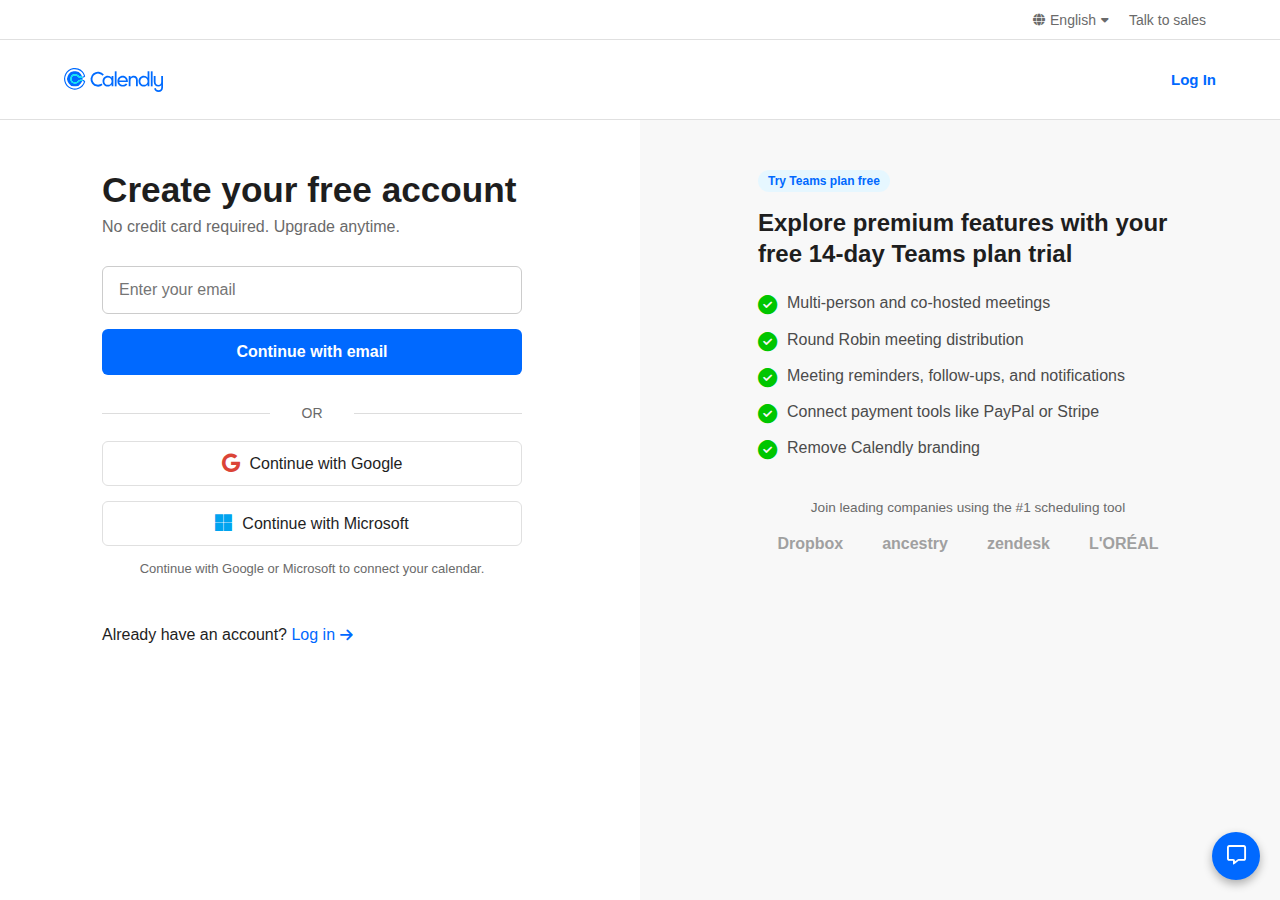
<file: index2.html>
<!DOCTYPE html>
<html lang="en">

<head>
    <meta charset="UTF-8">
    <meta name="viewport" content="width=device-width, initial-scale=1.0">
    <title>Create your free account - Calendly</title>
    <link rel="stylesheet" href="/index2.css">
    <link rel="stylesheet" href="https://cdnjs.cloudflare.com/ajax/libs/font-awesome/6.5.1/css/all.min.css">
    <style>
        /* Using a common sans-serif stack */
        body {
            font-family: -apple-system, BlinkMacSystemFont, "Segoe UI", Roboto, "Helvetica Neue", Arial, sans-serif;
        }
    </style>
</head>

<body>

    <div class="utility-header">
        <div class="utility-inner">
            <div class="header-actions">
                <div class="global-dropdown">
                    <i class="fas fa-globe"></i>
                    <span>English</span>
                    <i class="fas fa-caret-down"></i>
                </div>
                <a href="#" class="talk-sales">Talk to sales</a>
            </div>
        </div>
    </div>

    <header class="main-header">
        <div class="header-inner">
            <div class="logo">
                <img src="/img/logo.png.svg" alt="Calendly Logo" class="logo-image">
            </div>
            <a href="/index3.html" class="btn-login">Log In</a>
        </div>
    </header>

    <main class="signup-page">
        <div class="signup-content-container">

            <div class="signup-grid-wrapper">

                <div class="signup-panel-left">
                    <h2 class="form-title">Create your free account</h2>
                    <p class="form-subtitle">No credit card required. Upgrade anytime.</p>

                    <form action="#" method="POST" class="signup-form">
                        <input type="email" placeholder="Enter your email" class="email-input" required>

                        <button type="submit" class="btn-primary-full">
                            Continue with email
                        </button>
                    </form>

                    <div class="separator">OR</div>

                    <button class="social-btn social-google">
                        <i class="fa-brands fa-google social-icon"></i>
                        Continue with Google
                    </button>

                    <button class="social-btn social-microsoft">
                        <i class="fa-brands fa-microsoft social-icon"></i>
                        Continue with Microsoft
                    </button>

                    <p class="connect-prompt">
                        Continue with Google or Microsoft to connect your calendar.
                    </p>

                    <p class="login-prompt">
                        Already have an account?
                        <a href="/index3.html" class="login-link">Log in <i class="fas fa-arrow-right"></i></a>
                    </p>
                </div>

                <div class="signup-panel-right">
                    <span class="tag-teams">Try Teams plan free</span>
                    <h3 class="features-title">Explore premium features with your free 14-day Teams plan trial</h3>

                    <ul class="features-list">
                        <li><i class="fas fa-check-circle check-icon"></i> Multi-person and co-hosted meetings</li>
                        <li><i class="fas fa-check-circle check-icon"></i> Round Robin meeting distribution</li>
                        <li><i class="fas fa-check-circle check-icon"></i> Meeting reminders, follow-ups, and
                            notifications</li>
                        <li><i class="fas fa-check-circle check-icon"></i> Connect payment tools like PayPal or Stripe
                        </li>
                        <li><i class="fas fa-check-circle check-icon"></i> Remove Calendly branding</li>
                    </ul>

                    <p class="leading-companies-text">
                        Join leading companies using the #1 scheduling tool
                    </p>

                    <div class="company-logos">
                        <span>Dropbox</span>
                        <span>ancestry</span>
                        <span>zendesk</span>
                        <span>L'ORÉAL</span>
                    </div>
                </div>

            </div>
        </div>
    </main>

    <div class="chat-button">
        <i class="fa-regular fa-message"></i>
    </div>
</body>

</html>
</file>
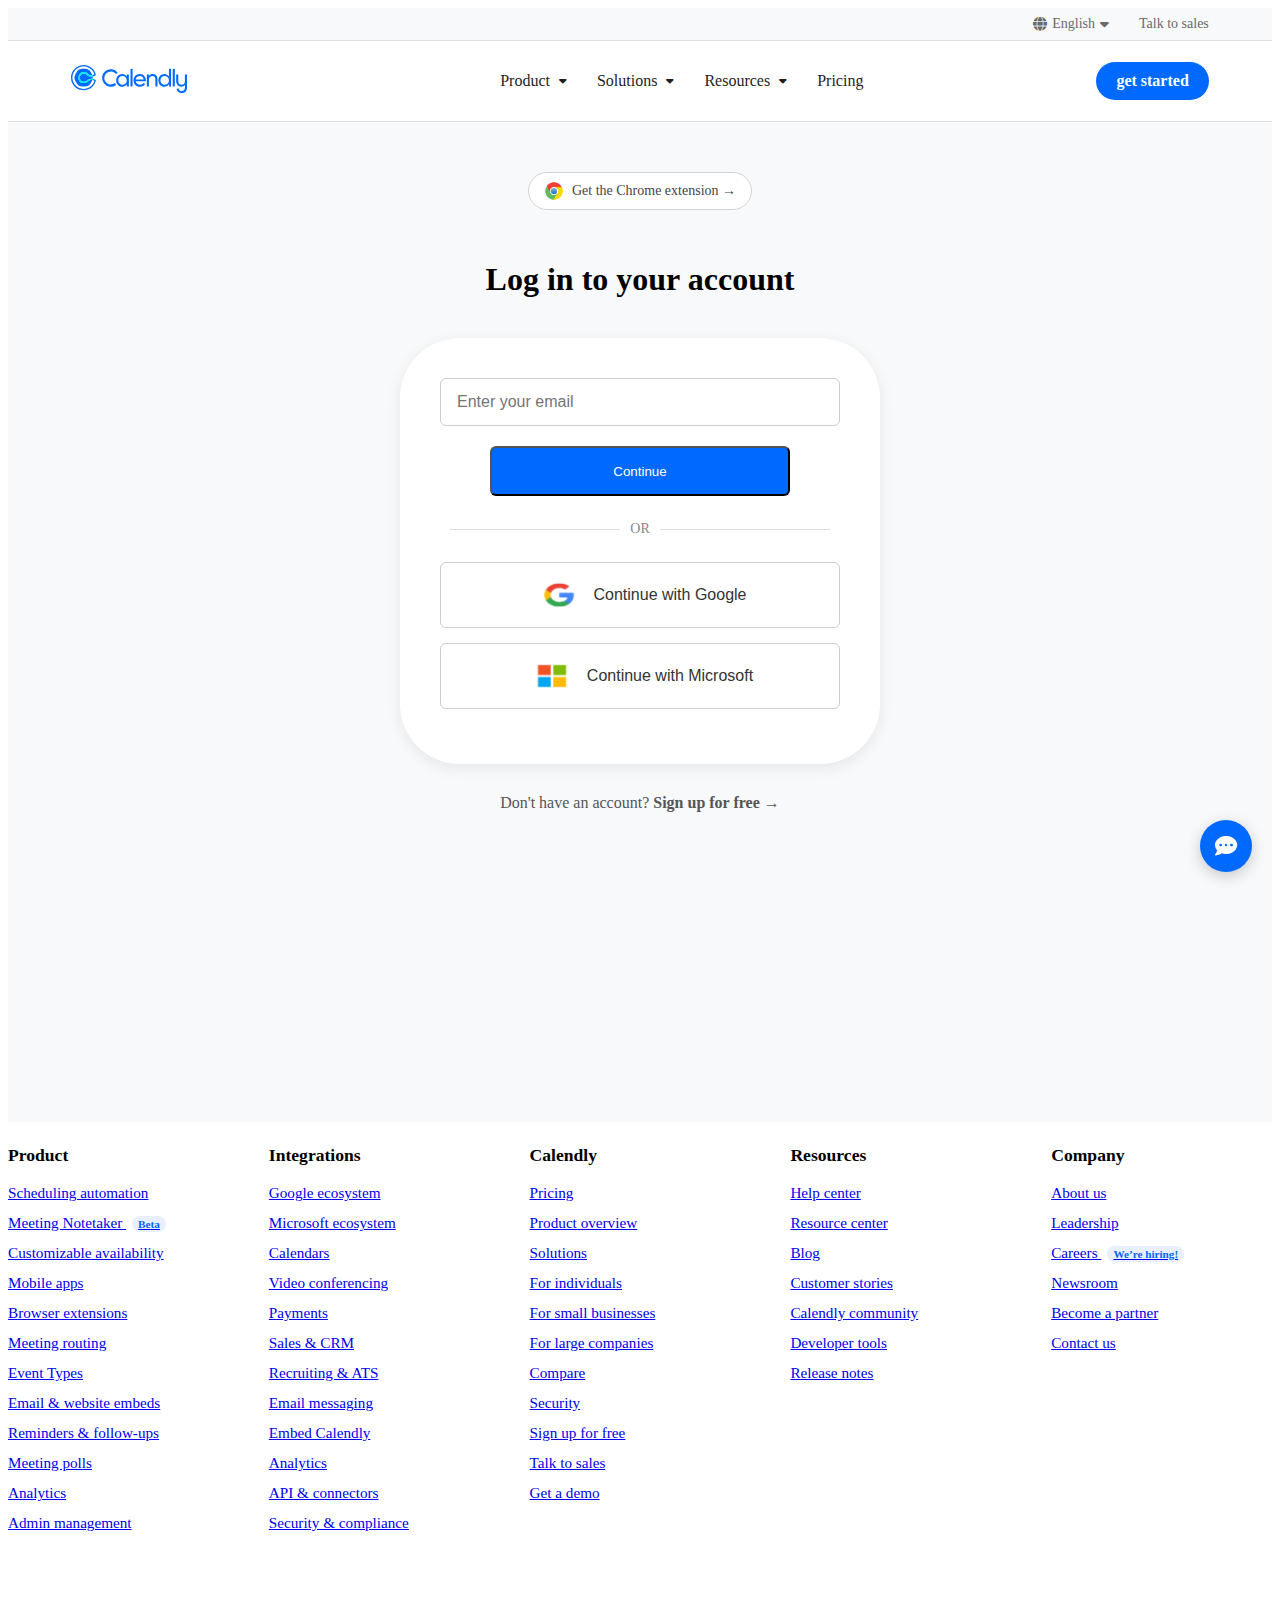
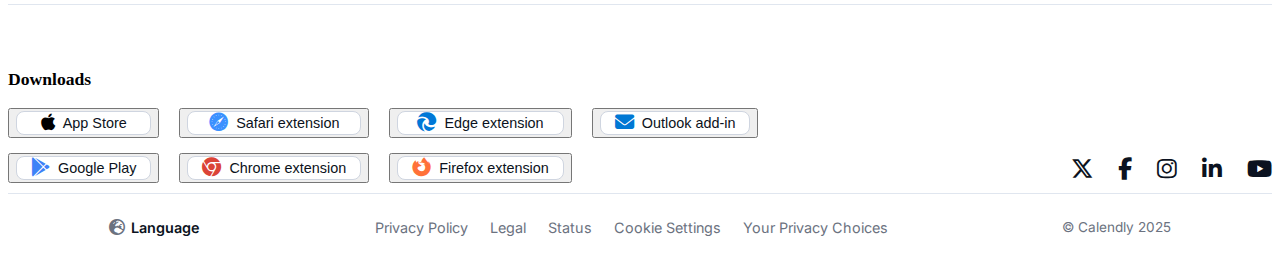
<file: index3.html>
<!DOCTYPE html>
<html lang="en">

<head>
    <meta charset="UTF-8">
    <meta name="viewport" content="width=device-width, initial-scale=1.0">
    <title>Calendly Clone: Scheduling Automation Platform</title>
    <link rel="stylesheet" href="/index3.css">
    <link rel="stylesheet" href="https://cdnjs.cloudflare.com/ajax/libs/font-awesome/6.5.1/css/all.min.css">
    <link href="https://fonts.googleapis.com/css2?family=Inter:wght@400;500;600;700;800&display=swap" rel="stylesheet">
</head>

<body>
    <input type="checkbox" id="menu-toggle" class="menu-toggle" aria-controls="mobile-menu" hidden>

    <div class="global-bar">
        <div class="global-left">
            <div class="global-dropdown">
                <span><i class="fas fa-globe"></i> English</span>
                <i class="fas fa-caret-down global-arrow"></i>
                <ul class="global-menu">
                    <li><a href="#">Global ▾</a></li>
                    <li><a href="#">United States</a></li>
                    <li><a href="#">United Kingdom</a></li>
                    <li><a href="#">Canada</a></li>
                    <li><a href="#">Australia</a></li>
                </ul>
            </div>
        </div>
        <div class="global-right">
            <a href="#" class="talk-sales">Talk to sales</a>
        </div>
    </div>

    <header class="main-header">
        <div class="header-inner">
            <a href="#" class="logo">
                <img src="/img/logo.png.svg" alt="Calendly Logo">
            </a>

            <nav class="main-nav">
                <ul class="nav-list">

                    <li class="nav-item dropdown">
                        <a href="#">Product <i class="fas fa-caret-down"></i></a>
                        <div class="dropdown-menu product-menu two-col">
                            <div class="col">
                                <h4 class="h4-product">Product</h4>
                                <a href="#">Features</a>
                                <a href="#">Pricing</a>
                                <a href="#">Security</a>
                                <a href="#">Customer Stories</a>
                            </div>
                            <div class="col">
                                <h4 class="h4-platform">Platform</h4>
                                <a href="#">Integrations</a>
                                <a href="#">Developers</a>
                                <a href="#">Mobile Apps</a>
                            </div>
                            <div class="shape-blob shape-product-1"></div>
                        </div>
                    </li>

                    <li class="nav-item dropdown">
                        <a href="#">Solutions <i class="fas fa-caret-down"></i></a>
                        <div class="dropdown-menu solution-menu three-col">
                            <div class="col">
                                <h4 class="h4-size">By Business Size</h4>
                                <a href="#">Small Business</a>
                                <a href="#">Mid-Market</a>
                                <a href="#">Enterprise</a>
                            </div>
                            <div class="col">
                                <h4 class="h4-industry">By Industry</h4>
                                <a href="#">Technology</a>
                                <a href="#">Financial Services</a>
                                <a href="#">Higher Education</a>
                                <a href="#">Recruiting</a>
                            </div>
                            <div class="col">
                                <h4 class="h4-team">By Team</h4>
                                <a href="#">Sales</a>
                                <a href="#">Marketing</a>
                                <a href="#">Customer Success</a>
                                <a href="#">Operations</a>
                            </div>
                            <div class="shape-blob shape-solution-1"></div>
                            <div class="shape-blob shape-solution-2"></div>
                        </div>
                    </li>

                    <li class="nav-item dropdown">
                        <a href="#">Resources <i class="fas fa-caret-down"></i></a>
                        <div class="dropdown-menu resource-menu two-col">
                            <div class="col">
                                <h4 class="h4-explore">Explore</h4>
                                <a href="#">Blog</a>
                                <a href="#">Help Center</a>
                                <a href="#">Tools</a>
                                <a href="#">API Documentation</a>
                            </div>
                            <div class="col">
                                <h4 class="h4-learn">Learn & Connect</h4>
                                <a href="#">Video Tutorials</a>
                                <a href="#">Community</a>
                                <a href="#">Webinars</a>
                            </div>
                            <div class="shape-blob shape-resource-1"></div>
                        </div>
                    </li>

                    <li class="nav-item"><a href="index5.html">Pricing</a></li>
                </ul>
            </nav>

            <div class="actions">
                <a href="index2.html" class="btn-primary">Get started</a>

                <label for="menu-toggle" class="hamburger">
                    <span></span>
                    <span></span>
                    <span></span>
                </label>
            </div>
        </div>
    </header>

    <div class="mobile-menu" id="mobile-menu">
        <ul>
            <li><a href="#">Product</a></li>
            <li><a href="#">Solutions</a></li>
            <li><a href="#">Resources</a></li>
            <li><a href="#">Pricing</a></li>
            <li class="divider"></li>
            <li><a href="index2.css" class="btn-primary">Get started</a></li>
        </ul>
    </div>
    <div class="login-container">
        <div class="extension-link">
            <img src="/img/imgi_20_Chrome.png" alt="Chrome icon" class="chrome-icon">
            Get the Chrome extension →
        </div>

        <h1 class="main-heading">Log in to your account</h1>

        <div class="login-box">
            <form>
                <input type="email" placeholder="Enter your email" class="email-input">

                <button class="Continue"><a href="">Continue</a></button>
            </form>

            <div class="separator">OR</div>

            <button class="social-btn google-btn">
                <img src="/img/imgi_3_googleLogo.png" alt="Google icon" class="social-icon" width="90px" height="60px">
                Continue with Google
            </button>

            <button class="social-btn microsoft-btn">
                <img src="/img/imgi_82_default.png" alt="Microsoft icon" class="social-icon">
                Continue with Microsoft
            </button>
        </div>

        <div class="signup-prompt">
            Don't have an account? <a href="#" class="signup-link">Sign up for free →</a>
        </div>
    </div>





    <footer>
        <div class="footer-columns">
            <div class="col">
                <h4>Product</h4>
                <ul>
                    <li><a href="#">Scheduling automation</a></li>
                    <li><a href="#">Meeting Notetaker <span class="tag">Beta</span></a></li>
                    <li><a href="#">Customizable availability</a></li>
                    <li><a href="#">Mobile apps</a></li>
                    <li><a href="#">Browser extensions</a></li>
                    <li><a href="#">Meeting routing</a></li>
                    <li><a href="#">Event Types</a></li>
                    <li><a href="#">Email & website embeds</a></li>
                    <li><a href="#">Reminders & follow-ups</a></li>
                    <li><a href="#">Meeting polls</a></li>
                    <li><a href="#">Analytics</a></li>
                    <li><a href="#">Admin management</a></li>
                </ul>
            </div>

            <div class="col">
                <h4>Integrations</h4>
                <ul>
                    <li><a href="#">Google ecosystem</a></li>
                    <li><a href="#">Microsoft ecosystem</a></li>
                    <li><a href="#">Calendars</a></li>
                    <li><a href="#">Video conferencing</a></li>
                    <li><a href="#">Payments</a></li>
                    <li><a href="#">Sales & CRM</a></li>
                    <li><a href="#">Recruiting & ATS</a></li>
                    <li><a href="#">Email messaging</a></li>
                    <li><a href="#">Embed Calendly</a></li>
                    <li><a href="#">Analytics</a></li>
                    <li><a href="#">API & connectors</a></li>
                    <li><a href="#">Security & compliance</a></li>
                </ul>
            </div>

            <div class="col">
                <h4>Calendly</h4>
                <ul>
                    <li><a href="#">Pricing</a></li>
                    <li><a href="#">Product overview</a></li>
                    <li><a href="#">Solutions</a></li>
                    <li><a href="#">For individuals</a></li>
                    <li><a href="#">For small businesses</a></li>
                    <li><a href="#">For large companies</a></li>
                    <li><a href="#">Compare</a></li>
                    <li><a href="#">Security</a></li>
                    <li><a href="#">Sign up for free</a></li>
                    <li><a href="#">Talk to sales</a></li>
                    <li><a href="#">Get a demo</a></li>
                </ul>
            </div>

            <div class="col">
                <h4>Resources</h4>
                <ul>
                    <li><a href="#">Help center</a></li>
                    <li><a href="#">Resource center</a></li>
                    <li><a href="#">Blog</a></li>
                    <li><a href="#">Customer stories</a></li>
                    <li><a href="#">Calendly community</a></li>
                    <li><a href="#">Developer tools</a></li>
                    <li><a href="#">Release notes</a></li>
                </ul>
            </div>

            <div class="col">
                <h4>Company</h4>
                <ul>
                    <li><a href="#">About us</a></li>
                    <li><a href="#">Leadership</a></li>
                    <li><a href="#">Careers <span class="tag">We’re hiring!</span></a></li>
                    <li><a href="#">Newsroom</a></li>
                    <li><a href="#">Become a partner</a></li>
                    <li><a href="#">Contact us</a></li>
                </ul>
            </div>
        </div>

        <div class="footer-bottom">
            <div class="downloads">
                <h4>Downloads</h4>
                <div class="download-links">
                    <button><a href="#"><i class="fa-brands fa-apple"></i> App Store</a></button>
                    </button>

                    <button> <a href="#"><i class="fa-brands fa-safari"></i> Safari extension</a></button>
                    <button> <a href="#"><i class="fa-brands fa-edge"></i> Edge extension</a></button>
                    <button> <a href="#"><i class="fa-solid fa-envelope"></i> Outlook add-in</a></button>
                    <button> <a href="#"><i class="fa-brands fa-google-play"></i> Google Play</a></button>
                    <button> <a href="#"><i class="fa-brands fa-chrome"></i> Chrome extension</a></button>
                    <button> <a href="#"><i class="fa-brands fa-firefox-browser"></i> Firefox extension</a></button>
                </div>
            </div>
            <div class="socials">
                <a href="#"><i class="fa-brands fa-x-twitter"></i></a>
                <a href="#"><i class="fa-brands fa-facebook-f"></i></a>
                <a href="#"><i class="fa-brands fa-instagram"></i></a>
                <a href="#"><i class="fa-brands fa-linkedin-in"></i></a>
                <a href="#"><i class="fa-brands fa-youtube"></i></a>
            </div>
        </div>

        <div class="footer-legal">
            <div class="footer-legal-left">
                <div class="language-selector">
                    <i class="fa-solid fa-earth-europe"></i>
                    <span class="language-text">Language</span>
                    <ul class="language-dropdown">
                        <li><a href="#">English (US)</a></li>
                        <li><a href="#">Español</a></li>
                        <li><a href="#">Deutsch</a></li>
                        <li><a href="#">Français</a></li>
                        <li><a href="#">Português (Brasil)</a></li>
                    </ul>
                </div>
            </div>


            <div class="footer-legal-center">
                <a href="#">Privacy Policy</a>
                <a href="#">Legal</a>
                <a href="#">Status</a>
                <a href="#">Cookie Settings</a>
                <a href="#">Your Privacy Choices</a>
            </div>

            <div class="footer-legal-right">
                <p>© Calendly 2025</p>
            </div>
        </div>

        <div class="chat-button">
            <i class="fas fa-comment-dots"></i>
        </div>
    </footer>
</body>

</html>
</file>
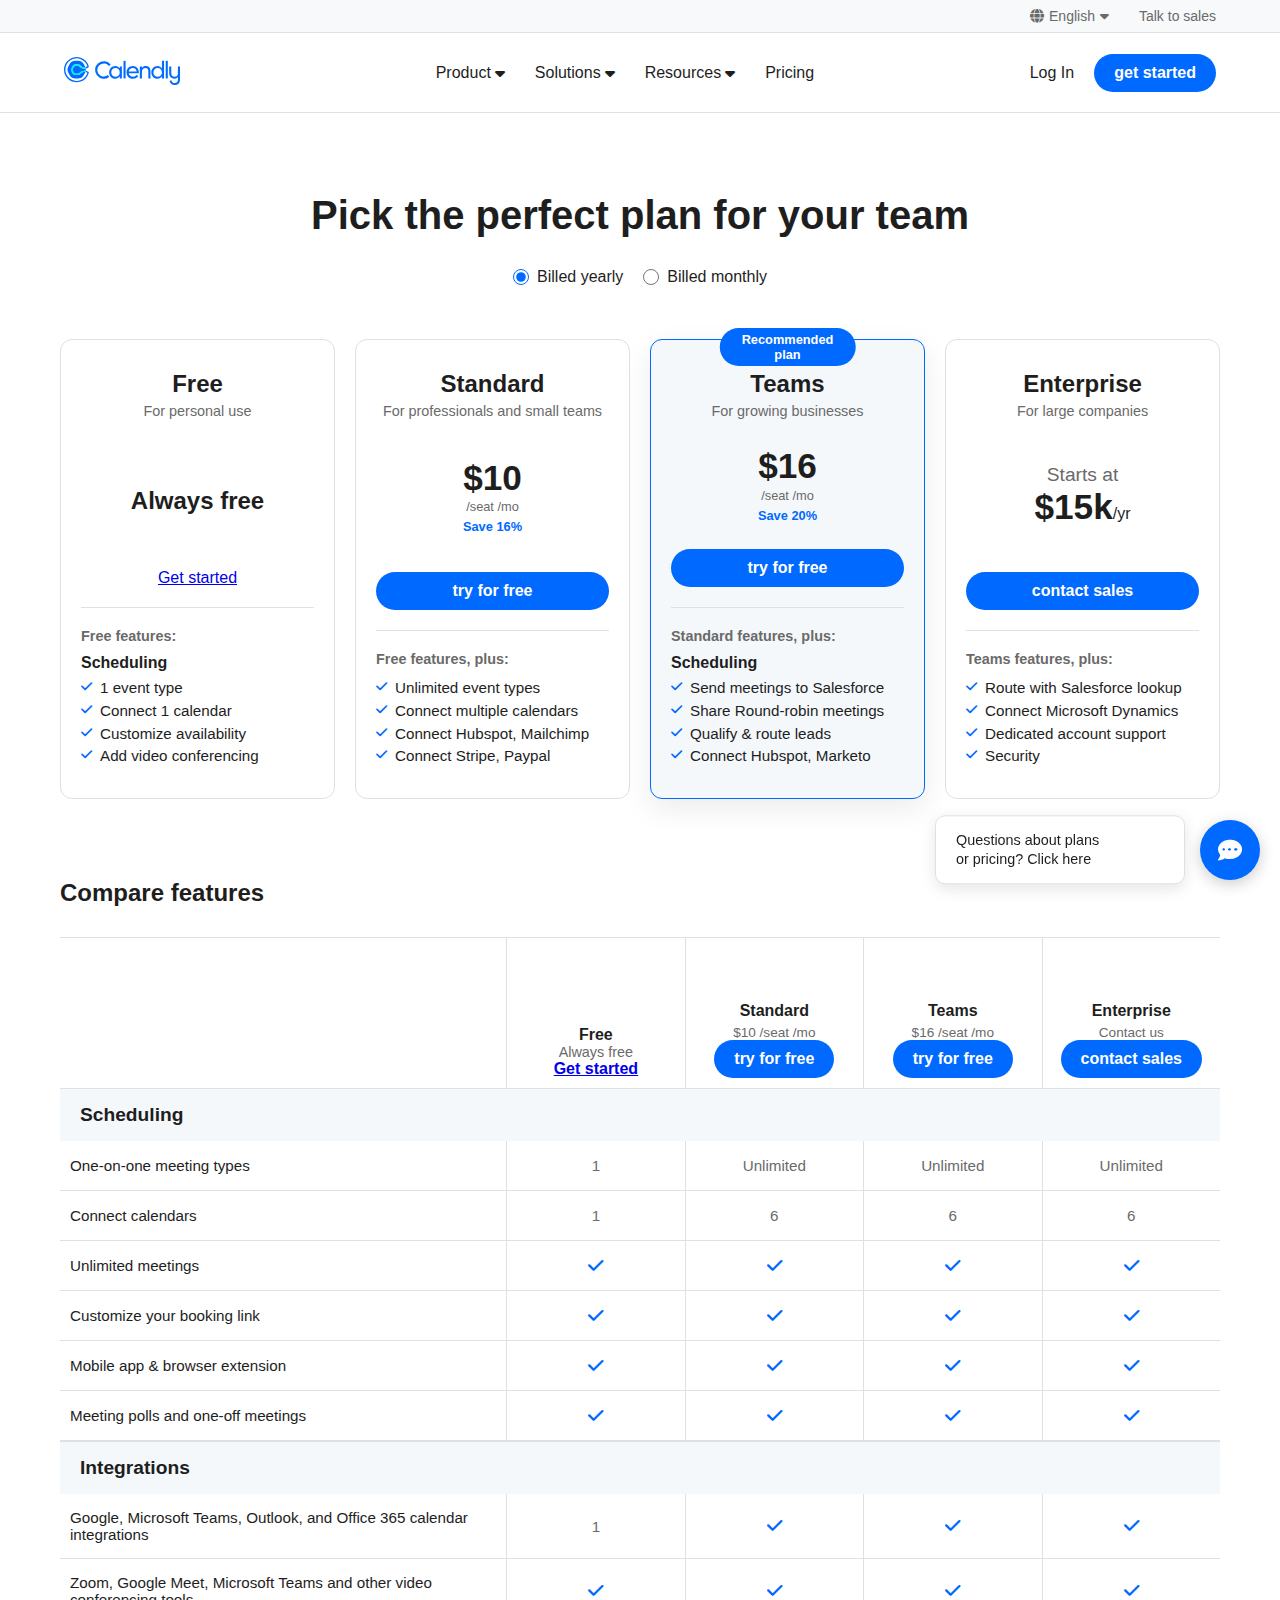
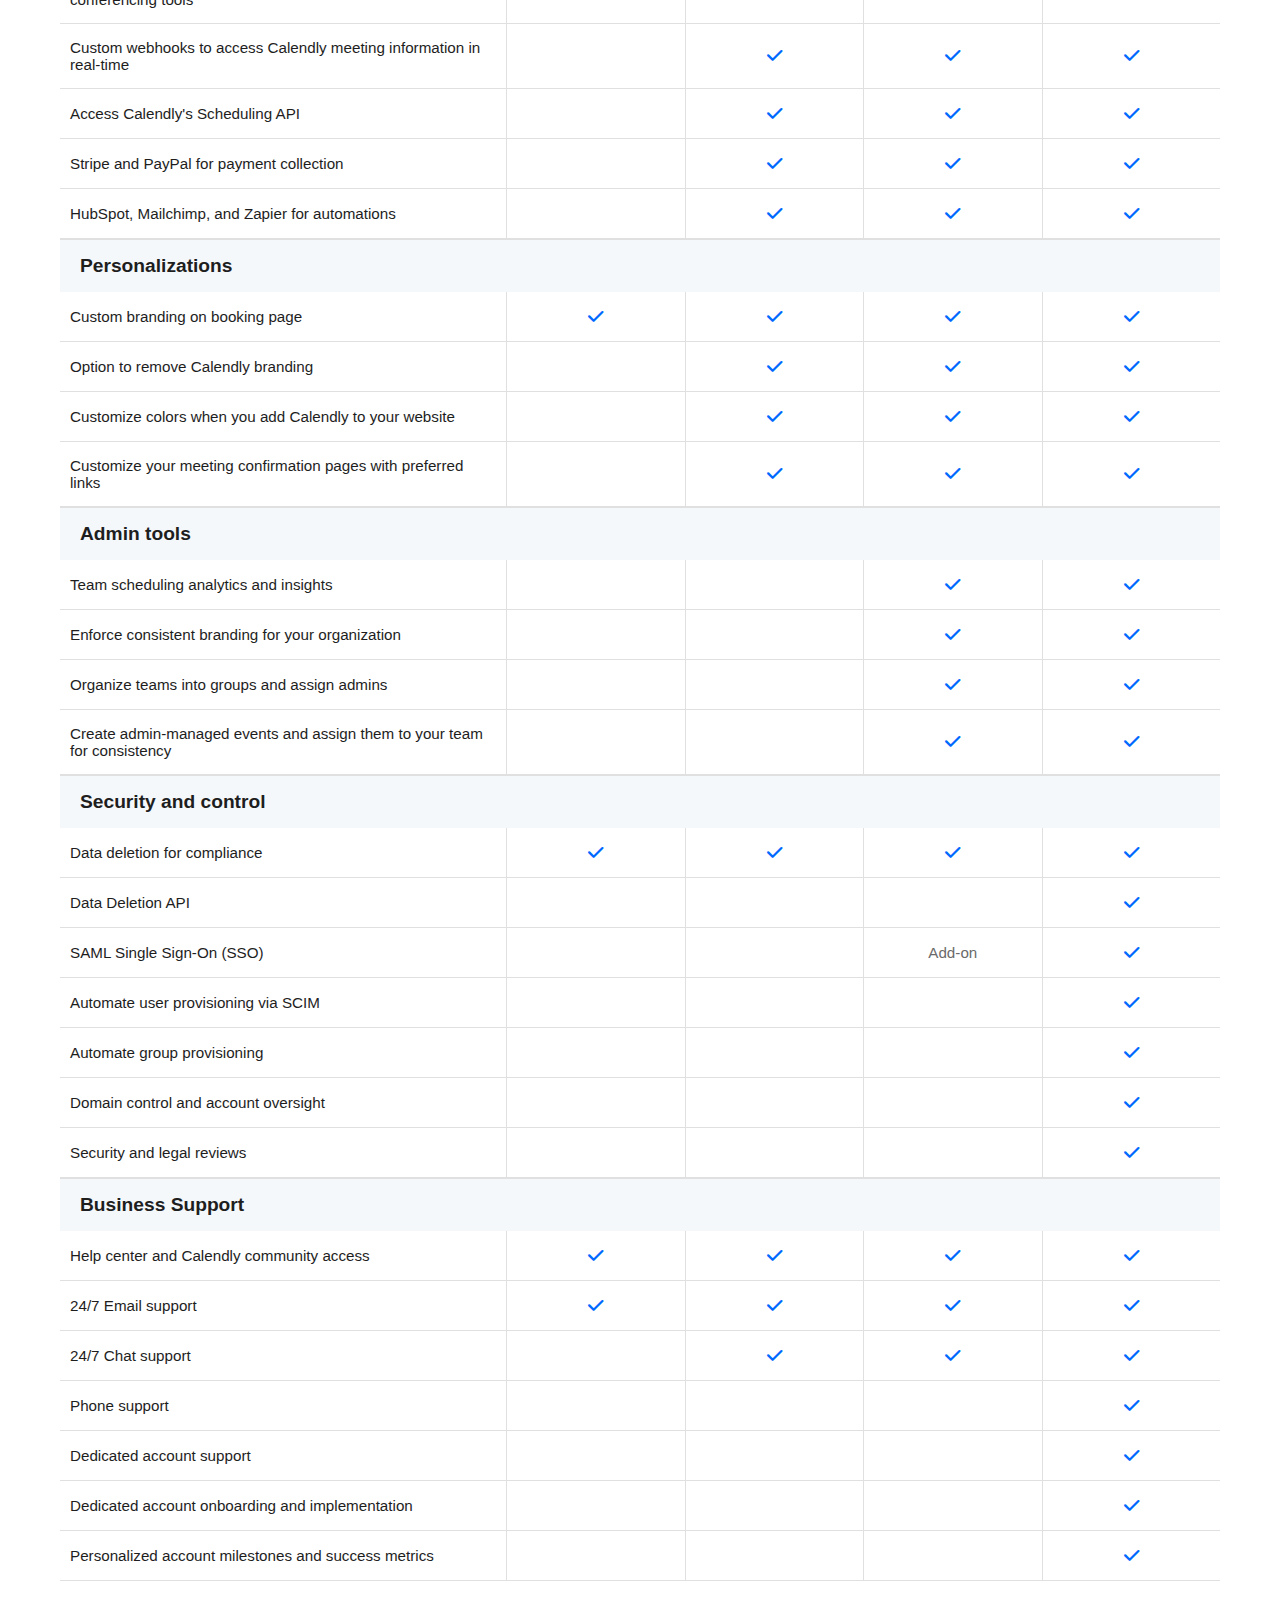
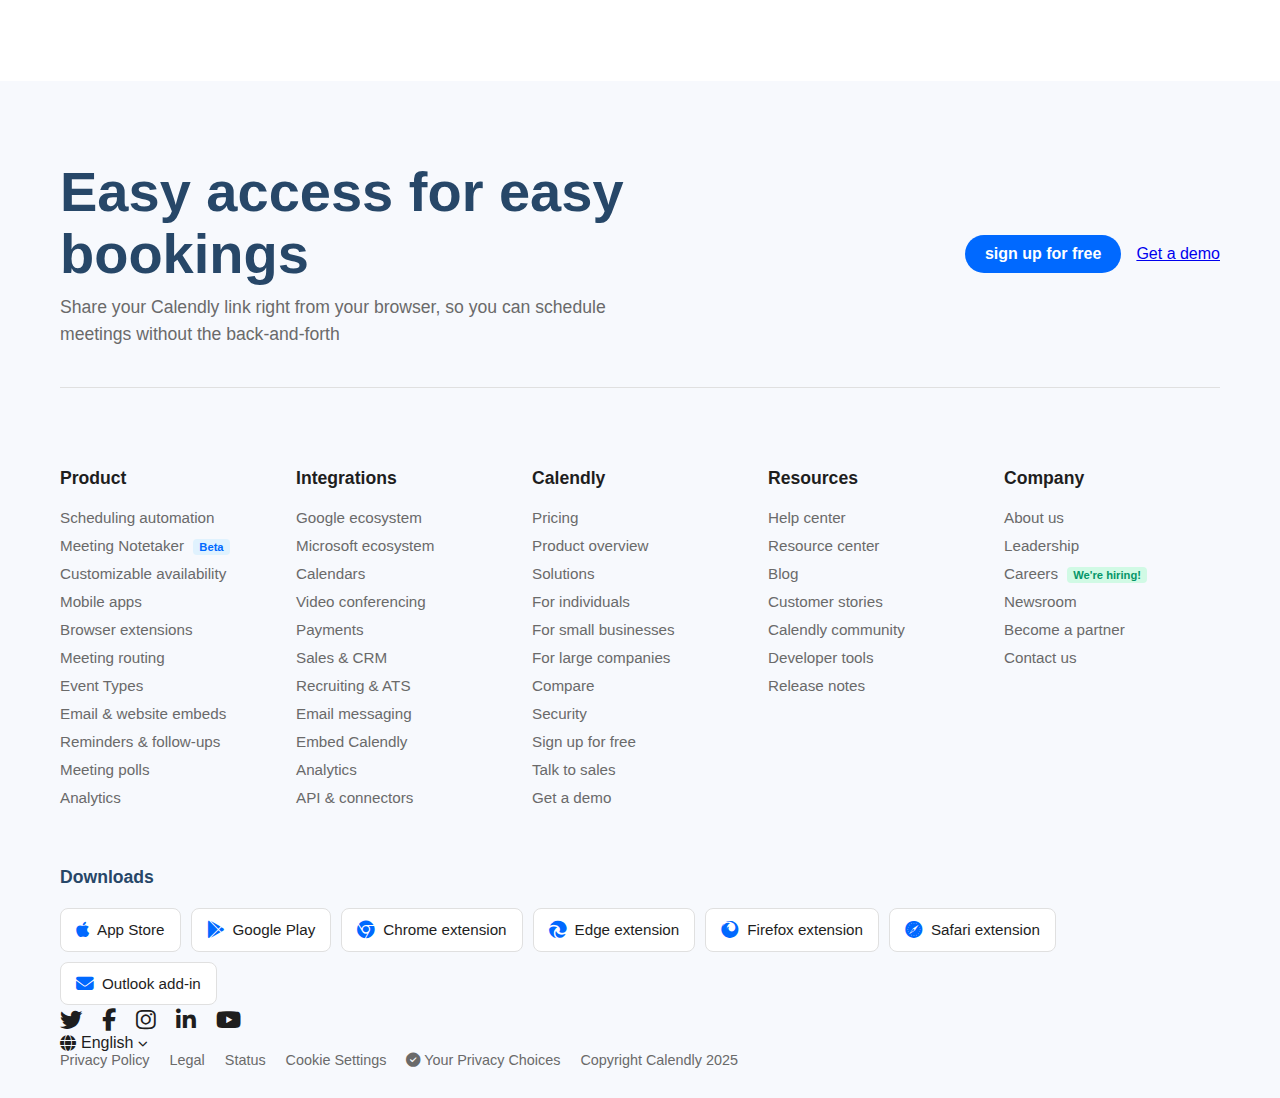
<file: index5.html>
<!DOCTYPE html>
<html lang="en">

<head>
    <meta charset="UTF-8">
    <meta name="viewport" content="width=device-width, initial-scale=1.0">
    <title>Calendly Pricing Page</title>
    <link rel="stylesheet" href="index5.css">
    <link rel="stylesheet" href="https://cdnjs.cloudflare.com/ajax/libs/font-awesome/6.5.1/css/all.min.css">
</head>

<body>

    <input type="checkbox" id="menu-toggle" class="menu-toggle" aria-controls="mobile-menu" hidden>

    <div class="global-bar">
        <div class="global-left">
            <div class="global-dropdown">
                <span><i class="fas fa-globe"></i> English</span>
                <i class="fas fa-caret-down global-arrow"></i>
                <ul class="global-menu">
                    <li><a href="#">Global ▾</a></li>
                    <li><a href="#">United States</a></li>
                    <li><a href="#">United Kingdom</a></li>
                    <li><a href="#">Canada</a></li>
                    <li><a href="#">Australia</a></li>
                </ul>
            </div>
        </div>
        <div class="global-right">
            <a href="#" class="talk-sales">Talk to sales</a>
        </div>
    </div>

    <header class="main-header">
        <div class="header-inner">
            <a href="#" class="logo">
                <img src="/img/logo.png.svg" alt="Calendly Logo">
            </a>

            <nav class="main-nav">
                <ul class="nav-list">

                    <li class="nav-item dropdown">
                        <a href="#">Product <i class="fas fa-caret-down"></i></a>
                        <div class="dropdown-menu product-menu two-col">
                            <div class="col">
                                <h4 class="h4-product">Product</h4>
                                <a href="#">Features</a>
                                <a href="#">Pricing</a>
                                <a href="#">Security</a>
                                <a href="#">Customer Stories</a>
                            </div>
                            <div class="col">
                                <h4 class="h4-platform">Platform</h4>
                                <a href="#">Integrations</a>
                                <a href="#">Developers</a>
                                <a href="#">Mobile Apps</a>
                            </div>
                            <div class="shape-blob shape-product-1"></div>
                        </div>
                    </li>

                    <li class="nav-item dropdown">
                        <a href="#">Solutions <i class="fas fa-caret-down"></i></a>
                        <div class="dropdown-menu solution-menu three-col">
                            <div class="col">
                                <h4 class="h4-size">By Business Size</h4>
                                <a href="#">Small Business</a>
                                <a href="#">Mid-Market</a>
                                <a href="#">Enterprise</a>
                            </div>
                            <div class="col">
                                <h4 class="h4-industry">By Industry</h4>
                                <a href="#">Technology</a>
                                <a href="#">Financial Services</a>
                                <a href="#">Higher Education</a>
                                <a href="#">Recruiting</a>
                            </div>
                            <div class="col">
                                <h4 class="h4-team">By Team</h4>
                                <a href="#">Sales</a>
                                <a href="#">Marketing</a>
                                <a href="#">Customer Success</a>
                                <a href="#">Operations</a>
                            </div>
                            <div class="shape-blob shape-solution-1"></div>
                            <div class="shape-blob shape-solution-2"></div>
                        </div>
                    </li>

                    <li class="nav-item dropdown">
                        <a href="#">Resources <i class="fas fa-caret-down"></i></a>
                        <div class="dropdown-menu resource-menu two-col">
                            <div class="col">
                                <h4 class="h4-explore">Explore</h4>
                                <a href="#">Blog</a>
                                <a href="#">Help Center</a>
                                <a href="#">Tools</a>
                                <a href="#">API Documentation</a>
                            </div>
                            <div class="col">
                                <h4 class="h4-learn">Learn & Connect</h4>
                                <a href="#">Video Tutorials</a>
                                <a href="#">Community</a>
                                <a href="#">Webinars</a>
                            </div>
                            <div class="shape-blob shape-resource-1"></div>
                        </div>
                    </li>

                    <li class="nav-item"><a href="#">Pricing</a></li>
                </ul>
            </nav>

            <div class="actions">
                <a href="/index3.html" class="login">Log In</a>
                <a href="/index2.html" class="btn-primary">Get started</a>

                <label for="menu-toggle" class="hamburger">
                    <span></span>
                    <span></span>
                    <span></span>
                </label>
            </div>
        </div>
    </header>

    <div class="mobile-menu" id="mobile-menu">
        <ul>
            <li><a href="#">Product</a></li>
            <li><a href="#">Solutions</a></li>
            <li><a href="#">Resources</a></li>
            <li><a href="#">Pricing</a></li>
            <li class="divider"></li>
            <li><a href="#" class="login">Log In</a></li>
            <li><a href="#" class="btn-primary">Get started</a></li>
        </ul>
    </div>

    <main class="calendly-pricing-page">

        <section class="pricing-hero-section">
            <h1>Pick the perfect plan for your team</h1>

            <div class="billing-toggle">
                <label>
                    <input type="radio" name="billing" value="yearly" checked>
                    Billed yearly
                </label>
                <label>
                    <input type="radio" name="billing" value="monthly">
                    Billed monthly
                </label>
            </div>
        </section>

        <section class="pricing-cards-section">
            <div class="pricing-card-grid">

                <div class="card free">
                    <h2>Free</h2>
                    <p class="for-who">For personal use</p>
                    <div class="price-box">
                        <span class="price-large">Always free</span>
                    </div>
                    <a href="#" class="btn btn-dark">Get started</a>
                    <div class="features-summary">
                        <h3>Free features:</h3>
                        <h4 class="category-heading">Scheduling</h4>
                        <ul>
                            <li><i class="fas fa-check"></i> 1 event type</li>
                            <li><i class="fas fa-check"></i> Connect 1 calendar</li>
                            <li><i class="fas fa-check"></i> Customize availability</li>
                            <li><i class="fas fa-check"></i> Add video conferencing</li>
                        </ul>
                    </div>
                </div>

                <div class="card standard">
                    <h2>Standard</h2>
                    <p class="for-who">For professionals and small teams</p>
                    <div class="price-box">
                        <span class="price-large">$10</span>
                        <span class="per-user">/seat /mo</span>
                        <span class="save-tag">Save 16%</span>
                    </div>
                    <a href="#" class="btn btn-primary">Try for free</a>
                    <div class="features-summary">
                        <h3>Free features, plus:</h3>
                        <ul>
                            <li><i class="fas fa-check"></i> Unlimited event types</li>
                            <li><i class="fas fa-check"></i> Connect multiple calendars</li>
                            <li><i class="fas fa-check"></i> Connect Hubspot, Mailchimp</li>
                            <li><i class="fas fa-check"></i> Connect Stripe, Paypal</li>
                        </ul>
                    </div>
                </div>

                <div class="card teams recommended">
                    <div class="recommended-tag">Recommended plan</div>
                    <h2>Teams</h2>
                    <p class="for-who">For growing businesses</p>
                    <div class="price-box">
                        <span class="price-large">$16</span>
                        <span class="per-user">/seat /mo</span>
                        <span class="save-tag">Save 20%</span>
                    </div>
                    <a href="#" class="btn btn-primary">Try for free</a>
                    <div class="features-summary">
                        <h3>Standard features, plus:</h3>
                        <h4 class="category-heading">Scheduling</h4>
                        <ul>
                            <li><i class="fas fa-check"></i> Send meetings to Salesforce</li>
                            <li><i class="fas fa-check"></i> Share Round-robin meetings</li>
                            <li><i class="fas fa-check"></i> Qualify & route leads</li>
                            <li><i class="fas fa-check"></i> Connect Hubspot, Marketo</li>
                        </ul>
                    </div>
                </div>

                <div class="card enterprise">
                    <h2>Enterprise</h2>
                    <p class="for-who">For large companies</p>
                    <div class="price-box">
                        <span class="price-large starts-at">Starts at </span>
                        <span class="price-large">$15k<span class="per-year">/yr</span></span>
                    </div>
                    <a href="#" class="btn btn-primary">Contact sales</a>
                    <div class="features-summary">
                        <h3>Teams features, plus:</h3>
                        <ul>
                            <li><i class="fas fa-check"></i> Route with Salesforce lookup</li>
                            <li><i class="fas fa-check"></i> Connect Microsoft Dynamics</li>
                            <li><i class="fas fa-check"></i> Dedicated account support</li>
                            <li><i class="fas fa-check"></i> Security</li>
                        </ul>
                    </div>
                </div>
            </div>
        </section>

        <section class="comparison-section">
            <h2 class="comparison-title">Compare features</h2>

            <div class="comparison-table-wrapper">
                <div class="comparison-table">
                    <div class="table-header">
                        <div class="feature-column-header"></div>
                        <div class="plan-column-header">
                            Free <span class="always-free">Always free</span>
                            <a href="#" class="btn btn-dark btn-small">Get started</a>
                        </div>
                        <div class="plan-column-header">
                            Standard <span class="price-subtext">$10 /seat /mo</span>
                            <a href="#" class="btn btn-primary btn-small">Try for free</a>
                        </div>
                        <div class="plan-column-header">
                            Teams <span class="price-subtext">$16 /seat /mo</span>
                            <a href="#" class="btn btn-primary btn-small">Try for free</a>
                        </div>
                        <div class="plan-column-header">
                            Enterprise <span class="price-subtext">Contact us</span>
                            <a href="#" class="btn btn-primary btn-small">Contact sales</a>
                        </div>
                    </div>
                    <div class="category-row">
                        <h3>Scheduling</h3>
                    </div>
                    <div class="table-row">
                        <div class="feature-name">One-on-one meeting types</div>
                        <div class="feature-value">1</div>
                        <div class="feature-value">Unlimited</div>
                        <div class="feature-value">Unlimited</div>
                        <div class="feature-value">Unlimited</div>
                    </div>
                    <div class="table-row">
                        <div class="feature-name">Connect calendars</div>
                        <div class="feature-value">1</div>
                        <div class="feature-value">6</div>
                        <div class="feature-value">6</div>
                        <div class="feature-value">6</div>
                    </div>
                    <div class="table-row">
                        <div class="feature-name">Unlimited meetings</div>
                        <div class="feature-value"><i class="fas fa-check"></i></div>
                        <div class="feature-value"><i class="fas fa-check"></i></div>
                        <div class="feature-value"><i class="fas fa-check"></i></div>
                        <div class="feature-value"><i class="fas fa-check"></i></div>
                    </div>
                    <div class="table-row">
                        <div class="feature-name">Customize your booking link</div>
                        <div class="feature-value"><i class="fas fa-check"></i></div>
                        <div class="feature-value"><i class="fas fa-check"></i></div>
                        <div class="feature-value"><i class="fas fa-check"></i></div>
                        <div class="feature-value"><i class="fas fa-check"></i></div>
                    </div>
                    <div class="table-row">
                        <div class="feature-name">Mobile app & browser extension</div>
                        <div class="feature-value"><i class="fas fa-check"></i></div>
                        <div class="feature-value"><i class="fas fa-check"></i></div>
                        <div class="feature-value"><i class="fas fa-check"></i></div>
                        <div class="feature-value"><i class="fas fa-check"></i></div>
                    </div>
                    <div class="table-row">
                        <div class="feature-name">Meeting polls and one-off meetings</div>
                        <div class="feature-value"><i class="fas fa-check"></i></div>
                        <div class="feature-value"><i class="fas fa-check"></i></div>
                        <div class="feature-value"><i class="fas fa-check"></i></div>
                        <div class="feature-value"><i class="fas fa-check"></i></div>
                    </div>

                    <div class="category-row">
                        <h3>Integrations</h3>
                    </div>
                    <div class="table-row">
                        <div class="feature-name">Google, Microsoft Teams, Outlook, and Office 365 calendar integrations
                        </div>
                        <div class="feature-value">1</div>
                        <div class="feature-value"><i class="fas fa-check"></i></div>
                        <div class="feature-value"><i class="fas fa-check"></i></div>
                        <div class="feature-value"><i class="fas fa-check"></i></div>
                    </div>
                    <div class="table-row">
                        <div class="feature-name">Zoom, Google Meet, Microsoft Teams and other video conferencing tools
                        </div>
                        <div class="feature-value"><i class="fas fa-check"></i></div>
                        <div class="feature-value"><i class="fas fa-check"></i></div>
                        <div class="feature-value"><i class="fas fa-check"></i></div>
                        <div class="feature-value"><i class="fas fa-check"></i></div>
                    </div>
                    <div class="table-row">
                        <div class="feature-name">Custom webhooks to access Calendly meeting information in real-time
                        </div>
                        <div class="feature-value"></div>
                        <div class="feature-value"><i class="fas fa-check"></i></div>
                        <div class="feature-value"><i class="fas fa-check"></i></div>
                        <div class="feature-value"><i class="fas fa-check"></i></div>
                    </div>
                    <div class="table-row">
                        <div class="feature-name">Access Calendly's Scheduling API</div>
                        <div class="feature-value"></div>
                        <div class="feature-value"><i class="fas fa-check"></i></div>
                        <div class="feature-value"><i class="fas fa-check"></i></div>
                        <div class="feature-value"><i class="fas fa-check"></i></div>
                    </div>
                    <div class="table-row">
                        <div class="feature-name">Stripe and PayPal for payment collection</div>
                        <div class="feature-value"></div>
                        <div class="feature-value"><i class="fas fa-check"></i></div>
                        <div class="feature-value"><i class="fas fa-check"></i></div>
                        <div class="feature-value"><i class="fas fa-check"></i></div>
                    </div>
                    <div class="table-row">
                        <div class="feature-name">HubSpot, Mailchimp, and Zapier for automations</div>
                        <div class="feature-value"></div>
                        <div class="feature-value"><i class="fas fa-check"></i></div>
                        <div class="feature-value"><i class="fas fa-check"></i></div>
                        <div class="feature-value"><i class="fas fa-check"></i></div>
                    </div>

                    <div class="category-row">
                        <h3>Personalizations</h3>
                    </div>
                    <div class="table-row">
                        <div class="feature-name">Custom branding on booking page</div>
                        <div class="feature-value"><i class="fas fa-check"></i></div>
                        <div class="feature-value"><i class="fas fa-check"></i></div>
                        <div class="feature-value"><i class="fas fa-check"></i></div>
                        <div class="feature-value"><i class="fas fa-check"></i></div>
                    </div>
                    <div class="table-row">
                        <div class="feature-name">Option to remove Calendly branding</div>
                        <div class="feature-value"></div>
                        <div class="feature-value"><i class="fas fa-check"></i></div>
                        <div class="feature-value"><i class="fas fa-check"></i></div>
                        <div class="feature-value"><i class="fas fa-check"></i></div>
                    </div>
                    <div class="table-row">
                        <div class="feature-name">Customize colors when you add Calendly to your website</div>
                        <div class="feature-value"></div>
                        <div class="feature-value"><i class="fas fa-check"></i></div>
                        <div class="feature-value"><i class="fas fa-check"></i></div>
                        <div class="feature-value"><i class="fas fa-check"></i></div>
                    </div>
                    <div class="table-row">
                        <div class="feature-name">Customize your meeting confirmation pages with preferred links</div>
                        <div class="feature-value"></div>
                        <div class="feature-value"><i class="fas fa-check"></i></div>
                        <div class="feature-value"><i class="fas fa-check"></i></div>
                        <div class="feature-value"><i class="fas fa-check"></i></div>
                    </div>

                    <div class="category-row">
                        <h3>Admin tools</h3>
                    </div>
                    <div class="table-row">
                        <div class="feature-name">Team scheduling analytics and insights</div>
                        <div class="feature-value"></div>
                        <div class="feature-value"></div>
                        <div class="feature-value"><i class="fas fa-check"></i></div>
                        <div class="feature-value"><i class="fas fa-check"></i></div>
                    </div>
                    <div class="table-row">
                        <div class="feature-name">Enforce consistent branding for your organization</div>
                        <div class="feature-value"></div>
                        <div class="feature-value"></div>
                        <div class="feature-value"><i class="fas fa-check"></i></div>
                        <div class="feature-value"><i class="fas fa-check"></i></div>
                    </div>
                    <div class="table-row">
                        <div class="feature-name">Organize teams into groups and assign admins</div>
                        <div class="feature-value"></div>
                        <div class="feature-value"></div>
                        <div class="feature-value"><i class="fas fa-check"></i></div>
                        <div class="feature-value"><i class="fas fa-check"></i></div>
                    </div>
                    <div class="table-row">
                        <div class="feature-name">Create admin-managed events and assign them to your team for
                            consistency</div>
                        <div class="feature-value"></div>
                        <div class="feature-value"></div>
                        <div class="feature-value"><i class="fas fa-check"></i></div>
                        <div class="feature-value"><i class="fas fa-check"></i></div>
                    </div>

                    <div class="category-row">
                        <h3>Security and control</h3>
                    </div>
                    <div class="table-row">
                        <div class="feature-name">Data deletion for compliance</div>
                        <div class="feature-value"><i class="fas fa-check"></i></div>
                        <div class="feature-value"><i class="fas fa-check"></i></div>
                        <div class="feature-value"><i class="fas fa-check"></i></div>
                        <div class="feature-value"><i class="fas fa-check"></i></div>
                    </div>
                    <div class="table-row">
                        <div class="feature-name">Data Deletion API</div>
                        <div class="feature-value"></div>
                        <div class="feature-value"></div>
                        <div class="feature-value"></div>
                        <div class="feature-value"><i class="fas fa-check"></i></div>
                    </div>
                    <div class="table-row">
                        <div class="feature-name">SAML Single Sign-On (SSO)</div>
                        <div class="feature-value"></div>
                        <div class="feature-value"></div>
                        <div class="feature-value">Add-on</div>
                        <div class="feature-value"><i class="fas fa-check"></i></div>
                    </div>
                    <div class="table-row">
                        <div class="feature-name">Automate user provisioning via SCIM</div>
                        <div class="feature-value"></div>
                        <div class="feature-value"></div>
                        <div class="feature-value"></div>
                        <div class="feature-value"><i class="fas fa-check"></i></div>
                    </div>
                    <div class="table-row">
                        <div class="feature-name">Automate group provisioning</div>
                        <div class="feature-value"></div>
                        <div class="feature-value"></div>
                        <div class="feature-value"></div>
                        <div class="feature-value"><i class="fas fa-check"></i></div>
                    </div>
                    <div class="table-row">
                        <div class="feature-name">Domain control and account oversight</div>
                        <div class="feature-value"></div>
                        <div class="feature-value"></div>
                        <div class="feature-value"></div>
                        <div class="feature-value"><i class="fas fa-check"></i></div>
                    </div>
                    <div class="table-row">
                        <div class="feature-name">Security and legal reviews</div>
                        <div class="feature-value"></div>
                        <div class="feature-value"></div>
                        <div class="feature-value"></div>
                        <div class="feature-value"><i class="fas fa-check"></i></div>
                    </div>

                    <div class="category-row">
                        <h3>Business Support</h3>
                    </div>
                    <div class="table-row">
                        <div class="feature-name">Help center and Calendly community access</div>
                        <div class="feature-value"><i class="fas fa-check"></i></div>
                        <div class="feature-value"><i class="fas fa-check"></i></div>
                        <div class="feature-value"><i class="fas fa-check"></i></div>
                        <div class="feature-value"><i class="fas fa-check"></i></div>
                    </div>
                    <div class="table-row">
                        <div class="feature-name">24/7 Email support</div>
                        <div class="feature-value"><i class="fas fa-check"></i></div>
                        <div class="feature-value"><i class="fas fa-check"></i></div>
                        <div class="feature-value"><i class="fas fa-check"></i></div>
                        <div class="feature-value"><i class="fas fa-check"></i></div>
                    </div>
                    <div class="table-row">
                        <div class="feature-name">24/7 Chat support</div>
                        <div class="feature-value"></div>
                        <div class="feature-value"><i class="fas fa-check"></i></div>
                        <div class="feature-value"><i class="fas fa-check"></i></div>
                        <div class="feature-value"><i class="fas fa-check"></i></div>
                    </div>
                    <div class="table-row">
                        <div class="feature-name">Phone support</div>
                        <div class="feature-value"></div>
                        <div class="feature-value"></div>
                        <div class="feature-value"></div>
                        <div class="feature-value"><i class="fas fa-check"></i></div>
                    </div>
                    <div class="table-row">
                        <div class="feature-name">Dedicated account support</div>
                        <div class="feature-value"></div>
                        <div class="feature-value"></div>
                        <div class="feature-value"></div>
                        <div class="feature-value"><i class="fas fa-check"></i></div>
                    </div>
                    <div class="table-row">
                        <div class="feature-name">Dedicated account onboarding and implementation</div>
                        <div class="feature-value"></div>
                        <div class="feature-value"></div>
                        <div class="feature-value"></div>
                        <div class="feature-value"><i class="fas fa-check"></i></div>
                    </div>
                    <div class="table-row">
                        <div class="feature-name">Personalized account milestones and success metrics</div>
                        <div class="feature-value"></div>
                        <div class="feature-value"></div>
                        <div class="feature-value"></div>
                        <div class="feature-value"><i class="fas fa-check"></i></div>
                    </div>

                </div>
            </div>
        </section>

    </main>

    <footer class="main-footer">
        <div class="footer-inner">
            <div class="footer-cta-wrapper">
                <div class="footer-cta-text">
                    <h2>Easy access for easy bookings</h2>
                    <p>Share your Calendly link right from your browser, so you can schedule meetings without the
                        back-and-forth</p>
                </div>
                <div class="footer-buttons-cta">
                    <a href="#" class="btn btn-primary btn-cta">Sign up for free</a>
                    <a href="#" class="btn btn-outline btn-cta">Get a demo</a>
                </div>
            </div>

            <div class="footer-links-grid">
                <div class="footer-column">
                    <h4>Product</h4>
                    <ul>
                        <li><a href="#">Scheduling automation</a></li>
                        <li><a href="#">Meeting Notetaker <span class="beta-tag">Beta</span></a></li>
                        <li><a href="#">Customizable availability</a></li>
                        <li><a href="#">Mobile apps</a></li>
                        <li><a href="#">Browser extensions</a></li>
                        <li><a href="#">Meeting routing</a></li>
                        <li><a href="#">Event Types</a></li>
                        <li><a href="#">Email & website embeds</a></li>
                        <li><a href="#">Reminders & follow-ups</a></li>
                        <li><a href="#">Meeting polls</a></li>
                        <li><a href="#">Analytics</a></li>
                    </ul>
                </div>
                <div class="footer-column">
                    <h4>Integrations</h4>
                    <ul>
                        <li><a href="#">Google ecosystem</a></li>
                        <li><a href="#">Microsoft ecosystem</a></li>
                        <li><a href="#">Calendars</a></li>
                        <li><a href="#">Video conferencing</a></li>
                        <li><a href="#">Payments</a></li>
                        <li><a href="#">Sales & CRM</a></li>
                        <li><a href="#">Recruiting & ATS</a></li>
                        <li><a href="#">Email messaging</a></li>
                        <li><a href="#">Embed Calendly</a></li>
                        <li><a href="#">Analytics</a></li>
                        <li><a href="#">API & connectors</a></li>
                    </ul>
                </div>
                <div class="footer-column">
                    <h4>Calendly</h4>
                    <ul>
                        <li><a href="#">Pricing</a></li>
                        <li><a href="#">Product overview</a></li>
                        <li><a href="#">Solutions</a></li>
                        <li><a href="#">For individuals</a></li>
                        <li><a href="#">For small businesses</a></li>
                        <li><a href="#">For large companies</a></li>
                        <li><a href="#">Compare</a></li>
                        <li><a href="#">Security</a></li>
                        <li><a href="#">Sign up for free</a></li>
                        <li><a href="#">Talk to sales</a></li>
                        <li><a href="#">Get a demo</a></li>
                    </ul>
                </div>
                <div class="footer-column">
                    <h4>Resources</h4>
                    <ul>
                        <li><a href="#">Help center</a></li>
                        <li><a href="#">Resource center</a></li>
                        <li><a href="#">Blog</a></li>
                        <li><a href="#">Customer stories</a></li>
                        <li><a href="#">Calendly community</a></li>
                        <li><a href="#">Developer tools</a></li>
                        <li><a href="#">Release notes</a></li>
                    </ul>
                </div>
                <div class="footer-column">
                    <h4>Company</h4>
                    <ul>
                        <li><a href="#">About us</a></li>
                        <li><a href="#">Leadership</a></li>
                        <li><a href="#">Careers <span class="hiring-tag">We're hiring!</span></a></li>
                        <li><a href="#">Newsroom</a></li>
                        <li><a href="#">Become a partner</a></li>
                        <li><a href="#">Contact us</a></li>
                    </ul>
                </div>
            </div>
        </div>

        <div class="footer-bottom-section">
            <div class="footer-bottom-inner">
                <div class="downloads-and-social">
                    <div class="downloads-section">
                        <h4>Downloads</h4>
                        <div class="download-buttons">
                            <a href="#" class="download-btn"><i class="fab fa-apple"></i> App Store</a>
                            <a href="#" class="download-btn"><i class="fab fa-google-play"></i> Google Play</a>
                            <a href="#" class="download-btn"><i class="fab fa-chrome"></i> Chrome extension</a>
                            <a href="#" class="download-btn"><i class="fab fa-edge"></i> Edge extension</a>
                            <a href="#" class="download-btn"><i class="fab fa-firefox"></i> Firefox extension</a>
                            <a href="#" class="download-btn"><i class="fab fa-safari"></i> Safari extension</a>
                            <a href="#" class="download-btn"><i class="fas fa-envelope"></i> Outlook add-in</a>
                        </div>
                    </div>

                    <div class="social-media-icons">
                        <a href="#" aria-label="Twitter"><i class="fab fa-twitter"></i></a>
                        <a href="#" aria-label="Facebook"><i class="fab fa-facebook-f"></i></a>
                        <a href="#" aria-label="Instagram"><i class="fab fa-instagram"></i></a>
                        <a href="#" aria-label="LinkedIn"><i class="fab fa-linkedin-in"></i></a>
                        <a href="#" aria-label="YouTube"><i class="fab fa-youtube"></i></a>
                    </div>
                </div>

                <div class="legal-bar">
                    <div class="language-selector">
                        <i class="fas fa-globe"></i> English
                        <i class="fas fa-chevron-down language-arrow"></i>
                    </div>
                    <div class="legal-links">
                        <a href="#">Privacy Policy</a>
                        <a href="#">Legal</a>
                        <a href="#">Status</a>
                        <a href="#">Cookie Settings</a>
                        <a href="#"><i class="fas fa-check-circle"></i> Your Privacy Choices</a>
                        <span class="copyright-text">Copyright Calendly 2025</span>
                    </div>
                </div>
            </div>
        </div>
    </footer>

    <a href="#" class="fixed-chat-button" aria-label="Questions about plans or pricing? Click here">
        <div class="chat-popover">
            Questions about plans <br>or pricing? Click here
        </div>
        <i class="fas fa-comment-dots"></i>
    </a>
</body>

</html>
</file>
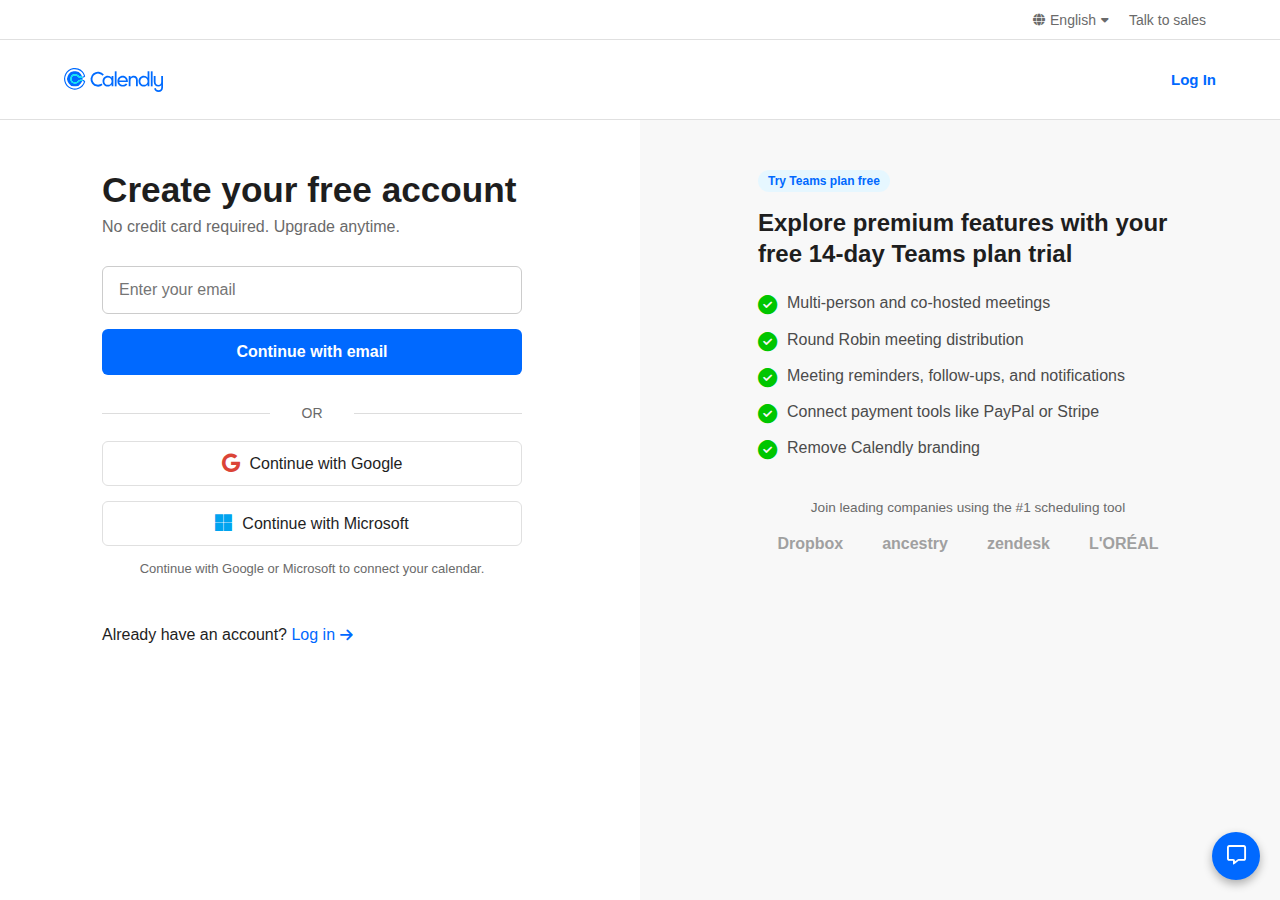
<file: calendly/index2.html>
<!DOCTYPE html>
<html lang="en">

<head>
    <meta charset="UTF-8">
    <meta name="viewport" content="width=device-width, initial-scale=1.0">
    <title>Create your free account - Calendly</title>
    <link rel="stylesheet" href="/index2.css">
    <link rel="stylesheet" href="https://cdnjs.cloudflare.com/ajax/libs/font-awesome/6.5.1/css/all.min.css">
    <style>
        /* Using a common sans-serif stack */
        body {
            font-family: -apple-system, BlinkMacSystemFont, "Segoe UI", Roboto, "Helvetica Neue", Arial, sans-serif;
        }
    </style>
</head>

<body>

    <div class="utility-header">
        <div class="utility-inner">
            <div class="header-actions">
                <div class="global-dropdown">
                    <i class="fas fa-globe"></i>
                    <span>English</span>
                    <i class="fas fa-caret-down"></i>
                </div>
                <a href="#" class="talk-sales">Talk to sales</a>
            </div>
        </div>
    </div>

    <header class="main-header">
        <div class="header-inner">
            <div class="logo">
                <img src="/img/logo.png.svg" alt="Calendly Logo" class="logo-image">
            </div>
            <a href="/index3.html" class="btn-login">Log In</a>
        </div>
    </header>

    <main class="signup-page">
        <div class="signup-content-container">

            <div class="signup-grid-wrapper">

                <div class="signup-panel-left">
                    <h2 class="form-title">Create your free account</h2>
                    <p class="form-subtitle">No credit card required. Upgrade anytime.</p>

                    <form action="#" method="POST" class="signup-form">
                        <input type="email" placeholder="Enter your email" class="email-input" required>

                        <button type="submit" class="btn-primary-full">
                            Continue with email
                        </button>
                    </form>

                    <div class="separator">OR</div>

                    <button class="social-btn social-google">
                        <i class="fa-brands fa-google social-icon"></i>
                        Continue with Google
                    </button>

                    <button class="social-btn social-microsoft">
                        <i class="fa-brands fa-microsoft social-icon"></i>
                        Continue with Microsoft
                    </button>

                    <p class="connect-prompt">
                        Continue with Google or Microsoft to connect your calendar.
                    </p>

                    <p class="login-prompt">
                        Already have an account?
                        <a href="/index3.html" class="login-link">Log in <i class="fas fa-arrow-right"></i></a>
                    </p>
                </div>

                <div class="signup-panel-right">
                    <span class="tag-teams">Try Teams plan free</span>
                    <h3 class="features-title">Explore premium features with your free 14-day Teams plan trial</h3>

                    <ul class="features-list">
                        <li><i class="fas fa-check-circle check-icon"></i> Multi-person and co-hosted meetings</li>
                        <li><i class="fas fa-check-circle check-icon"></i> Round Robin meeting distribution</li>
                        <li><i class="fas fa-check-circle check-icon"></i> Meeting reminders, follow-ups, and
                            notifications</li>
                        <li><i class="fas fa-check-circle check-icon"></i> Connect payment tools like PayPal or Stripe
                        </li>
                        <li><i class="fas fa-check-circle check-icon"></i> Remove Calendly branding</li>
                    </ul>

                    <p class="leading-companies-text">
                        Join leading companies using the #1 scheduling tool
                    </p>

                    <div class="company-logos">
                        <span>Dropbox</span>
                        <span>ancestry</span>
                        <span>zendesk</span>
                        <span>L'ORÉAL</span>
                    </div>
                </div>

            </div>
        </div>
    </main>

    <div class="chat-button">
        <i class="fa-regular fa-message"></i>
    </div>
</body>

</html>
</file>
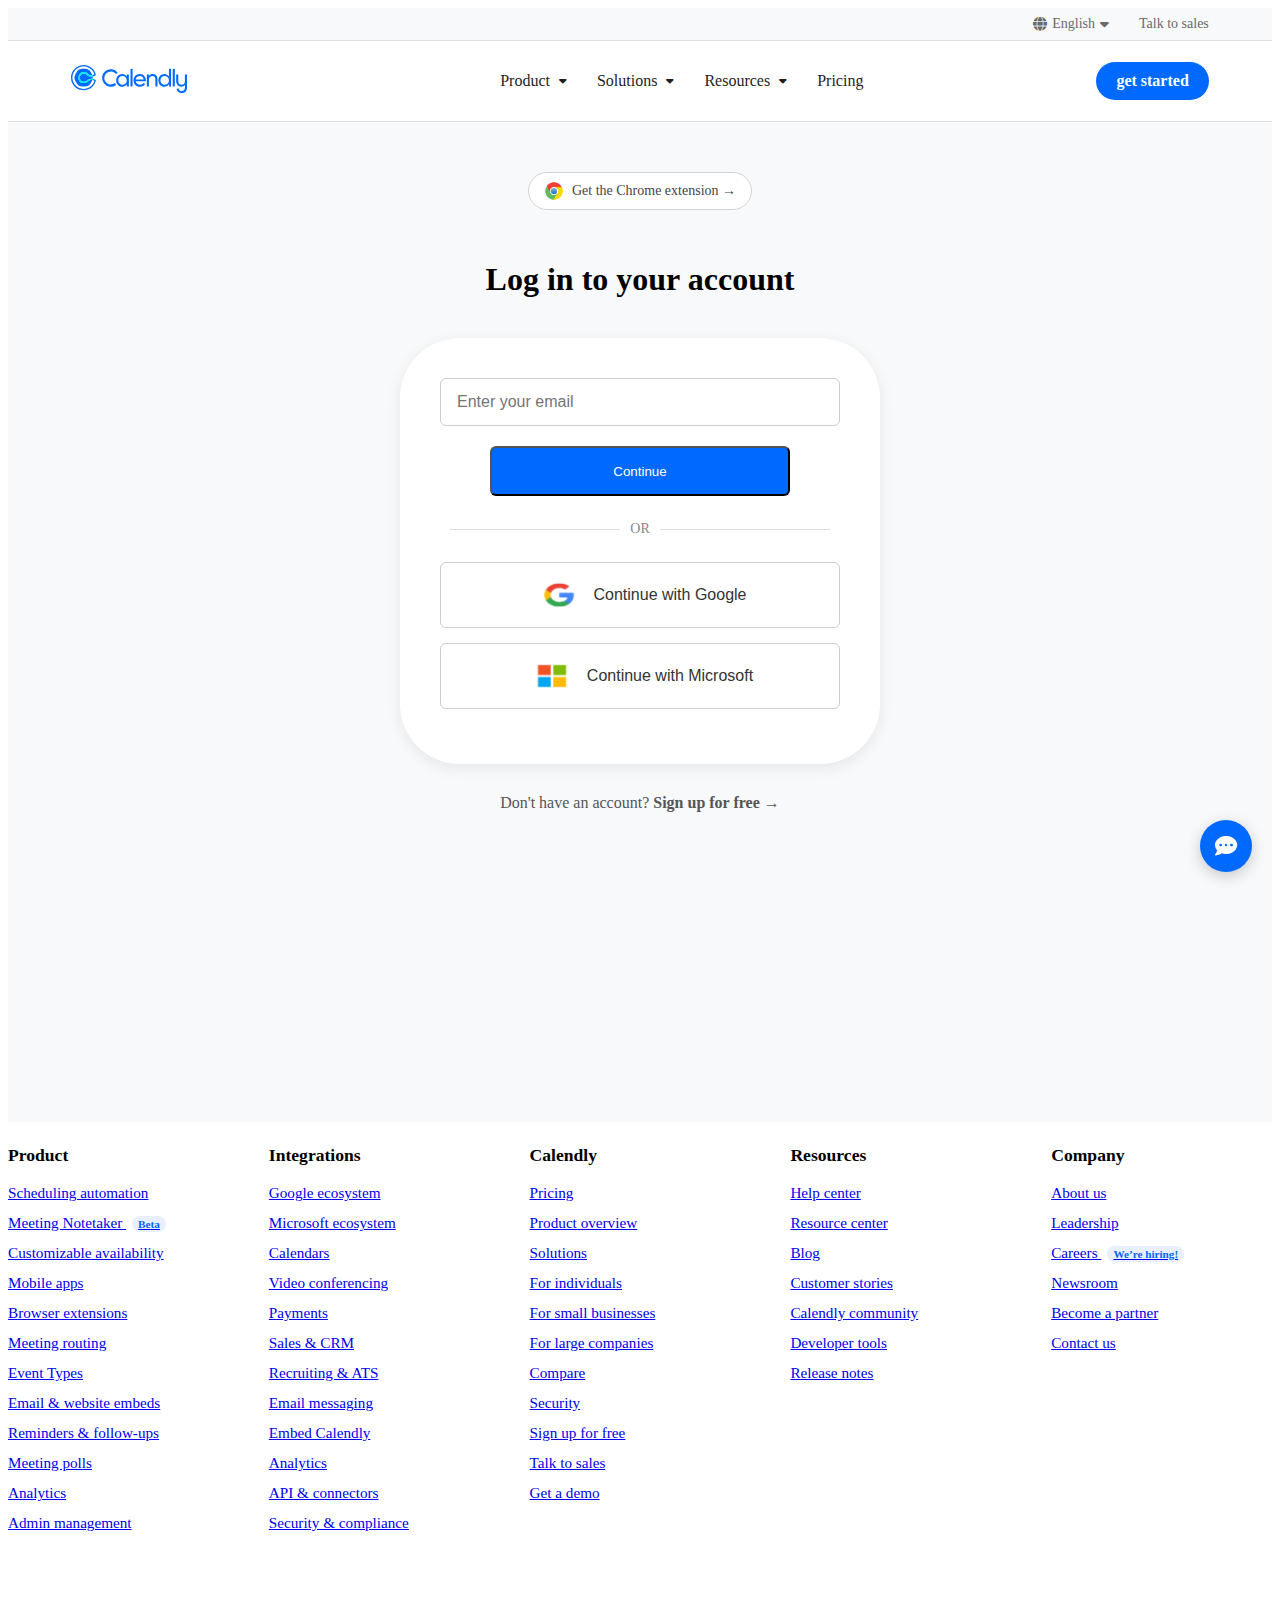
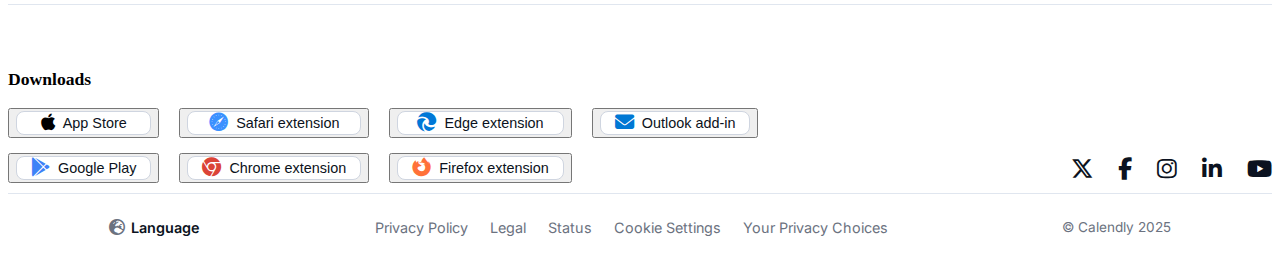
<file: calendly/index3.html>
<!DOCTYPE html>
<html lang="en">

<head>
    <meta charset="UTF-8">
    <meta name="viewport" content="width=device-width, initial-scale=1.0">
    <title>Calendly Clone: Scheduling Automation Platform</title>
    <link rel="stylesheet" href="/index3.css">
    <link rel="stylesheet" href="https://cdnjs.cloudflare.com/ajax/libs/font-awesome/6.5.1/css/all.min.css">
    <link href="https://fonts.googleapis.com/css2?family=Inter:wght@400;500;600;700;800&display=swap" rel="stylesheet">
</head>

<body>
    <input type="checkbox" id="menu-toggle" class="menu-toggle" aria-controls="mobile-menu" hidden>

    <div class="global-bar">
        <div class="global-left">
            <div class="global-dropdown">
                <span><i class="fas fa-globe"></i> English</span>
                <i class="fas fa-caret-down global-arrow"></i>
                <ul class="global-menu">
                    <li><a href="#">Global ▾</a></li>
                    <li><a href="#">United States</a></li>
                    <li><a href="#">United Kingdom</a></li>
                    <li><a href="#">Canada</a></li>
                    <li><a href="#">Australia</a></li>
                </ul>
            </div>
        </div>
        <div class="global-right">
            <a href="#" class="talk-sales">Talk to sales</a>
        </div>
    </div>

    <header class="main-header">
        <div class="header-inner">
            <a href="#" class="logo">
                <img src="/img/logo.png.svg" alt="Calendly Logo">
            </a>

            <nav class="main-nav">
                <ul class="nav-list">

                    <li class="nav-item dropdown">
                        <a href="#">Product <i class="fas fa-caret-down"></i></a>
                        <div class="dropdown-menu product-menu two-col">
                            <div class="col">
                                <h4 class="h4-product">Product</h4>
                                <a href="#">Features</a>
                                <a href="#">Pricing</a>
                                <a href="#">Security</a>
                                <a href="#">Customer Stories</a>
                            </div>
                            <div class="col">
                                <h4 class="h4-platform">Platform</h4>
                                <a href="#">Integrations</a>
                                <a href="#">Developers</a>
                                <a href="#">Mobile Apps</a>
                            </div>
                            <div class="shape-blob shape-product-1"></div>
                        </div>
                    </li>

                    <li class="nav-item dropdown">
                        <a href="#">Solutions <i class="fas fa-caret-down"></i></a>
                        <div class="dropdown-menu solution-menu three-col">
                            <div class="col">
                                <h4 class="h4-size">By Business Size</h4>
                                <a href="#">Small Business</a>
                                <a href="#">Mid-Market</a>
                                <a href="#">Enterprise</a>
                            </div>
                            <div class="col">
                                <h4 class="h4-industry">By Industry</h4>
                                <a href="#">Technology</a>
                                <a href="#">Financial Services</a>
                                <a href="#">Higher Education</a>
                                <a href="#">Recruiting</a>
                            </div>
                            <div class="col">
                                <h4 class="h4-team">By Team</h4>
                                <a href="#">Sales</a>
                                <a href="#">Marketing</a>
                                <a href="#">Customer Success</a>
                                <a href="#">Operations</a>
                            </div>
                            <div class="shape-blob shape-solution-1"></div>
                            <div class="shape-blob shape-solution-2"></div>
                        </div>
                    </li>

                    <li class="nav-item dropdown">
                        <a href="#">Resources <i class="fas fa-caret-down"></i></a>
                        <div class="dropdown-menu resource-menu two-col">
                            <div class="col">
                                <h4 class="h4-explore">Explore</h4>
                                <a href="#">Blog</a>
                                <a href="#">Help Center</a>
                                <a href="#">Tools</a>
                                <a href="#">API Documentation</a>
                            </div>
                            <div class="col">
                                <h4 class="h4-learn">Learn & Connect</h4>
                                <a href="#">Video Tutorials</a>
                                <a href="#">Community</a>
                                <a href="#">Webinars</a>
                            </div>
                            <div class="shape-blob shape-resource-1"></div>
                        </div>
                    </li>

                    <li class="nav-item"><a href="index5.html">Pricing</a></li>
                </ul>
            </nav>

            <div class="actions">
                <a href="index2.html" class="btn-primary">Get started</a>

                <label for="menu-toggle" class="hamburger">
                    <span></span>
                    <span></span>
                    <span></span>
                </label>
            </div>
        </div>
    </header>

    <div class="mobile-menu" id="mobile-menu">
        <ul>
            <li><a href="#">Product</a></li>
            <li><a href="#">Solutions</a></li>
            <li><a href="#">Resources</a></li>
            <li><a href="#">Pricing</a></li>
            <li class="divider"></li>
            <li><a href="index2.css" class="btn-primary">Get started</a></li>
        </ul>
    </div>
    <div class="login-container">
        <div class="extension-link">
            <img src="/img/imgi_20_Chrome.png" alt="Chrome icon" class="chrome-icon">
            Get the Chrome extension →
        </div>

        <h1 class="main-heading">Log in to your account</h1>

        <div class="login-box">
            <form>
                <input type="email" placeholder="Enter your email" class="email-input">

                <button class="Continue"><a href="">Continue</a></button>
            </form>

            <div class="separator">OR</div>

            <button class="social-btn google-btn">
                <img src="/img/imgi_3_googleLogo.png" alt="Google icon" class="social-icon" width="90px" height="60px">
                Continue with Google
            </button>

            <button class="social-btn microsoft-btn">
                <img src="/img/imgi_82_default.png" alt="Microsoft icon" class="social-icon">
                Continue with Microsoft
            </button>
        </div>

        <div class="signup-prompt">
            Don't have an account? <a href="#" class="signup-link">Sign up for free →</a>
        </div>
    </div>





    <footer>
        <div class="footer-columns">
            <div class="col">
                <h4>Product</h4>
                <ul>
                    <li><a href="#">Scheduling automation</a></li>
                    <li><a href="#">Meeting Notetaker <span class="tag">Beta</span></a></li>
                    <li><a href="#">Customizable availability</a></li>
                    <li><a href="#">Mobile apps</a></li>
                    <li><a href="#">Browser extensions</a></li>
                    <li><a href="#">Meeting routing</a></li>
                    <li><a href="#">Event Types</a></li>
                    <li><a href="#">Email & website embeds</a></li>
                    <li><a href="#">Reminders & follow-ups</a></li>
                    <li><a href="#">Meeting polls</a></li>
                    <li><a href="#">Analytics</a></li>
                    <li><a href="#">Admin management</a></li>
                </ul>
            </div>

            <div class="col">
                <h4>Integrations</h4>
                <ul>
                    <li><a href="#">Google ecosystem</a></li>
                    <li><a href="#">Microsoft ecosystem</a></li>
                    <li><a href="#">Calendars</a></li>
                    <li><a href="#">Video conferencing</a></li>
                    <li><a href="#">Payments</a></li>
                    <li><a href="#">Sales & CRM</a></li>
                    <li><a href="#">Recruiting & ATS</a></li>
                    <li><a href="#">Email messaging</a></li>
                    <li><a href="#">Embed Calendly</a></li>
                    <li><a href="#">Analytics</a></li>
                    <li><a href="#">API & connectors</a></li>
                    <li><a href="#">Security & compliance</a></li>
                </ul>
            </div>

            <div class="col">
                <h4>Calendly</h4>
                <ul>
                    <li><a href="#">Pricing</a></li>
                    <li><a href="#">Product overview</a></li>
                    <li><a href="#">Solutions</a></li>
                    <li><a href="#">For individuals</a></li>
                    <li><a href="#">For small businesses</a></li>
                    <li><a href="#">For large companies</a></li>
                    <li><a href="#">Compare</a></li>
                    <li><a href="#">Security</a></li>
                    <li><a href="#">Sign up for free</a></li>
                    <li><a href="#">Talk to sales</a></li>
                    <li><a href="#">Get a demo</a></li>
                </ul>
            </div>

            <div class="col">
                <h4>Resources</h4>
                <ul>
                    <li><a href="#">Help center</a></li>
                    <li><a href="#">Resource center</a></li>
                    <li><a href="#">Blog</a></li>
                    <li><a href="#">Customer stories</a></li>
                    <li><a href="#">Calendly community</a></li>
                    <li><a href="#">Developer tools</a></li>
                    <li><a href="#">Release notes</a></li>
                </ul>
            </div>

            <div class="col">
                <h4>Company</h4>
                <ul>
                    <li><a href="#">About us</a></li>
                    <li><a href="#">Leadership</a></li>
                    <li><a href="#">Careers <span class="tag">We’re hiring!</span></a></li>
                    <li><a href="#">Newsroom</a></li>
                    <li><a href="#">Become a partner</a></li>
                    <li><a href="#">Contact us</a></li>
                </ul>
            </div>
        </div>

        <div class="footer-bottom">
            <div class="downloads">
                <h4>Downloads</h4>
                <div class="download-links">
                    <button><a href="#"><i class="fa-brands fa-apple"></i> App Store</a></button>
                    </button>

                    <button> <a href="#"><i class="fa-brands fa-safari"></i> Safari extension</a></button>
                    <button> <a href="#"><i class="fa-brands fa-edge"></i> Edge extension</a></button>
                    <button> <a href="#"><i class="fa-solid fa-envelope"></i> Outlook add-in</a></button>
                    <button> <a href="#"><i class="fa-brands fa-google-play"></i> Google Play</a></button>
                    <button> <a href="#"><i class="fa-brands fa-chrome"></i> Chrome extension</a></button>
                    <button> <a href="#"><i class="fa-brands fa-firefox-browser"></i> Firefox extension</a></button>
                </div>
            </div>
            <div class="socials">
                <a href="#"><i class="fa-brands fa-x-twitter"></i></a>
                <a href="#"><i class="fa-brands fa-facebook-f"></i></a>
                <a href="#"><i class="fa-brands fa-instagram"></i></a>
                <a href="#"><i class="fa-brands fa-linkedin-in"></i></a>
                <a href="#"><i class="fa-brands fa-youtube"></i></a>
            </div>
        </div>

        <div class="footer-legal">
            <div class="footer-legal-left">
                <div class="language-selector">
                    <i class="fa-solid fa-earth-europe"></i>
                    <span class="language-text">Language</span>
                    <ul class="language-dropdown">
                        <li><a href="#">English (US)</a></li>
                        <li><a href="#">Español</a></li>
                        <li><a href="#">Deutsch</a></li>
                        <li><a href="#">Français</a></li>
                        <li><a href="#">Português (Brasil)</a></li>
                    </ul>
                </div>
            </div>


            <div class="footer-legal-center">
                <a href="#">Privacy Policy</a>
                <a href="#">Legal</a>
                <a href="#">Status</a>
                <a href="#">Cookie Settings</a>
                <a href="#">Your Privacy Choices</a>
            </div>

            <div class="footer-legal-right">
                <p>© Calendly 2025</p>
            </div>
        </div>

        <div class="chat-button">
            <i class="fas fa-comment-dots"></i>
        </div>
    </footer>
</body>

</html>
</file>
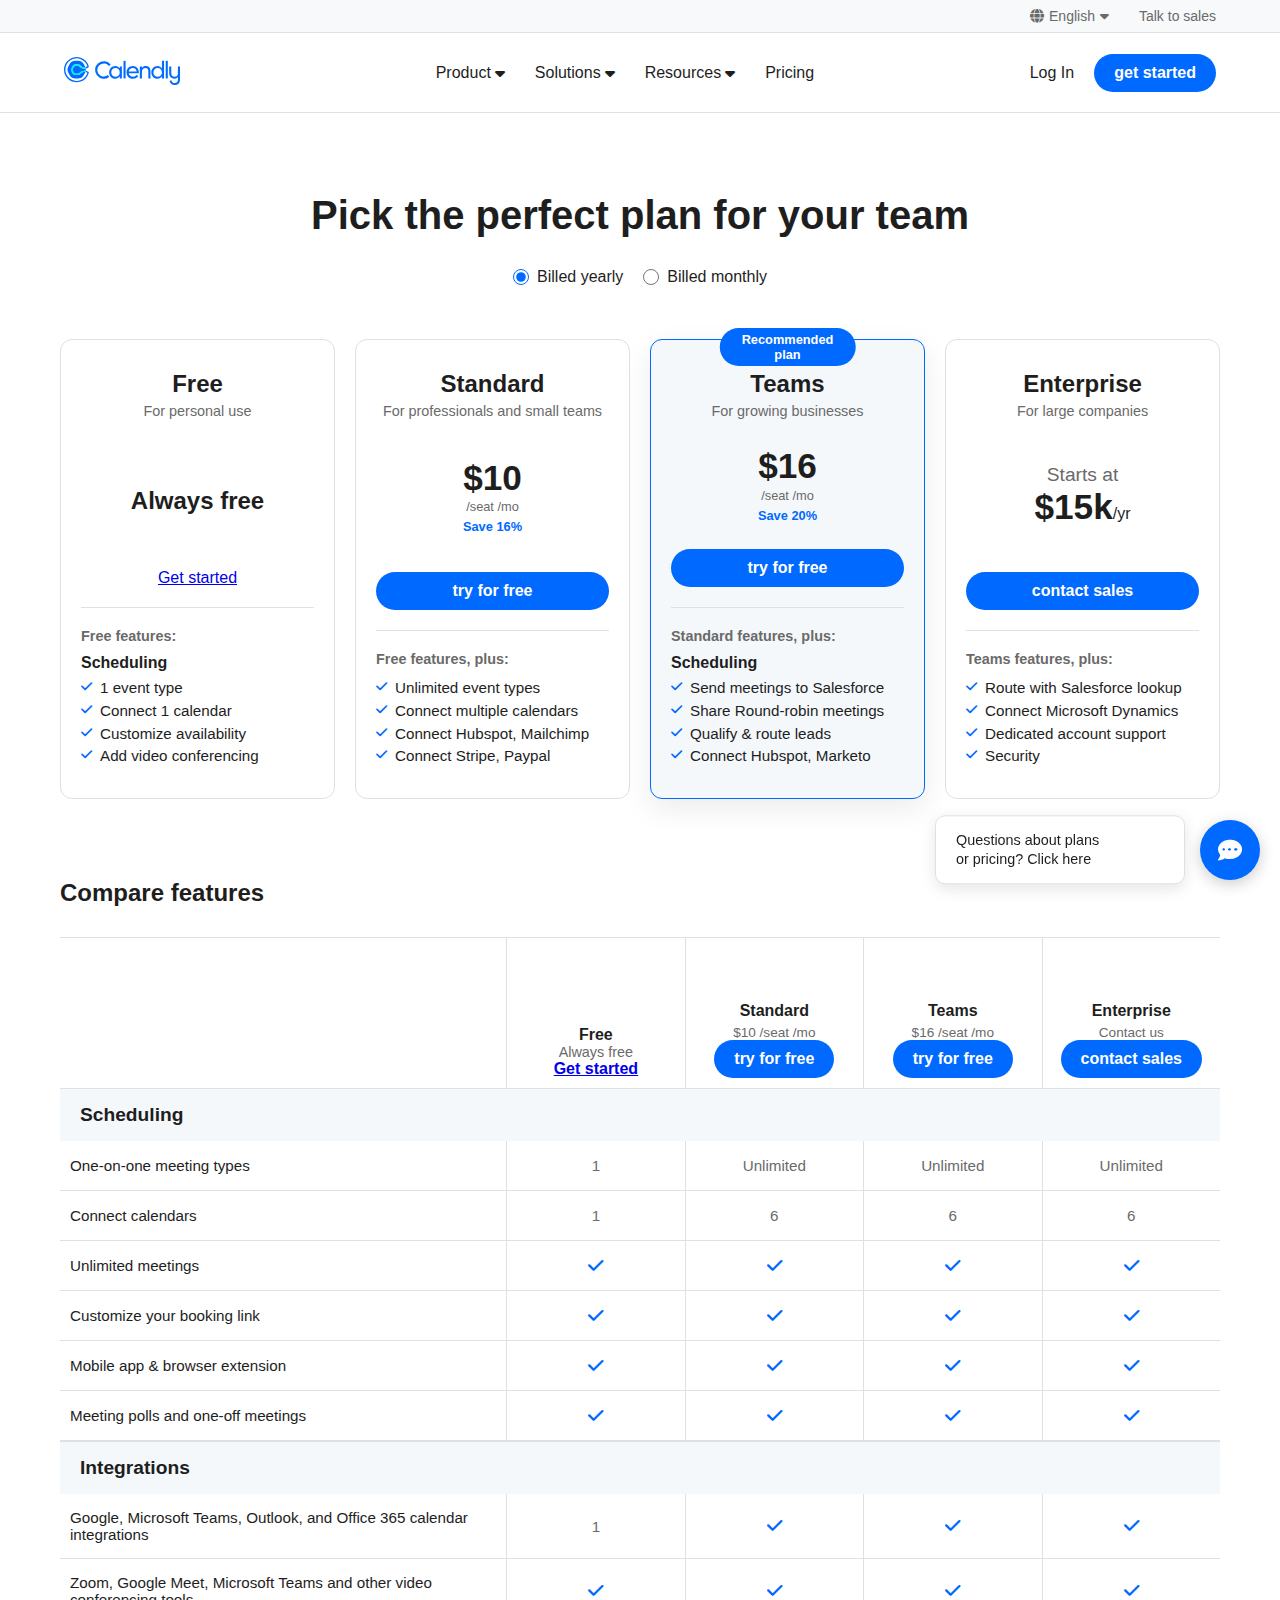
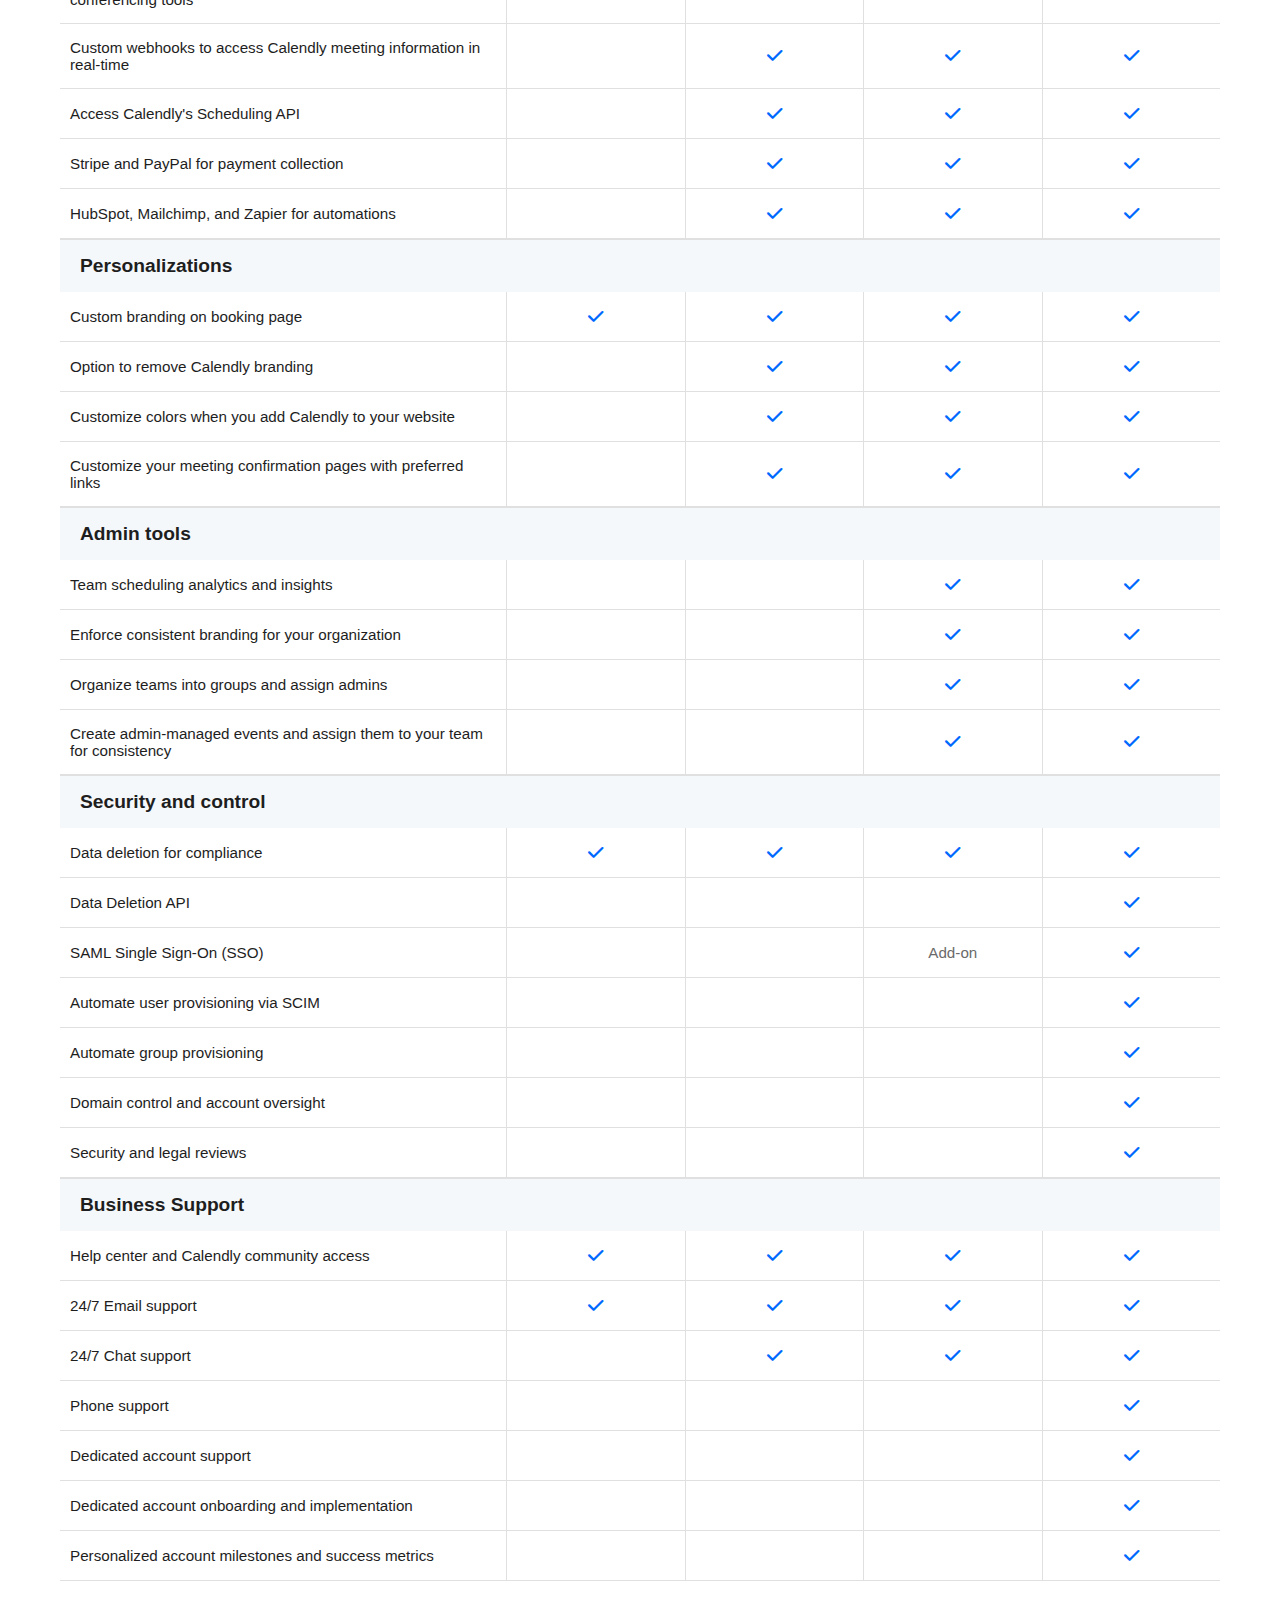
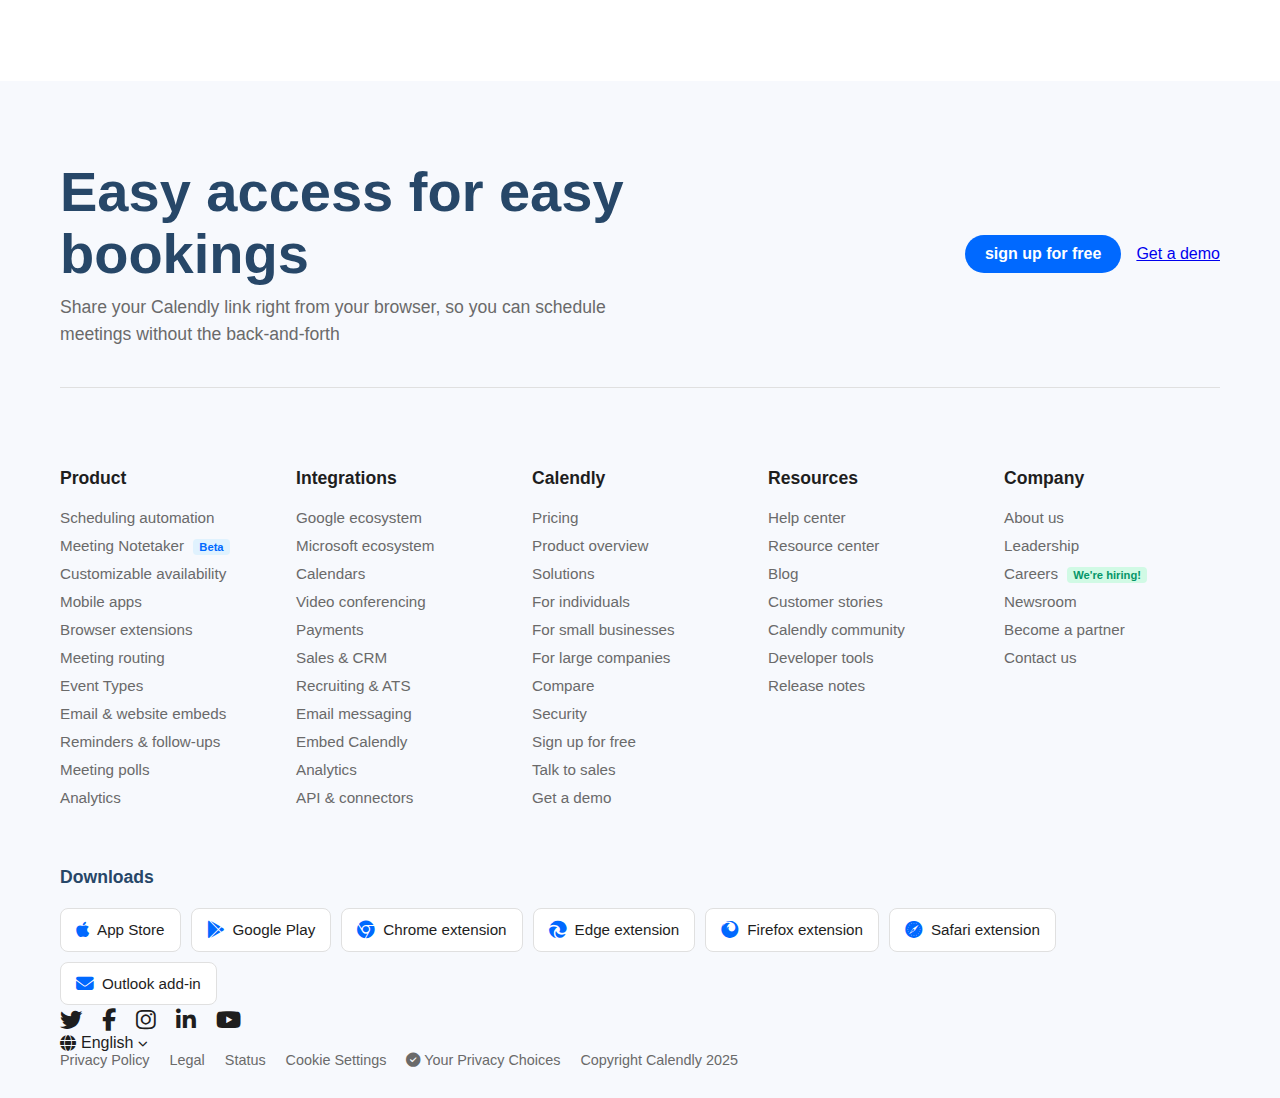
<file: calendly/index5.html>
<!DOCTYPE html>
<html lang="en">

<head>
    <meta charset="UTF-8">
    <meta name="viewport" content="width=device-width, initial-scale=1.0">
    <title>Calendly Pricing Page</title>
    <link rel="stylesheet" href="index5.css">
    <link rel="stylesheet" href="https://cdnjs.cloudflare.com/ajax/libs/font-awesome/6.5.1/css/all.min.css">
</head>

<body>

    <input type="checkbox" id="menu-toggle" class="menu-toggle" aria-controls="mobile-menu" hidden>

    <div class="global-bar">
        <div class="global-left">
            <div class="global-dropdown">
                <span><i class="fas fa-globe"></i> English</span>
                <i class="fas fa-caret-down global-arrow"></i>
                <ul class="global-menu">
                    <li><a href="#">Global ▾</a></li>
                    <li><a href="#">United States</a></li>
                    <li><a href="#">United Kingdom</a></li>
                    <li><a href="#">Canada</a></li>
                    <li><a href="#">Australia</a></li>
                </ul>
            </div>
        </div>
        <div class="global-right">
            <a href="#" class="talk-sales">Talk to sales</a>
        </div>
    </div>

    <header class="main-header">
        <div class="header-inner">
            <a href="#" class="logo">
                <img src="/img/logo.png.svg" alt="Calendly Logo">
            </a>

            <nav class="main-nav">
                <ul class="nav-list">

                    <li class="nav-item dropdown">
                        <a href="#">Product <i class="fas fa-caret-down"></i></a>
                        <div class="dropdown-menu product-menu two-col">
                            <div class="col">
                                <h4 class="h4-product">Product</h4>
                                <a href="#">Features</a>
                                <a href="#">Pricing</a>
                                <a href="#">Security</a>
                                <a href="#">Customer Stories</a>
                            </div>
                            <div class="col">
                                <h4 class="h4-platform">Platform</h4>
                                <a href="#">Integrations</a>
                                <a href="#">Developers</a>
                                <a href="#">Mobile Apps</a>
                            </div>
                            <div class="shape-blob shape-product-1"></div>
                        </div>
                    </li>

                    <li class="nav-item dropdown">
                        <a href="#">Solutions <i class="fas fa-caret-down"></i></a>
                        <div class="dropdown-menu solution-menu three-col">
                            <div class="col">
                                <h4 class="h4-size">By Business Size</h4>
                                <a href="#">Small Business</a>
                                <a href="#">Mid-Market</a>
                                <a href="#">Enterprise</a>
                            </div>
                            <div class="col">
                                <h4 class="h4-industry">By Industry</h4>
                                <a href="#">Technology</a>
                                <a href="#">Financial Services</a>
                                <a href="#">Higher Education</a>
                                <a href="#">Recruiting</a>
                            </div>
                            <div class="col">
                                <h4 class="h4-team">By Team</h4>
                                <a href="#">Sales</a>
                                <a href="#">Marketing</a>
                                <a href="#">Customer Success</a>
                                <a href="#">Operations</a>
                            </div>
                            <div class="shape-blob shape-solution-1"></div>
                            <div class="shape-blob shape-solution-2"></div>
                        </div>
                    </li>

                    <li class="nav-item dropdown">
                        <a href="#">Resources <i class="fas fa-caret-down"></i></a>
                        <div class="dropdown-menu resource-menu two-col">
                            <div class="col">
                                <h4 class="h4-explore">Explore</h4>
                                <a href="#">Blog</a>
                                <a href="#">Help Center</a>
                                <a href="#">Tools</a>
                                <a href="#">API Documentation</a>
                            </div>
                            <div class="col">
                                <h4 class="h4-learn">Learn & Connect</h4>
                                <a href="#">Video Tutorials</a>
                                <a href="#">Community</a>
                                <a href="#">Webinars</a>
                            </div>
                            <div class="shape-blob shape-resource-1"></div>
                        </div>
                    </li>

                    <li class="nav-item"><a href="#">Pricing</a></li>
                </ul>
            </nav>

            <div class="actions">
                <a href="/index3.html" class="login">Log In</a>
                <a href="/index2.html" class="btn-primary">Get started</a>

                <label for="menu-toggle" class="hamburger">
                    <span></span>
                    <span></span>
                    <span></span>
                </label>
            </div>
        </div>
    </header>

    <div class="mobile-menu" id="mobile-menu">
        <ul>
            <li><a href="#">Product</a></li>
            <li><a href="#">Solutions</a></li>
            <li><a href="#">Resources</a></li>
            <li><a href="#">Pricing</a></li>
            <li class="divider"></li>
            <li><a href="#" class="login">Log In</a></li>
            <li><a href="#" class="btn-primary">Get started</a></li>
        </ul>
    </div>

    <main class="calendly-pricing-page">

        <section class="pricing-hero-section">
            <h1>Pick the perfect plan for your team</h1>

            <div class="billing-toggle">
                <label>
                    <input type="radio" name="billing" value="yearly" checked>
                    Billed yearly
                </label>
                <label>
                    <input type="radio" name="billing" value="monthly">
                    Billed monthly
                </label>
            </div>
        </section>

        <section class="pricing-cards-section">
            <div class="pricing-card-grid">

                <div class="card free">
                    <h2>Free</h2>
                    <p class="for-who">For personal use</p>
                    <div class="price-box">
                        <span class="price-large">Always free</span>
                    </div>
                    <a href="#" class="btn btn-dark">Get started</a>
                    <div class="features-summary">
                        <h3>Free features:</h3>
                        <h4 class="category-heading">Scheduling</h4>
                        <ul>
                            <li><i class="fas fa-check"></i> 1 event type</li>
                            <li><i class="fas fa-check"></i> Connect 1 calendar</li>
                            <li><i class="fas fa-check"></i> Customize availability</li>
                            <li><i class="fas fa-check"></i> Add video conferencing</li>
                        </ul>
                    </div>
                </div>

                <div class="card standard">
                    <h2>Standard</h2>
                    <p class="for-who">For professionals and small teams</p>
                    <div class="price-box">
                        <span class="price-large">$10</span>
                        <span class="per-user">/seat /mo</span>
                        <span class="save-tag">Save 16%</span>
                    </div>
                    <a href="#" class="btn btn-primary">Try for free</a>
                    <div class="features-summary">
                        <h3>Free features, plus:</h3>
                        <ul>
                            <li><i class="fas fa-check"></i> Unlimited event types</li>
                            <li><i class="fas fa-check"></i> Connect multiple calendars</li>
                            <li><i class="fas fa-check"></i> Connect Hubspot, Mailchimp</li>
                            <li><i class="fas fa-check"></i> Connect Stripe, Paypal</li>
                        </ul>
                    </div>
                </div>

                <div class="card teams recommended">
                    <div class="recommended-tag">Recommended plan</div>
                    <h2>Teams</h2>
                    <p class="for-who">For growing businesses</p>
                    <div class="price-box">
                        <span class="price-large">$16</span>
                        <span class="per-user">/seat /mo</span>
                        <span class="save-tag">Save 20%</span>
                    </div>
                    <a href="#" class="btn btn-primary">Try for free</a>
                    <div class="features-summary">
                        <h3>Standard features, plus:</h3>
                        <h4 class="category-heading">Scheduling</h4>
                        <ul>
                            <li><i class="fas fa-check"></i> Send meetings to Salesforce</li>
                            <li><i class="fas fa-check"></i> Share Round-robin meetings</li>
                            <li><i class="fas fa-check"></i> Qualify & route leads</li>
                            <li><i class="fas fa-check"></i> Connect Hubspot, Marketo</li>
                        </ul>
                    </div>
                </div>

                <div class="card enterprise">
                    <h2>Enterprise</h2>
                    <p class="for-who">For large companies</p>
                    <div class="price-box">
                        <span class="price-large starts-at">Starts at </span>
                        <span class="price-large">$15k<span class="per-year">/yr</span></span>
                    </div>
                    <a href="#" class="btn btn-primary">Contact sales</a>
                    <div class="features-summary">
                        <h3>Teams features, plus:</h3>
                        <ul>
                            <li><i class="fas fa-check"></i> Route with Salesforce lookup</li>
                            <li><i class="fas fa-check"></i> Connect Microsoft Dynamics</li>
                            <li><i class="fas fa-check"></i> Dedicated account support</li>
                            <li><i class="fas fa-check"></i> Security</li>
                        </ul>
                    </div>
                </div>
            </div>
        </section>

        <section class="comparison-section">
            <h2 class="comparison-title">Compare features</h2>

            <div class="comparison-table-wrapper">
                <div class="comparison-table">
                    <div class="table-header">
                        <div class="feature-column-header"></div>
                        <div class="plan-column-header">
                            Free <span class="always-free">Always free</span>
                            <a href="#" class="btn btn-dark btn-small">Get started</a>
                        </div>
                        <div class="plan-column-header">
                            Standard <span class="price-subtext">$10 /seat /mo</span>
                            <a href="#" class="btn btn-primary btn-small">Try for free</a>
                        </div>
                        <div class="plan-column-header">
                            Teams <span class="price-subtext">$16 /seat /mo</span>
                            <a href="#" class="btn btn-primary btn-small">Try for free</a>
                        </div>
                        <div class="plan-column-header">
                            Enterprise <span class="price-subtext">Contact us</span>
                            <a href="#" class="btn btn-primary btn-small">Contact sales</a>
                        </div>
                    </div>
                    <div class="category-row">
                        <h3>Scheduling</h3>
                    </div>
                    <div class="table-row">
                        <div class="feature-name">One-on-one meeting types</div>
                        <div class="feature-value">1</div>
                        <div class="feature-value">Unlimited</div>
                        <div class="feature-value">Unlimited</div>
                        <div class="feature-value">Unlimited</div>
                    </div>
                    <div class="table-row">
                        <div class="feature-name">Connect calendars</div>
                        <div class="feature-value">1</div>
                        <div class="feature-value">6</div>
                        <div class="feature-value">6</div>
                        <div class="feature-value">6</div>
                    </div>
                    <div class="table-row">
                        <div class="feature-name">Unlimited meetings</div>
                        <div class="feature-value"><i class="fas fa-check"></i></div>
                        <div class="feature-value"><i class="fas fa-check"></i></div>
                        <div class="feature-value"><i class="fas fa-check"></i></div>
                        <div class="feature-value"><i class="fas fa-check"></i></div>
                    </div>
                    <div class="table-row">
                        <div class="feature-name">Customize your booking link</div>
                        <div class="feature-value"><i class="fas fa-check"></i></div>
                        <div class="feature-value"><i class="fas fa-check"></i></div>
                        <div class="feature-value"><i class="fas fa-check"></i></div>
                        <div class="feature-value"><i class="fas fa-check"></i></div>
                    </div>
                    <div class="table-row">
                        <div class="feature-name">Mobile app & browser extension</div>
                        <div class="feature-value"><i class="fas fa-check"></i></div>
                        <div class="feature-value"><i class="fas fa-check"></i></div>
                        <div class="feature-value"><i class="fas fa-check"></i></div>
                        <div class="feature-value"><i class="fas fa-check"></i></div>
                    </div>
                    <div class="table-row">
                        <div class="feature-name">Meeting polls and one-off meetings</div>
                        <div class="feature-value"><i class="fas fa-check"></i></div>
                        <div class="feature-value"><i class="fas fa-check"></i></div>
                        <div class="feature-value"><i class="fas fa-check"></i></div>
                        <div class="feature-value"><i class="fas fa-check"></i></div>
                    </div>

                    <div class="category-row">
                        <h3>Integrations</h3>
                    </div>
                    <div class="table-row">
                        <div class="feature-name">Google, Microsoft Teams, Outlook, and Office 365 calendar integrations
                        </div>
                        <div class="feature-value">1</div>
                        <div class="feature-value"><i class="fas fa-check"></i></div>
                        <div class="feature-value"><i class="fas fa-check"></i></div>
                        <div class="feature-value"><i class="fas fa-check"></i></div>
                    </div>
                    <div class="table-row">
                        <div class="feature-name">Zoom, Google Meet, Microsoft Teams and other video conferencing tools
                        </div>
                        <div class="feature-value"><i class="fas fa-check"></i></div>
                        <div class="feature-value"><i class="fas fa-check"></i></div>
                        <div class="feature-value"><i class="fas fa-check"></i></div>
                        <div class="feature-value"><i class="fas fa-check"></i></div>
                    </div>
                    <div class="table-row">
                        <div class="feature-name">Custom webhooks to access Calendly meeting information in real-time
                        </div>
                        <div class="feature-value"></div>
                        <div class="feature-value"><i class="fas fa-check"></i></div>
                        <div class="feature-value"><i class="fas fa-check"></i></div>
                        <div class="feature-value"><i class="fas fa-check"></i></div>
                    </div>
                    <div class="table-row">
                        <div class="feature-name">Access Calendly's Scheduling API</div>
                        <div class="feature-value"></div>
                        <div class="feature-value"><i class="fas fa-check"></i></div>
                        <div class="feature-value"><i class="fas fa-check"></i></div>
                        <div class="feature-value"><i class="fas fa-check"></i></div>
                    </div>
                    <div class="table-row">
                        <div class="feature-name">Stripe and PayPal for payment collection</div>
                        <div class="feature-value"></div>
                        <div class="feature-value"><i class="fas fa-check"></i></div>
                        <div class="feature-value"><i class="fas fa-check"></i></div>
                        <div class="feature-value"><i class="fas fa-check"></i></div>
                    </div>
                    <div class="table-row">
                        <div class="feature-name">HubSpot, Mailchimp, and Zapier for automations</div>
                        <div class="feature-value"></div>
                        <div class="feature-value"><i class="fas fa-check"></i></div>
                        <div class="feature-value"><i class="fas fa-check"></i></div>
                        <div class="feature-value"><i class="fas fa-check"></i></div>
                    </div>

                    <div class="category-row">
                        <h3>Personalizations</h3>
                    </div>
                    <div class="table-row">
                        <div class="feature-name">Custom branding on booking page</div>
                        <div class="feature-value"><i class="fas fa-check"></i></div>
                        <div class="feature-value"><i class="fas fa-check"></i></div>
                        <div class="feature-value"><i class="fas fa-check"></i></div>
                        <div class="feature-value"><i class="fas fa-check"></i></div>
                    </div>
                    <div class="table-row">
                        <div class="feature-name">Option to remove Calendly branding</div>
                        <div class="feature-value"></div>
                        <div class="feature-value"><i class="fas fa-check"></i></div>
                        <div class="feature-value"><i class="fas fa-check"></i></div>
                        <div class="feature-value"><i class="fas fa-check"></i></div>
                    </div>
                    <div class="table-row">
                        <div class="feature-name">Customize colors when you add Calendly to your website</div>
                        <div class="feature-value"></div>
                        <div class="feature-value"><i class="fas fa-check"></i></div>
                        <div class="feature-value"><i class="fas fa-check"></i></div>
                        <div class="feature-value"><i class="fas fa-check"></i></div>
                    </div>
                    <div class="table-row">
                        <div class="feature-name">Customize your meeting confirmation pages with preferred links</div>
                        <div class="feature-value"></div>
                        <div class="feature-value"><i class="fas fa-check"></i></div>
                        <div class="feature-value"><i class="fas fa-check"></i></div>
                        <div class="feature-value"><i class="fas fa-check"></i></div>
                    </div>

                    <div class="category-row">
                        <h3>Admin tools</h3>
                    </div>
                    <div class="table-row">
                        <div class="feature-name">Team scheduling analytics and insights</div>
                        <div class="feature-value"></div>
                        <div class="feature-value"></div>
                        <div class="feature-value"><i class="fas fa-check"></i></div>
                        <div class="feature-value"><i class="fas fa-check"></i></div>
                    </div>
                    <div class="table-row">
                        <div class="feature-name">Enforce consistent branding for your organization</div>
                        <div class="feature-value"></div>
                        <div class="feature-value"></div>
                        <div class="feature-value"><i class="fas fa-check"></i></div>
                        <div class="feature-value"><i class="fas fa-check"></i></div>
                    </div>
                    <div class="table-row">
                        <div class="feature-name">Organize teams into groups and assign admins</div>
                        <div class="feature-value"></div>
                        <div class="feature-value"></div>
                        <div class="feature-value"><i class="fas fa-check"></i></div>
                        <div class="feature-value"><i class="fas fa-check"></i></div>
                    </div>
                    <div class="table-row">
                        <div class="feature-name">Create admin-managed events and assign them to your team for
                            consistency</div>
                        <div class="feature-value"></div>
                        <div class="feature-value"></div>
                        <div class="feature-value"><i class="fas fa-check"></i></div>
                        <div class="feature-value"><i class="fas fa-check"></i></div>
                    </div>

                    <div class="category-row">
                        <h3>Security and control</h3>
                    </div>
                    <div class="table-row">
                        <div class="feature-name">Data deletion for compliance</div>
                        <div class="feature-value"><i class="fas fa-check"></i></div>
                        <div class="feature-value"><i class="fas fa-check"></i></div>
                        <div class="feature-value"><i class="fas fa-check"></i></div>
                        <div class="feature-value"><i class="fas fa-check"></i></div>
                    </div>
                    <div class="table-row">
                        <div class="feature-name">Data Deletion API</div>
                        <div class="feature-value"></div>
                        <div class="feature-value"></div>
                        <div class="feature-value"></div>
                        <div class="feature-value"><i class="fas fa-check"></i></div>
                    </div>
                    <div class="table-row">
                        <div class="feature-name">SAML Single Sign-On (SSO)</div>
                        <div class="feature-value"></div>
                        <div class="feature-value"></div>
                        <div class="feature-value">Add-on</div>
                        <div class="feature-value"><i class="fas fa-check"></i></div>
                    </div>
                    <div class="table-row">
                        <div class="feature-name">Automate user provisioning via SCIM</div>
                        <div class="feature-value"></div>
                        <div class="feature-value"></div>
                        <div class="feature-value"></div>
                        <div class="feature-value"><i class="fas fa-check"></i></div>
                    </div>
                    <div class="table-row">
                        <div class="feature-name">Automate group provisioning</div>
                        <div class="feature-value"></div>
                        <div class="feature-value"></div>
                        <div class="feature-value"></div>
                        <div class="feature-value"><i class="fas fa-check"></i></div>
                    </div>
                    <div class="table-row">
                        <div class="feature-name">Domain control and account oversight</div>
                        <div class="feature-value"></div>
                        <div class="feature-value"></div>
                        <div class="feature-value"></div>
                        <div class="feature-value"><i class="fas fa-check"></i></div>
                    </div>
                    <div class="table-row">
                        <div class="feature-name">Security and legal reviews</div>
                        <div class="feature-value"></div>
                        <div class="feature-value"></div>
                        <div class="feature-value"></div>
                        <div class="feature-value"><i class="fas fa-check"></i></div>
                    </div>

                    <div class="category-row">
                        <h3>Business Support</h3>
                    </div>
                    <div class="table-row">
                        <div class="feature-name">Help center and Calendly community access</div>
                        <div class="feature-value"><i class="fas fa-check"></i></div>
                        <div class="feature-value"><i class="fas fa-check"></i></div>
                        <div class="feature-value"><i class="fas fa-check"></i></div>
                        <div class="feature-value"><i class="fas fa-check"></i></div>
                    </div>
                    <div class="table-row">
                        <div class="feature-name">24/7 Email support</div>
                        <div class="feature-value"><i class="fas fa-check"></i></div>
                        <div class="feature-value"><i class="fas fa-check"></i></div>
                        <div class="feature-value"><i class="fas fa-check"></i></div>
                        <div class="feature-value"><i class="fas fa-check"></i></div>
                    </div>
                    <div class="table-row">
                        <div class="feature-name">24/7 Chat support</div>
                        <div class="feature-value"></div>
                        <div class="feature-value"><i class="fas fa-check"></i></div>
                        <div class="feature-value"><i class="fas fa-check"></i></div>
                        <div class="feature-value"><i class="fas fa-check"></i></div>
                    </div>
                    <div class="table-row">
                        <div class="feature-name">Phone support</div>
                        <div class="feature-value"></div>
                        <div class="feature-value"></div>
                        <div class="feature-value"></div>
                        <div class="feature-value"><i class="fas fa-check"></i></div>
                    </div>
                    <div class="table-row">
                        <div class="feature-name">Dedicated account support</div>
                        <div class="feature-value"></div>
                        <div class="feature-value"></div>
                        <div class="feature-value"></div>
                        <div class="feature-value"><i class="fas fa-check"></i></div>
                    </div>
                    <div class="table-row">
                        <div class="feature-name">Dedicated account onboarding and implementation</div>
                        <div class="feature-value"></div>
                        <div class="feature-value"></div>
                        <div class="feature-value"></div>
                        <div class="feature-value"><i class="fas fa-check"></i></div>
                    </div>
                    <div class="table-row">
                        <div class="feature-name">Personalized account milestones and success metrics</div>
                        <div class="feature-value"></div>
                        <div class="feature-value"></div>
                        <div class="feature-value"></div>
                        <div class="feature-value"><i class="fas fa-check"></i></div>
                    </div>

                </div>
            </div>
        </section>

    </main>

    <footer class="main-footer">
        <div class="footer-inner">
            <div class="footer-cta-wrapper">
                <div class="footer-cta-text">
                    <h2>Easy access for easy bookings</h2>
                    <p>Share your Calendly link right from your browser, so you can schedule meetings without the
                        back-and-forth</p>
                </div>
                <div class="footer-buttons-cta">
                    <a href="#" class="btn btn-primary btn-cta">Sign up for free</a>
                    <a href="#" class="btn btn-outline btn-cta">Get a demo</a>
                </div>
            </div>

            <div class="footer-links-grid">
                <div class="footer-column">
                    <h4>Product</h4>
                    <ul>
                        <li><a href="#">Scheduling automation</a></li>
                        <li><a href="#">Meeting Notetaker <span class="beta-tag">Beta</span></a></li>
                        <li><a href="#">Customizable availability</a></li>
                        <li><a href="#">Mobile apps</a></li>
                        <li><a href="#">Browser extensions</a></li>
                        <li><a href="#">Meeting routing</a></li>
                        <li><a href="#">Event Types</a></li>
                        <li><a href="#">Email & website embeds</a></li>
                        <li><a href="#">Reminders & follow-ups</a></li>
                        <li><a href="#">Meeting polls</a></li>
                        <li><a href="#">Analytics</a></li>
                    </ul>
                </div>
                <div class="footer-column">
                    <h4>Integrations</h4>
                    <ul>
                        <li><a href="#">Google ecosystem</a></li>
                        <li><a href="#">Microsoft ecosystem</a></li>
                        <li><a href="#">Calendars</a></li>
                        <li><a href="#">Video conferencing</a></li>
                        <li><a href="#">Payments</a></li>
                        <li><a href="#">Sales & CRM</a></li>
                        <li><a href="#">Recruiting & ATS</a></li>
                        <li><a href="#">Email messaging</a></li>
                        <li><a href="#">Embed Calendly</a></li>
                        <li><a href="#">Analytics</a></li>
                        <li><a href="#">API & connectors</a></li>
                    </ul>
                </div>
                <div class="footer-column">
                    <h4>Calendly</h4>
                    <ul>
                        <li><a href="#">Pricing</a></li>
                        <li><a href="#">Product overview</a></li>
                        <li><a href="#">Solutions</a></li>
                        <li><a href="#">For individuals</a></li>
                        <li><a href="#">For small businesses</a></li>
                        <li><a href="#">For large companies</a></li>
                        <li><a href="#">Compare</a></li>
                        <li><a href="#">Security</a></li>
                        <li><a href="#">Sign up for free</a></li>
                        <li><a href="#">Talk to sales</a></li>
                        <li><a href="#">Get a demo</a></li>
                    </ul>
                </div>
                <div class="footer-column">
                    <h4>Resources</h4>
                    <ul>
                        <li><a href="#">Help center</a></li>
                        <li><a href="#">Resource center</a></li>
                        <li><a href="#">Blog</a></li>
                        <li><a href="#">Customer stories</a></li>
                        <li><a href="#">Calendly community</a></li>
                        <li><a href="#">Developer tools</a></li>
                        <li><a href="#">Release notes</a></li>
                    </ul>
                </div>
                <div class="footer-column">
                    <h4>Company</h4>
                    <ul>
                        <li><a href="#">About us</a></li>
                        <li><a href="#">Leadership</a></li>
                        <li><a href="#">Careers <span class="hiring-tag">We're hiring!</span></a></li>
                        <li><a href="#">Newsroom</a></li>
                        <li><a href="#">Become a partner</a></li>
                        <li><a href="#">Contact us</a></li>
                    </ul>
                </div>
            </div>
        </div>

        <div class="footer-bottom-section">
            <div class="footer-bottom-inner">
                <div class="downloads-and-social">
                    <div class="downloads-section">
                        <h4>Downloads</h4>
                        <div class="download-buttons">
                            <a href="#" class="download-btn"><i class="fab fa-apple"></i> App Store</a>
                            <a href="#" class="download-btn"><i class="fab fa-google-play"></i> Google Play</a>
                            <a href="#" class="download-btn"><i class="fab fa-chrome"></i> Chrome extension</a>
                            <a href="#" class="download-btn"><i class="fab fa-edge"></i> Edge extension</a>
                            <a href="#" class="download-btn"><i class="fab fa-firefox"></i> Firefox extension</a>
                            <a href="#" class="download-btn"><i class="fab fa-safari"></i> Safari extension</a>
                            <a href="#" class="download-btn"><i class="fas fa-envelope"></i> Outlook add-in</a>
                        </div>
                    </div>

                    <div class="social-media-icons">
                        <a href="#" aria-label="Twitter"><i class="fab fa-twitter"></i></a>
                        <a href="#" aria-label="Facebook"><i class="fab fa-facebook-f"></i></a>
                        <a href="#" aria-label="Instagram"><i class="fab fa-instagram"></i></a>
                        <a href="#" aria-label="LinkedIn"><i class="fab fa-linkedin-in"></i></a>
                        <a href="#" aria-label="YouTube"><i class="fab fa-youtube"></i></a>
                    </div>
                </div>

                <div class="legal-bar">
                    <div class="language-selector">
                        <i class="fas fa-globe"></i> English
                        <i class="fas fa-chevron-down language-arrow"></i>
                    </div>
                    <div class="legal-links">
                        <a href="#">Privacy Policy</a>
                        <a href="#">Legal</a>
                        <a href="#">Status</a>
                        <a href="#">Cookie Settings</a>
                        <a href="#"><i class="fas fa-check-circle"></i> Your Privacy Choices</a>
                        <span class="copyright-text">Copyright Calendly 2025</span>
                    </div>
                </div>
            </div>
        </div>
    </footer>

    <a href="#" class="fixed-chat-button" aria-label="Questions about plans or pricing? Click here">
        <div class="chat-popover">
            Questions about plans <br>or pricing? Click here
        </div>
        <i class="fas fa-comment-dots"></i>
    </a>
</body>

</html>
</file>
<file: index2.css>
:root {
    --color-primary: #0069ff;
    --color-primary-dark: #0056cc;
    --color-text-dark: #1e1e1e;
    --color-text-light: #6a6a6a;
    --color-border-light: #e0e0e0;
    --color-success: #00c600;
    --color-feature-text: #4b4b4b;
    --header-height: 80px;
    --utility-height: 40px;
    --right-panel-bg: #f8f8f8;
    --max-content-width: 1400px;
}

/* Base Styles */
* {
    box-sizing: border-box;
    margin: 0;
    padding: 0;
}

body {
    background-color: #ffffff;
    color: var(--color-text-dark);
    font-family: -apple-system, BlinkMacSystemFont, "Segoe UI", Roboto, "Helvetica Neue", Arial, sans-serif;
}

a {
    text-decoration: none;
    color: var(--color-primary);
}

/* -------------------------------------- */
/* Utility Header Styles (Top Bar) */
/* -------------------------------------- */

.utility-header {
    height: var(--utility-height);
    background-color: white;
    border-bottom: 1px solid var(--color-border-light);
    display: flex;
    justify-content: flex-end;
    padding-right: 5%;
    /* Default position is static/relative on desktop */
}

.utility-inner {
    max-width: var(--max-content-width);
    width: 100%;
    margin: 0 auto;
    display: flex;
    justify-content: flex-end;
}

.header-actions {
    display: flex;
    align-items: center;
    gap: 20px;
    font-size: 14px;
    height: var(--utility-height);
}

.global-dropdown {
    display: flex;
    align-items: center;
    gap: 5px;
    color: var(--color-text-light);
    cursor: pointer;
}

.global-dropdown i {
    font-size: 12px;
}

.talk-sales {
    color: var(--color-text-light);
    margin-right: 10px;
}

/* -------------------------------------- */
/* Main Header Styles (Logo & Login) */
/* -------------------------------------- */

.main-header {
    height: var(--header-height);
    background-color: white;
    border-bottom: 1px solid var(--color-border-light);
}

.header-inner {
    max-width: var(--max-content-width);
    margin: 0 auto;
    padding: 0 5%;
    display: flex;
    align-items: center;
    justify-content: space-between;
    height: 100%;
}

.logo {
    display: flex;
    align-items: center;
}

.logo-image {
    height: 24px;
    width: auto;
}


.btn-login {
    color: var(--color-primary);
    font-weight: 600;
    font-size: 15px;
}

/* -------------------------------------- */
/* Main Content Layout (Full-Bleed Fix) */
/* -------------------------------------- */

.signup-page {
    padding: 0;
    overflow-x: hidden;
}

.signup-content-container {
    max-width: var(--max-content-width);
    margin: 0 auto;
}

.signup-grid-wrapper {
    display: grid;
    grid-template-columns: 1fr 1fr;
    /* Uses both header heights for desktop min-height calculation */
    min-height: calc(100vh - var(--header-height) - var(--utility-height));
    padding: 0 5%;
    position: relative;
}

/* Pseudo-element for full-bleed right background */
.signup-grid-wrapper::after {
    content: '';
    position: absolute;
    top: 0;
    bottom: 0;
    left: 50%;
    right: -50vw;
    background-color: var(--right-panel-bg);
    z-index: -1;
}


/* -------------------------------------- */
/* Left Panel (Form) */
/* -------------------------------------- */

.signup-panel-left {
    padding: 50px 80px 50px 0;
    max-width: 500px;
    margin: 0 auto;
    z-index: 1;
}

.form-title {
    font-size: 2.2rem;
    font-weight: 800;
    margin-bottom: 8px;
}

.form-subtitle {
    font-size: 1rem;
    color: var(--color-text-light);
    margin-bottom: 30px;
}

.signup-form {
    margin-bottom: 30px;
}

.email-input {
    width: 100%;
    padding: 14px 16px;
    margin-bottom: 15px;
    border: 1px solid #ccc;
    border-radius: 6px;
    font-size: 16px;
    box-sizing: border-box;
    transition: border-color 0.2s;
}

.email-input:focus {
    border-color: var(--color-primary);
    outline: none;
}

.btn-primary-full {
    width: 100%;
    background-color: var(--color-primary);
    color: white;
    padding: 14px 20px;
    border-radius: 6px;
    border: none;
    font-weight: 600;
    font-size: 16px;
    cursor: pointer;
    transition: background-color 0.2s;
}

.btn-primary-full:hover {
    background-color: var(--color-primary-dark);
}

.separator {
    text-align: center;
    color: var(--color-text-light);
    font-size: 14px;
    margin: 20px 0;
    position: relative;
}

.separator::before,
.separator::after {
    content: '';
    position: absolute;
    top: 50%;
    width: 40%;
    height: 1px;
    background-color: #ddd;
}

.separator::before {
    left: 0;
}

.separator::after {
    right: 0;
}

.social-btn {
    display: flex;
    align-items: center;
    justify-content: center;
    width: 100%;
    padding: 12px;
    margin-bottom: 15px;
    background-color: var(--color-white);
    color: var(--color-text-dark);
    border: 1px solid #ccc;
    border-radius: 6px;
    font-size: 16px;
    font-weight: 500;
    cursor: pointer;
    transition: border-color 0.2s, background-color 0.2s;
}

.social-google {
    background-color: #fff;
    border-color: #e0e0e0;
}

.social-google:hover {
    background-color: #fafafa;
}

.social-microsoft {
    background-color: #fff;
    border-color: #e0e0e0;
}

.social-microsoft:hover {
    background-color: #fafafa;
}

.social-icon {
    margin-right: 10px;
    font-size: 1.2rem;
}

.fa-google {
    color: #db4437;
}

.fa-microsoft {
    color: #00a4ef;
}

.connect-prompt {
    font-size: 13px;
    color: var(--color-text-light);
    text-align: center;
    margin-top: 5px;
    margin-bottom: 50px;
}

.login-prompt {
    font-size: 16px;
    font-weight: 500;
}

.login-link i {
    font-size: 0.9rem;
    transition: transform 0.2s;
}

.login-link:hover i {
    transform: translateX(3px);
}


.signup-panel-right {
    padding: 50px 0 50px 80px;
    max-width: 500px;
    margin: 0 auto;
    background-color: transparent;
    z-index: 1;
}

.tag-teams {
    display: inline-block;
    background-color: #e6f7ff;
    color: var(--color-primary);
    padding: 4px 10px;
    border-radius: 12px;
    font-size: 0.75rem;
    font-weight: 600;
    margin-bottom: 15px;
}

.features-title {
    font-size: 1.5rem;
    font-weight: 700;
    color: var(--color-text-dark);
    margin-bottom: 25px;
    line-height: 1.3;
}

.features-list {
    list-style: none;
    padding: 0;
    margin-bottom: 40px;
}

.features-list li {
    font-size: 1rem;
    color: var(--color-feature-text);
    margin-bottom: 15px;
    display: flex;
    align-items: flex-start;
    gap: 10px;
}

.check-icon {
    color: var(--color-success);
    font-size: 1.2rem;
    flex-shrink: 0;
    margin-top: 2px;
}

.leading-companies-text {
    font-size: 0.85rem;
    color: var(--color-text-light);
    text-align: center;
    margin-bottom: 20px;
}

.company-logos {
    display: flex;
    justify-content: space-around;
    align-items: center;
    font-size: 1rem;
    font-weight: 600;
    color: #a0a0a0;
}

/* -------------------------------------- */
/* Chat Button */
/* -------------------------------------- */

.chat-button {
    position: fixed;
    bottom: 20px;
    right: 20px;
    background-color: var(--color-primary);
    color: #fff;
    width: 48px;
    height: 48px;
    border-radius: 50%;
    display: flex;
    justify-content: center;
    align-items: center;
    font-size: 1.2rem;
    box-shadow: 0 4px 10px rgba(0, 0, 0, 0.3);
    cursor: pointer;
    z-index: 500;
}

/* -------------------------------------- */
/* Responsive Design */
/* -------------------------------------- */

@media (max-width: 992px) {
    .utility-header {
        /* FIX: Re-enable utility header (static by default) */
        display: flex;
        padding-right: 20px;
        /* Adjust padding for mobile layout */
    }

    .main-header {
        border-bottom: 1px solid var(--color-border-light);

        /* Main Header is FIXED */
        position: fixed;
        /* Start position is below the utility header */
        top: var(--utility-height);
        left: 0;
        width: 100%;
        z-index: 100;
    }

    /* NEW: Add padding to the content container to account for *both* fixed headers */
    .signup-page {
        padding-top: calc(var(--header-height) + var(--utility-height));
        padding-left: 0;
        padding-right: 0;
    }

    .signup-grid-wrapper {
        grid-template-columns: 1fr;
        min-height: auto;
        padding: 0 5%;
    }

    .signup-grid-wrapper::after {
        content: none;
    }

    /* Left panel (Form) now appears first */
    .signup-panel-left {
        padding: 40px 0 20px 0;
        max-width: 100%;
    }

    /* Right panel (Features) now appears second */
    .signup-panel-right {
        background-color: var(--right-panel-bg);
        padding: 40px;
        max-width: 100%;
        border-radius: 8px;
        margin-bottom: 20px;
    }
}

@media (max-width: 600px) {
    .main-header {
        height: 60px;
        top: var(--utility-height);
        /* Ensure it stays below the 40px utility bar */
    }

    .header-inner {
        padding: 0 20px;
    }

    .talk-sales {
        display: none;
    }

    .form-title {
        font-size: 1.8rem;
    }

    .signup-panel-right {
        padding: 25px 20px;
        margin-bottom: 15px;
    }

    .signup-panel-left {
        padding: 25px 20px 15px 20px;
    }

    /* Adjusted padding for smaller fixed header */
    .signup-page {
        /* 40px (utility) + 60px (main header) = 100px */
        padding-top: calc(var(--utility-height) + 60px);
    }
}
</file>
<file: index3.css>
:root {
  --color-primary: #0069ff;
  --color-primary-dark: #0056cc;
  --color-text-dark: #1e1e1e;
  --color-text-light: #6a6a6a;
  --color-border-light: #e0e0e0;
  --header-height: 80px;

  --color-product-header: #33a532;
  --color-platform-header: #8a2be2;
  --color-size-header: #e05e4b;
  --color-industry-header: #007bff;
  --color-team-header: #ffc107;
  --color-explore-header: #17a2b8;
  --color-learn-header: #6f42c1;

  --bg-col-platform: #f7f0ff;

  --bg-col-industry: #f0f8ff;
  --bg-col-team: #fffdf2;
  --bg-col-learn: #f7f0ff;

}

.global-bar {
  display: flex;
  justify-content: flex-end;
  align-items: center;
  padding: 8px 5%;
  background-color: #f7f9fa;
  color: var(--color-text-light);
  font-size: 14px;
  border-bottom: 1px solid var(--color-border-light);
}

.global-left {
  margin-right: 0px;
}

.global-dropdown {
  position: relative;
  padding: 0 10px;
  cursor: pointer;
  display: flex;
  align-items: center;
  gap: 5px;
}

.global-dropdown span {
  display: flex;
  align-items: center;
}

.global-dropdown i.fas.fa-globe {
  margin-right: 5px;
}


.global-menu {
  position: absolute;
  top: 0;
  left: 100%;
  background: white;
  border: 1px solid var(--color-border-light);
  border-radius: 8px;
  box-shadow: 0 4px 12px rgba(0, 0, 0, 0.1);
  list-style: none;
  padding: 10px 0;
  margin-top: -8px;
  margin-left: 5px;
  min-width: 180px;
  opacity: 0;
  visibility: hidden;
  transform: translateX(5px);
  transition: all 0.2s ease;
  z-index: 101;
}

.global-dropdown:hover .global-menu {
  opacity: 1;
  visibility: visible;
  transform: translateX(0);
}

.global-menu li {
  list-style: none;
}

.global-menu li a {
  display: block;
  padding: 8px 20px;
  color: var(--color-text-dark);
  font-size: 14px;
  text-decoration: none;
}

.global-menu li a:hover {
  background-color: #f0f0f0;
}

.talk-sales {
  color: var(--color-text-light);
  text-decoration: none;
  margin-left: 20px;
}

.main-header {
  height: var(--header-height);
  background-color: white;
  position: sticky;
  top: 0;
  z-index: 50;
  border-bottom: 1px solid var(--color-border-light);
}

.header-inner {
  max-width: 1400px;
  margin: 0 auto;
  padding: 0 5%;
  display: flex;
  align-items: center;
  justify-content: space-between;
  height: 100%;
}

.logo img {
  height: 28px;
}

.main-nav {
  margin-left: 40px;
}

.nav-list {
  display: flex;
  list-style: none;
  gap: 30px;
}

.nav-list a {
  color: var(--color-text-dark);
  text-decoration: none;
  font-weight: 500;
  display: flex;
  align-items: center;
  gap: 4px;
  transition: color 0.2s;
}

.nav-list a:hover {
  color: var(--color-primary);
}

.nav-item.dropdown {
  position: relative;
}

.dropdown-menu {
  position: absolute;
  top: calc(100% + 10px);
  left: -20px;

  background: white;
  border: 1px solid var(--color-border-light);
  border-radius: 8px;
  box-shadow: 0 10px 30px rgba(0, 0, 0, 0.15);
  padding: 24px;
  overflow: hidden;

  opacity: 0;
  visibility: hidden;
  transform: translateY(10px);
  transition: opacity 0.3s ease, transform 0.3s ease, visibility 0.3s;
  z-index: 100;
}

.nav-item.dropdown:hover .dropdown-menu {
  opacity: 1;
  visibility: visible;
  transform: translateY(0);
}

.dropdown-menu.two-col {
  display: grid;
  grid-template-columns: 1fr 1fr;
  gap: 32px;
  min-width: 450px;
}

.dropdown-menu.three-col {
  display: grid;
  grid-template-columns: 1fr 1fr 1fr;
  gap: 32px;
  min-width: 650px;
}


.dropdown-menu .col h4 {
  font-size: 14px;
  font-weight: 600;
  text-transform: uppercase;
  margin-bottom: 12px;
  border-bottom: 1px solid var(--color-border-light);
  padding-bottom: 5px;
  color: var(--color-text-light);
}

.h4-product {
  color: var(--color-product-header) !important;
}

.h4-platform {
  color: var(--color-platform-header) !important;
}

.h4-size {
  color: var(--color-size-header) !important;
}

.h4-industry {
  color: var(--color-industry-header) !important;
}

.h4-team {
  color: var(--color-team-header) !important;
}

.h4-explore {
  color: var(--color-explore-header) !important;
}

.h4-learn {
  color: var(--color-learn-header) !important;
}


.dropdown-menu .col {
  padding: 0;
  background-color: transparent;
  border-radius: 0;
}

.product-menu .col:nth-child(2) {
  background-color: var(--bg-col-platform);
  padding: 15px;
  border-radius: 6px;
}

.solution-menu .col:nth-child(2) {
  background-color: var(--bg-col-industry);
  padding: 15px;
  border-radius: 6px;
}

.solution-menu .col:nth-child(3) {
  background-color: var(--bg-col-team);
  padding: 15px;
  border-radius: 6px;
}

.resource-menu .col:nth-child(2) {
  background-color: var(--bg-col-learn);
  padding: 15px;
  border-radius: 6px;
}


.dropdown-menu .col a {
  display: block;
  font-weight: 400;
  font-size: 15px;
  padding: 8px 0;
  color: var(--color-text-dark);
}


.product-menu .col:nth-child(2) a,
.solution-menu .col:nth-child(2) a,
.solution-menu .col:nth-child(3) a,
.resource-menu .col:nth-child(2) a {
  padding: 8px 0;
}

.dropdown-menu .col a:hover {
  color: var(--color-primary);
}


.shape-blob {
  position: absolute;
  opacity: 0.1;
  z-index: -1;
  border-radius: 50%;
  filter: blur(50px);
}


.shape-product-1 {
  width: 150px;
  height: 150px;
  background-color: var(--color-product-header);
  top: -50px;
  right: -50px;
}

.shape-solution-1 {
  width: 120px;
  height: 120px;
  background-color: var(--color-size-header);
  bottom: -30px;
  left: -30px;
}

.shape-solution-2 {
  width: 180px;
  height: 180px;
  background-color: var(--color-team-header);
  top: -50px;
  right: 50px;
  transform: rotate(15deg);
}

.shape-resource-1 {
  width: 100px;
  height: 100px;
  background-color: var(--color-explore-header);
  bottom: 20px;
  right: 20px;
}



.actions {
  display: flex;
  align-items: center;
  gap: 20px;
}


.btn-primary {
  background-color: var(--color-primary);
  color: white;
  padding: 10px 20px;
  border-radius: 30px;
  text-decoration: none;
  font-weight: 600;
  transition: background-color 0.2s;
  border: none;
  cursor: pointer;
  text-transform: lowercase;
}

.btn-primary:hover {
  background-color: var(--color-primary-dark);
}


.menu-toggle {
  display: none;
}

.hamburger {
  display: none;
  z-index: 20;
}

.mobile-menu {
  display: none;
}


@media (max-width: 768px) {

  :root {
    --header-height: 60px;
  }

  .global-bar {
    justify-content: space-between;
    padding: 8px 20px;
  }

  .global-bar .global-dropdown:hover .global-menu {
    opacity: 0;
    visibility: hidden;
  }

  .header-inner {
    padding: 0 20px;
    height: 100%;
  }

  .main-nav,
  .dropdown-menu {
    display: none;
  }


  .btn-primary {
    display: block;
    padding: 8px 16px;
    font-size: 14px;
  }


  .hamburger {
    display: flex;
    flex-direction: column;
    justify-content: space-around;
    width: 30px;
    height: 24px;
    cursor: pointer;
    margin-left: 10px;
  }


  .hamburger span {
    display: block;
    height: 3px;
    width: 100%;
    background: var(--color-text-dark);
    border-radius: 3px;
    transition: all 0.3s ease-in-out;
  }

  #menu-toggle:checked~.header-inner .hamburger span:nth-child(1) {
    transform: rotate(-45deg) translate(-5px, 6px);
  }

  #menu-toggle:checked~.header-inner .hamburger span:nth-child(2) {
    opacity: 0;
    obi
  }

  #menu-toggle:checked~.header-inner .hamburger span:nth-child(3) {
    transform: rotate(45deg) translate(-5px, -6px);
  }


  .mobile-menu {
    display: block;
    position: fixed;
    top: var(--header-height);
    left: 0;
    width: 100%;
    height: calc(100vh - var(--header-height));
    background-color: white;
    transform: translateX(100%);
    transition: transform 0.3s ease-in-out;
    padding: 24px;
    box-shadow: 0 10px 20px rgba(0, 0, 0, 0.1);
    z-index: 15;
    overflow-y: auto;
  }

  #menu-toggle:checked~.mobile-menu {
    transform: translateX(0);
  }

  .mobile-menu ul {
    list-style: none;
    padding: 0;
  }

  .mobile-menu li {
    border-bottom: 1px solid var(--color-border-light);
    padding: 12px 0;
  }

  .mobile-menu li a {
    display: block;
    font-size: 18px;
    font-weight: 500;
    color: var(--color-text-dark);
  }

  .mobile-menu .divider {
    border-bottom: none;
    margin-top: 10px;
    padding: 0;
  }

  .mobile-menu .login {
    border: 1px solid var(--color-border-light);
    border-radius: 6px;
    text-align: center;
    margin-bottom: 10px;
    padding: 12px 0;
  }

  .mobile-menu .btn-primary {
    text-align: center;
    width: 100%;
  }
}

.login-container {
  display: flex;
  flex-direction: column;
  align-items: center;
  padding: 50px 20px;
  min-height: 100vh;
  top: -100px;
  background-color:  #f7f9fa;
}

.extension-link {
  display: inline-flex;
  align-items: center;
  padding: 8px 15px;
  margin-bottom: 30px;
  border: 1px solid #d4d4d4;
  border-radius: 20px;
  background-color: #fff;
  color: #444;
  font-size: 14px;
  font-weight: 500;
  text-decoration: none;
  cursor: pointer;
}

.chrome-icon {
  width: 20px;
  height: 20px;
  margin-right: 8px;
  background-color: transparent;
}

.main-heading {
  font-size: 32px;
  font-weight: 700;
  color: #000;
  margin-bottom: 40px;
}

.login-box {
  width: 100%;
  
  max-width: 400px;
  padding: 40px;
  top: 50px;
  background-color: white;
  border-radius: 60px;
  box-shadow: 0 4px 15px rgba(0, 0, 0, 0.08);
  text-align: center;
}

.email-input {
  width: 100%;
  padding: 14px 16px;
  margin-bottom: 20px;
  border: 1px solid #ccc;
  border-radius: 6px;
  font-size: 16px;
  box-sizing: border-box;
}

.email-input:focus {
  border-color: #0069ff;
  outline: none;
}

.Continue {

  width: 300px;
  height: 50px;
  border-radius: 6px;
  background-color: #0069ff;
}

.Continue a {
  text-decoration: none;
  color: white;


}

.Continue:hover {
  background-color: #0056cc;
}

.separator {
  display: flex;
  align-items: center;
  text-align: center;
  margin: 25px 0;
  color: #888;
  font-size: 14px;
}

.separator::before,
.separator::after {
  content: '';
  flex: 1;
  border-bottom: 1px solid #ddd;
  margin: 0 10px;
}

.social-btn {
  display: flex;
  align-items: center;
  justify-content: center;
  width: 100%;
  padding: 12px;
  margin-bottom: 15px;
  background-color: var(--color-white);
  color: #333;
  border: 1px solid #ccc;
  border-radius: 6px;
  font-size: 16px;
  font-weight: 500;
  cursor: pointer;
  transition: border-color 0.2s;
}


.social-btn:hover {
  border-color: #0069ff;
}

.social-icon {
  width: 50px;
  height: 40px;
  margin-right: 10px;
  background-color: transparent;
}

.signup-prompt {
  margin-top: 30px;
  font-size: 16px;
  color: #555;
}

.signup-link {
  color: var(--color-primary-blue);
  text-decoration: none;
  font-weight: 600;
}

.signup-link:hover {
  text-decoration: underline;
}


.skip-link {
  position: absolute;
  top: auto;
  left: -10000px;
  height: 1px;
  width: 1px;
  overflow: hidden;
  z-index: 999;
}

.skip-link:focus {
  left: 0;
  top: 0;
  width: auto;
  height: auto;
  padding: 10px;
  background-color: var(--color-white);
  color: var(--color-primary-blue);
  text-decoration: underline;
}

a:focus,
button:focus,
input:focus,
.global-dropdown:focus {
  outline: 2px solid var(--color-primary-blue);
  outline-offset: 2px;
}

.btn-primary:focus,
.social-btn:focus,
.continue-btn:focus {
  box-shadow: 0 0 0 3px rgba(0, 105, 255, 0.5);
  outline: none;
}

.nav-item a .fas.fa-caret-down {
  margin-left: 5px;
  font-size: 12px;
  transition: transform 0.2s;
}

.dropdown:hover .nav-item a .fas.fa-caret-down {
  transform: rotate(180deg);
}

.email-input:invalid:not(:focus):not(:placeholder-shown) {
  border-color: #ff4d4f;
  box-shadow: 0 0 0 1px #ff4d4f;
}

.email-input:valid:not(:focus):not(:placeholder-shown) {
  border-color: #52c41a;
}

.footer {
  background: #f9fafc;
  padding: 70px 8%;
  font-family: "Inter", sans-serif;
  color: #0b1220;
}

.footer-top {
  display: flex;
  justify-content: flex-start;
  align-items: flex-start;
  flex-wrap: wrap;
  margin-bottom: 60px;
  position: relative;
}

.footer-top h2 {
  font-size: 3rem;
  font-weight: 700;
  max-width: 650px;
  margin-left: 4px;
  line-height: 1.2;
}

.footer-cta {
  display: flex;
  flex-direction: column;
  align-items: flex-start;
  text-align: left;
  gap: 12px;
  margin-left: auto;
}

.cta-text {
  font-size: 1rem;
  font-weight: 500;
  color: #6b7280;
  margin: 0;
}

.footer-buttons {
  display: flex;
  gap: 15px;
}

.btn {
  display: inline-block;
  padding: 14px 28px;
  border-radius: 8px;
  font-weight: 600;
  text-decoration: none;
  transition: 0.3s;
}

.btn.primary {
  background: #0069ff;
  color: #fff;
}

.btn.primary:hover {
  background: #0056d8;
}

.btn.secondary {
  border: 1px solid #cfd5e0;
  background: #cfd5e0;
  color: #0b1220;
}

.btn.secondary:hover {
  background: #f2f5fa;
}

.footer-columns {
  display: flex;
  justify-content: space-between;
  align-items: flex-start;
  gap: 40px;
  text-decoration: none;
  flex-wrap: wrap;
}

.col {
  flex: 1;
  min-width: 180px;
}

.col h4 {
  font-size: 1.1rem;
  font-weight: 700;
  margin-bottom: 18px;
  text-align: left;
}

.col ul {
  list-style: none;
  margin: 0;
  padding: 0;
  text-align: left;
}

.col li {
  font-size: 0.95rem;
  color: #0b1220;
  margin-bottom: 12px;
  cursor: pointer;
  text-align: left;
  transition: color 0.2s ease;
}

.col li:hover {
  color: #000;
}

.tag {
  background: #e8f0ff;
  color: #0069ff;
  font-size: 0.7rem;
  font-weight: 600;
  border-radius: 10px;
  padding: 2px 6px;
  margin-left: 6px;
  white-space: nowrap;
}

.footer-bottom {
  margin-top: 60px;
  padding: 40px 0 10px;
  border-top: 1px solid #e0e6ef;
  display: flex;
  justify-content: space-between;
  align-items: flex-end;
  flex-wrap: wrap;
}

.footer-bottom .downloads {
  flex: 1;
  margin-right: 100px;
  text-align: left;
}

.footer-bottom .downloads h4 {
  font-size: 1.1rem;
  font-weight: 700;
  margin-bottom: 18px;
  text-align: left;
}

.footer-bottom .download-links {
  display: grid;
  grid-template-columns: repeat(4, auto);
  gap: 15px 20px;
  max-width: 700px;
  justify-content: start;
}

/* Desktop Download Button Styling */
.footer-bottom .download-links a {
  display: flex;
  align-items: center;
  justify-content: center;
  gap: 8px;
  border: 1px solid #cfd5e0;
  border-radius: 8px;
  padding: 6px 14px;
  height: 10px;
  /* Reduced Height */
  width: auto;
  min-width: 50px;
  white-space: nowrap;
  /* Prevents text from wrapping/stacking */

  background: #fff;
  transition: all 0.3s ease;
  text-decoration: none;
  font-size: 0.9rem;
  font-weight: 500;
  color: #0b1220;
}

.footer-bottom .download-links a:hover {
  background: #f2f5fa;
  transform: translateY(-2px);
}

.footer-bottom .download-links a i,
.footer-bottom .download-links a svg {
  font-size: 1.2rem;
}

/* --- ICON COLORING (Desktop/Mobile) --- */
.fa-apple {
  color: #000;
}

.fa-google-play {
  color: #3e82f7;
}

.fa-chrome {
  color: #db4437;
}

.fa-edge {
  color: #0078d7;
}

.fa-firefox-browser {
  color: #ff7139;
}

.fa-safari {
  color: #3b91ff;
}

.fa-envelope {
  color: #0078d4;
}


.footer-bottom .socials {
  display: flex;
  align-items: flex-end;
  justify-content: flex-end;
  gap: 25px;
  margin-bottom: 0;
}

.footer-bottom .socials a {
  color: #0b1220;
  font-size: 1.4rem;
  transition: color 0.3s, transform 0.3s;
}

.footer-bottom .socials a:hover {
  color: #0069ff;
  transform: scale(1.1);
}

@media(max-width:1100px) {

  /* --- FOOTER BOTTOM CONTAINER (Full Width) --- */
  .footer-bottom {
    flex-direction: column;
    align-items: flex-start;
    margin-top: 40px;
    width: 100%;
    padding: 40px 0 20px;
  }

  .footer-bottom .downloads {
    margin-right: 0;
    width: 100%;
    margin-bottom: 30px;
    text-align: left;
  }

  /* --- DOWNLOAD LINKS (CORRECTED 2, 3, 2 LAYOUT) --- */
  .footer-bottom .download-links {
    display: flex;
    flex-wrap: wrap;
    gap: 8px;
    max-width: 100%;
    margin: 0;
    justify-content: flex-start;
    grid-template-columns: unset;
  }

  /* 1. First 2 buttons (Row 1: 2 buttons) */
  .footer-bottom .download-links button:nth-child(1),
  .footer-bottom .download-links button:nth-child(2) {
    /* 50% width minus half the gap */
    flex-basis: calc(10% - 1px);
  }

  /* 2. Next 3 buttons (Row 2: 3 buttons) */
  .footer-bottom .download-links button:nth-child(3),
  .footer-bottom .download-links button:nth-child(4),
  .footer-bottom .download-links button:nth-child(5) {
    /* Calculation: (100% - 16px of total gap) / 3 buttons */
    flex-basis: calc(40% - 5.33px);
  }

  /* 3. Last 2 buttons (Row 3: 2 buttons) */
  .footer-bottom .download-links button:nth-child(6),
  .footer-bottom .download-links button:nth-child(7) {
    /* 50% width minus half the gap */
    flex-basis: calc(40% - 2px);
  }

  .footer-bottom .download-links button a {
    width: 100%;
  }

  /* --- REDUCED SIZE/HEIGHT STYLES --- */
  .footer-bottom .download-links a {
    padding: 4px 0;
    height: 30px;
    font-size: 0.8rem;
    font-weight: 500;
    color: #0b1220;
    display: flex;
    align-items: center;
    gap: 6px;
    white-space: nowrap;
    text-decoration: none;
  }

  .footer-bottom .download-links a i,
  .footer-bottom .download-links a svg {
    font-size: 0.9rem;
  }

  /* --- SOCIALS SECTION --- */
  .footer-bottom .socials {
    width: 100%;
    justify-content: flex-start;
    margin-top: 15px;
  }
}

.footer-legal {
  /* Desktop Styling */
  border-top: 1px solid #e0e6ef;
  padding: 25px 8% 35px;
  display: flex;
  justify-content: space-between;
  align-items: center;
  flex-wrap: wrap;
  font-family: "Inter", sans-serif;
  color: #6b7280;
  font-size: 0.9rem;
}

.language-selector {
  display: flex;
  align-items: center;
  gap: 6px;
  position: relative;
  cursor: pointer;
}

.language-selector i {
  font-size: 1rem;
  color: #6b7280;
  transition: color 0.2s ease;
}

.language-selector .language-text {
  font-weight: 600;
  color: #0b1220;
  font-size: 0.9rem;
}

.language-selector:hover i {
  color: #0b1220;
}

.language-dropdown {
  display: none;
  position: absolute;
  bottom: 130%;
  left: 0;
  background: #fff;
  border: 1px solid #cfd5e0;
  border-radius: 8px;
  box-shadow: 0 4px 12px rgba(0, 0, 0, 0.08);
  list-style: none;
  padding: 8px 0;
  min-width: 160px;
  z-index: 100;
}

.language-selector:hover .language-dropdown {
  display: block;
}

.language-dropdown li a {
  display: block;
  padding: 8px 14px;
  text-decoration: none;
  color: #0b1220;
  font-size: 0.9rem;
  transition: background 0.2s ease;
}

.language-dropdown li a:hover {
  background: #f5f7fa;
}

.footer-legal-center {
  /* Desktop Styling */
  display: flex;
  flex-wrap: wrap;
  justify-content: center;
  gap: 22px;
}

.footer-legal-center a {
  text-decoration: none;
  color: #6b7280;
  transition: color 0.2s ease;
}

.footer-legal-center a:hover {
  color: #0b1220;
}

.footer-legal-right p {
  margin: 0;
  color: #6b7280;
  font-size: 0.85rem;
}

.chat-button {
  position: fixed;
  bottom: 28px;
  right: 28px;
  background-color: #0069ff;
  color: #fff;
  width: 52px;
  height: 52px;
  border-radius: 50%;
  display: flex;
  justify-content: center;
  align-items: center;
  font-size: 1.4rem;
  box-shadow: 0 4px 15px rgba(0, 0, 0, 0.2);
  cursor: pointer;
  transition: transform 0.3s ease, background 0.3s ease;
  z-index: 500;
}

.chat-button:hover {
  transform: scale(1.1);
  background-color: #0056d8;
}


@media (max-width: 1100px) {
  .footer-columns {
    gap: 30px;
  }

  .col {
    flex: 0 0 calc(33.333% - 20px);
    min-width: unset;
  }

  .footer-bottom .downloads {
    margin-right: 50px;
  }
}

@media (max-width: 800px) {
  .footer {
    padding: 40px 5%;
  }


  .footer-top {
    flex-direction: column;
    align-items: center;
    gap: 30px;
    margin-bottom: 40px;
  }

  .footer-top h2 {
    font-size: 2.5rem;
    margin-left: 0;
    max-width: 100%;
    text-align: center;
  }

  .footer-cta {
    align-items: center;
    width: 100%;
  }

  .footer-buttons {
    flex-direction: column;
    width: 100%;
    gap: 10px;
    align-items: center;
  }

  .btn {
    width: 90%;
    max-width: 300px;
  }


  .footer-columns {
    display: grid;
    grid-template-columns: 1fr 1fr;
    gap: 20px 5%;
  }

  .col {
    flex: unset;
    min-width: unset;
    border-top: none;
    padding-top: 0;
    padding-bottom: 0;
  }

  .col h4,
  .col ul,
  .col li {
    text-align: left;
  }


  .footer-legal {
    flex-direction: column;
    gap: 15px;
    padding: 25px 0 35px;
    align-items: flex-start;

    width: 100%;
  }

  .language-selector {
    order: 1;
    margin-bottom: 5px;
  }


  .footer-legal-center {
    display: flex;
    flex-direction: row;
    flex-wrap: wrap;
    gap: 0 18px;
    justify-content: flex-start;

    align-items: flex-start;
    order: 2;
    width: 100%;
    margin-bottom: 0;
  }

  .footer-legal-center a {
    margin-bottom: 8px;
    white-space: nowrap;
  }

  /* The "Your Privacy Choices" and Copyright container */
  .footer-legal-right {
    order: 3;
    width: 100%;
    display: flex;
    flex-direction: column;
    gap: 15px;
    margin-top: 5px;
    align-items: flex-start;
    /* FIX: Ensures content inside this block is LEFT aligned */
  }

  /* The actual copyright text */
  .footer-legal-right p {
    order: 2;
    margin-top: 0;
    color: #6b7280;
    text-align: left;
    /* Explicitly ensure copyright text is left aligned */
  }

  .chat-button {
    bottom: 15px;
    right: 15px;
    width: 48px;
    height: 48px;
    font-size: 1.3rem;
  }
}

@media (max-width: 480px) {
  .footer-top h2 {
    font-size: 2rem;
  }

  .footer-columns {
    grid-template-columns: 1fr 1fr;
  }

  .btn {
    width: 100%;
  }
}
</file>
<file: index5.css>
:root {
    --color-primary: #0069ff;
    --color-text-dark: #1e1e1e;
    --color-text-light: #6a6a6a;
    --color-border-light: #e0e0e0;
    --color-background-blue: #f5f8fb;
    --color-button-dark: #274768;
    --color-check: #0069ff;
    --max-content-width: 1200px;
    --header-height: 80px;
    --chat-button-size: 60px;
    --chat-button-margin: 20px;
}

* {
    box-sizing: border-box;
    margin: 0;
    padding: 0;
}

body {
    background-color: white;
    font-family: -apple-system, BlinkMacSystemFont, "Segoe UI", Roboto, "Helvetica Neue", Arial, sans-serif;
    color: var(--color-text-dark);
}

.calendly-pricing-page {
    max-width: var(--max-content-width);
    margin: 0 auto;
    padding: 0 20px;
}


.global-bar {
    display: flex;
    justify-content: flex-end;
    align-items: center;
    padding: 8px 5%;
    background-color: #f7f9fa;
    color: var(--color-text-light);
    font-size: 14px;
    border-bottom: 1px solid var(--color-border-light);
}

.global-left {
    margin-right: 0px;
}

.global-dropdown {
    position: relative;
    padding: 0 10px;
    cursor: pointer;
    display: flex;
    align-items: center;
    gap: 5px;
}

.global-dropdown span {
    display: flex;
    align-items: center;
}

.global-dropdown i.fas.fa-globe {
    margin-right: 5px;
}


.global-menu {
    position: absolute;
    top: 0;
    left: 100%;
    background: white;
    border: 1px solid var(--color-border-light);
    border-radius: 8px;
    box-shadow: 0 4px 12px rgba(0, 0, 0, 0.1);
    list-style: none;
    padding: 10px 0;
    margin-top: -8px;
    margin-left: 5px;
    min-width: 180px;
    opacity: 0;
    visibility: hidden;
    transform: translateX(5px);
    transition: all 0.2s ease;
    z-index: 101;
}

.global-dropdown:hover .global-menu {
    opacity: 1;
    visibility: visible;
    transform: translateX(0);
}

.global-menu li {
    list-style: none;
}

.global-menu li a {
    display: block;
    padding: 8px 20px;
    color: var(--color-text-dark);
    font-size: 14px;
    text-decoration: none;
}

.global-menu li a:hover {
    background-color: #f0f0f0;
}

.talk-sales {
    color: var(--color-text-light);
    text-decoration: none;
    margin-left: 20px;
}

.main-header {
    height: var(--header-height);
    background-color: white;
    position: sticky;
    top: 0;
    z-index: 50;
    border-bottom: 1px solid var(--color-border-light);
}

.header-inner {
    max-width: 1400px;
    margin: 0 auto;
    padding: 0 5%;
    display: flex;
    align-items: center;
    justify-content: space-between;
    height: 100%;
}

.logo img {
    height: 28px;
}

.main-nav {
    margin-left: 40px;
}

.nav-list {
    display: flex;
    list-style: none;
    gap: 30px;
}

.nav-list a {
    color: var(--color-text-dark);
    text-decoration: none;
    font-weight: 500;
    display: flex;
    align-items: center;
    gap: 4px;
    transition: color 0.2s;
}

.nav-list a:hover {
    color: var(--color-primary);
}

.nav-item.dropdown {
    position: relative;
}

.dropdown-menu {
    position: absolute;
    top: calc(100% + 10px);
    left: -20px;
    background: white;
    border: 1px solid var(--color-border-light);
    border-radius: 8px;
    box-shadow: 0 10px 30px rgba(0, 0, 0, 0.15);
    padding: 24px;
    overflow: hidden;

    opacity: 0;
    visibility: hidden;
    transform: translateY(10px);
    transition: opacity 0.3s ease, transform 0.3s ease, visibility 0.3s;
    z-index: 100;
}

.nav-item.dropdown:hover .dropdown-menu {
    opacity: 1;
    visibility: visible;
    transform: translateY(0);
}

.dropdown-menu.two-col {
    display: grid;
    grid-template-columns: 1fr 1fr;
    gap: 32px;
    min-width: 450px;
}

.dropdown-menu.three-col {
    display: grid;
    grid-template-columns: 1fr 1fr 1fr;
    gap: 32px;
    min-width: 650px;
}


.dropdown-menu .col h4 {
    font-size: 14px;
    font-weight: 600;
    text-transform: uppercase;
    margin-bottom: 12px;
    border-bottom: 1px solid var(--color-border-light);
    padding-bottom: 5px;
    color: var(--color-text-light);
}

.h4-product {
    color: var(--color-product-header) !important;
}

.h4-platform {
    color: var(--color-platform-header) !important;
}

.h4-size {
    color: var(--color-size-header) !important;
}

.h4-industry {
    color: var(--color-industry-header) !important;
}

.h4-team {
    color: var(--color-team-header) !important;
}

.h4-explore {
    color: var(--color-explore-header) !important;
}

.h4-learn {
    color: var(--color-learn-header) !important;
}


.dropdown-menu .col {
    padding: 0;
    background-color: transparent;
    border-radius: 0;
}

.product-menu .col:nth-child(2) {
    background-color: var(--bg-col-platform);
    padding: 15px;
    border-radius: 6px;
}

.solution-menu .col:nth-child(2) {
    background-color: var(--bg-col-industry);
    padding: 15px;
    border-radius: 6px;
}

.solution-menu .col:nth-child(3) {
    background-color: var(--bg-col-team);
    padding: 15px;
    border-radius: 6px;
}

.resource-menu .col:nth-child(2) {
    background-color: var(--bg-col-learn);
    padding: 15px;
    border-radius: 6px;
}


.dropdown-menu .col a {
    display: block;
    font-weight: 400;
    font-size: 15px;
    padding: 8px 0;
    color: var(--color-text-dark);
}


.product-menu .col:nth-child(2) a,
.solution-menu .col:nth-child(2) a,
.solution-menu .col:nth-child(3) a,
.resource-menu .col:nth-child(2) a {
    padding: 8px 0;
}

.dropdown-menu .col a:hover {
    color: var(--color-primary);
}


.shape-blob {
    position: absolute;
    opacity: 0.1;
    z-index: -1;
    border-radius: 50%;
    filter: blur(50px);
}


.shape-product-1 {
    width: 150px;
    height: 150px;
    background-color: var(--color-product-header);
    top: -50px;
    right: -50px;
}

.shape-solution-1 {
    width: 120px;
    height: 120px;
    background-color: var(--color-size-header);
    bottom: -30px;
    left: -30px;
}

.shape-solution-2 {
    width: 180px;
    height: 180px;
    background-color: var(--color-team-header);
    top: -50px;
    right: 50px;
    transform: rotate(15deg);
}

.shape-resource-1 {
    width: 100px;
    height: 100px;
    background-color: var(--color-explore-header);
    bottom: 20px;
    right: 20px;
}



.actions {
    display: flex;
    align-items: center;
    gap: 20px;
}

.actions .login {
    color: var(--color-text-dark);
    text-decoration: none;
    font-weight: 500;
}

.btn-primary {
    background-color: var(--color-primary);
    color: white;
    padding: 10px 20px;
    border-radius: 30px;
    text-decoration: none;
    font-weight: 600;
    transition: background-color 0.2s;
    border: none;
    cursor: pointer;
    text-transform: lowercase;
}

.btn-primary:hover {
    background-color: var(--color-primary-dark);
}


.menu-toggle {
    display: none;
}

.hamburger {
    display: none;
    z-index: 20;
}

.mobile-menu {
    display: none;
}


@media (max-width: 768px) {

    :root {
        --header-height: 60px;
    }

    .global-bar {
        justify-content: space-between;
        padding: 8px 20px;
    }

    .global-bar .global-dropdown:hover .global-menu {
        opacity: 0;
        visibility: hidden;
    }

    .header-inner {
        padding: 0 20px;
        height: 100%;
    }

    .main-nav,
    .actions .login,
    .dropdown-menu {
        display: none;
    }


    .actions .btn-primary {
        display: block;
        padding: 8px 16px;
        font-size: 14px;
    }


    .hamburger {
        display: flex;
        flex-direction: column;
        justify-content: space-around;
        width: 30px;
        height: 24px;
        cursor: pointer;
        margin-left: 10px;
    }


    .hamburger span {
        display: block;
        height: 3px;
        width: 100%;
        background: var(--color-text-dark);
        border-radius: 3px;
        transition: all 0.3s ease-in-out;
    }

    #menu-toggle:checked~.header-inner .hamburger span:nth-child(1) {
        transform: rotate(-45deg) translate(-5px, 6px);
    }

    #menu-toggle:checked~.header-inner .hamburger span:nth-child(2) {
        opacity: 0;

    }

    #menu-toggle:checked~.header-inner .hamburger span:nth-child(3) {
        transform: rotate(45deg) translate(-5px, -6px);
    }


    .mobile-menu {
        display: block;
        position: fixed;
        top: var(--header-height);
        left: 0;
        width: 100%;
        height: calc(100vh - var(--header-height));
        background-color: white;
        transform: translateX(100%);
        transition: transform 0.3s ease-in-out;
        padding: 24px;
        box-shadow: 0 10px 20px rgba(0, 0, 0, 0.1);
        z-index: 15;
        overflow-y: auto;
    }

    #menu-toggle:checked~.mobile-menu {
        transform: translateX(0);
    }

    .mobile-menu ul {
        list-style: none;
        padding: 0;
    }

    .mobile-menu li {
        border-bottom: 1px solid var(--color-border-light);
        padding: 12px 0;
    }

    .mobile-menu li a {
        display: block;
        font-size: 18px;
        font-weight: 500;
        color: var(--color-text-dark);
    }

    .mobile-menu .divider {
        border-bottom: none;
        margin-top: 10px;
        padding: 0;
    }

    .mobile-menu .login {
        border: 1px solid var(--color-border-light);
        border-radius: 6px;
        text-align: center;
        margin-bottom: 10px;
        padding: 12px 0;
    }

    .mobile-menu .btn-primary {
        text-align: center;
        width: 100%;
    }
}



.pricing-hero-section {
    text-align: center;
    padding: 80px 0 50px;
}

.pricing-hero-section h1 {
    font-size: 2.5rem;
    font-weight: 800;
    margin-bottom: 30px;
}

.billing-toggle {
    display: inline-flex;
    gap: 20px;
    font-size: 1rem;
    font-weight: 500;
    color: var(--color-text-dark);
}

.billing-toggle label {
    cursor: pointer;
    display: flex;
    align-items: center;
    gap: 8px;
}

.billing-toggle input[type="radio"] {
    accent-color: var(--color-primary);
    width: 1.2em;
    height: 1.2em;
}


.pricing-cards-section {
    padding-bottom: 80px;
}

.pricing-card-grid {
    display: grid;
    grid-template-columns: repeat(4, 1fr);

    gap: 20px;
}

.card {
    background-color: white;
    border: 1px solid var(--color-border-light);
    border-radius: 12px;
    padding: 30px 20px;
    text-align: center;
    position: relative;
    display: flex;
    flex-direction: column;
}

.card.recommended {
    border-color: var(--color-primary);
    background-color: var(--color-background-blue);
    box-shadow: 0 10px 30px rgba(0, 0, 0, 0.08);
}

.recommended-tag {
    position: absolute;
    top: -12px;
    left: 50%;
    transform: translateX(-50%);
    background-color: var(--color-primary);
    color: white;
    font-weight: 600;
    font-size: 0.8rem;
    padding: 4px 12px;
    border-radius: 20px;
}

.card h2 {
    font-size: 1.5rem;
    font-weight: 700;
    margin-bottom: 5px;
}

.for-who {
    color: var(--color-text-light);
    font-size: 0.9rem;
    margin-bottom: 25px;
}

.price-box {
    margin-bottom: 25px;
    flex-grow: 1;
    display: flex;
    flex-direction: column;
    justify-content: center;
    align-items: center;
    min-height: 80px;
}

.price-large {
    font-size: 2.2rem;
    font-weight: 800;
    line-height: 1.2;
}

.card.free .price-large {
    font-size: 1.5rem;
    padding-top: 15px;
}

.per-user {
    font-size: 0.8rem;
    color: var(--color-text-light);
}

.per-year {
    font-size: 1rem;
    font-weight: 400;
    color: var(--color-text-dark);
}

.starts-at {
    font-size: 1.2rem;
    font-weight: 500;
    display: block;
    color: var(--color-text-light);
}

.save-tag {
    font-size: 0.8rem;
    font-weight: 600;
    color: var(--color-primary);
    margin-top: 5px;
}

.features-summary {
    text-align: left;
    margin-top: 20px;
    padding-top: 20px;
    border-top: 1px solid var(--color-border-light);
}

.features-summary h3 {
    font-size: 0.9rem;
    font-weight: 700;
    color: var(--color-text-light);
    margin-bottom: 10px;
}

.category-heading {
    font-size: 1rem;
    font-weight: 700;
    margin-bottom: 5px;
}

.features-summary ul {
    list-style: none;
}

.features-summary li {
    font-size: 0.95rem;
    line-height: 1.5;
    display: flex;
    align-items: flex-start;
}

.features-summary i {
    color: var(--color-primary);
    margin-right: 8px;
    font-size: 0.8rem;
    margin-top: 4px;
}


.comparison-section {
    padding: 0 0 100px;
}

.comparison-title {
    font-size: 1.5rem;
    font-weight: 700;
    margin-bottom: 30px;
}

.comparison-table-wrapper {
    overflow-x: auto;
    width: 100%;
}

.comparison-table {
    display: grid;
    min-width: 1000px;
    grid-template-columns: 2.5fr repeat(4, 1fr);
    border-top: 1px solid var(--color-border-light);
}

.table-header {
    display: contents;
    font-weight: 600;
    text-align: center;
}

.feature-column-header {
    height: 150px;
}

.plan-column-header {
    padding: 10px 5px;
    text-align: center;
    border-left: 1px solid var(--color-border-light);
    display: flex;
    flex-direction: column;
    justify-content: flex-end;
    align-items: center;
    font-size: 1rem;
    font-weight: 700;
}

.plan-column-header .btn {
    margin-bottom: 0;
}

.always-free {
    font-size: 0.9rem;
    font-weight: 500;
    color: var(--color-text-light);
}

.price-subtext {
    font-size: 0.85rem;
    font-weight: 500;
    color: var(--color-text-light);
    margin-top: 5px;
}

.category-row {
    display: contents;
}

.category-row h3 {
    grid-column: 1 / -1;
    background-color: var(--color-background-blue);
    padding: 15px 20px;
    font-size: 1.2rem;
    font-weight: 700;
    border-top: 1px solid var(--color-border-light);
}

.table-row {
    display: contents;
}

.feature-name,
.feature-value {
    padding: 15px 10px;
    border-bottom: 1px solid var(--color-border-light);
    min-height: 50px;
    display: flex;
    align-items: center;
    font-size: 0.95rem;
}

.feature-name {
    font-weight: 500;
    color: var(--color-text-dark);
}

.feature-value {
    justify-content: center;
    text-align: center;
    border-left: 1px solid var(--color-border-light);
    color: var(--color-text-light);
}

.feature-value i.fas.fa-check {
    color: var(--color-check);
    font-size: 1.1rem;
}



.main-footer {
    background-color: #f7f9fd;
    padding-top: 80px;
    padding-bottom: 0;
}

.footer-inner {
    max-width: var(--max-content-width);
    margin: 0 auto;
    padding: 0 20px;
    display: flex;
    flex-direction: column;
    gap: 50px;
}

.footer-cta-wrapper {
    display: flex;
    justify-content: space-between;
    align-items: center;
    padding-bottom: 40px;
    border-bottom: 1px solid var(--color-border-light);
}

.footer-cta-text {
    flex-basis: 70%;
    max-width: 650px;
    padding-right: 30px;
}

.footer-cta-text h2 {
    font-size: 3.5rem;
    font-weight: 800;
    margin-bottom: 10px;
    line-height: 1.1;
    color: var(--color-button-dark);
}

.footer-cta-text p {
    font-size: 1.1rem;
    color: var(--color-text-light);
    line-height: 1.5;
}

.footer-buttons-cta {
    flex-basis: 30%;
    display: flex;
    gap: 15px;
    justify-content: flex-end;
    align-items: center;
}

.footer-links-grid {
    display: grid;
    grid-template-columns: repeat(5, 1fr);
    gap: 20px;
    padding-top: 30px;
}

.footer-column h4 {
    font-size: 1.1rem;
    font-weight: 700;
    margin-bottom: 20px;
    color: var(--color-text-dark);
}

.footer-column ul {
    list-style: none;
}

.footer-column li {
    margin-bottom: 10px;
}

.footer-column a {
    text-decoration: none;
    color: var(--color-text-light);
    font-size: 0.95rem;
    transition: color 0.2s;
    display: inline-block;
}

.footer-column a:hover {
    color: var(--color-primary);
}

.beta-tag {
    background-color: #e0f2fe;
    color: var(--color-primary);
    font-size: 0.7rem;
    font-weight: 600;
    padding: 2px 6px;
    border-radius: 4px;
    margin-left: 5px;
}

.hiring-tag {
    background-color: #d1fae5;
    color: #059669;
    font-size: 0.7rem;
    font-weight: 600;
    padding: 2px 6px;
    border-radius: 4px;
    margin-left: 5px;
}


.footer-bottom-section {
    background-color: #f7f9fd;
    padding: 50px 0 30px;
}

.footer-bottom-inner {
    max-width: var(--max-content-width);
    margin: 0 auto;
    padding: 0 20px;
}

.downloads-social-wrapper {
    display: flex;
    justify-content: space-between;
    align-items: flex-start;
    padding-bottom: 30px;
    border-bottom: 1px solid var(--color-border-light);
    margin-bottom: 30px;
}

.downloads-section h4 {
    font-size: 1.1rem;
    font-weight: 700;
    margin-bottom: 20px;
    color: var(--color-button-dark);
}

.download-buttons {
    display: flex;
    flex-wrap: wrap;
    gap: 10px;
}

.download-btn {
    display: inline-flex;
    align-items: center;
    padding: 12px 15px;
    background-color: white;
    border: 1px solid var(--color-border-light);
    border-radius: 8px;
    text-decoration: none;
    color: var(--color-text-dark);
    font-size: 0.95rem;
    font-weight: 500;
    transition: background-color 0.2s;
}

.download-btn i {
    font-size: 1.1rem;
    margin-right: 8px;
    color: var(--color-primary);
}

.download-btn:hover {
    background-color: #f0f3f8;
}

.social-media-icons {
    display: flex;
    align-items: flex-start;
    padding-top: 3px;
    flex-shrink: 0;
}

.social-media-icons a {
    color: var(--color-text-dark);
    font-size: 1.4rem;
    margin-left: 20px;
    transition: color 0.2s;
}

.social-media-icons a:first-child {
    margin-left: 0;
}

.social-media-icons a:hover {
    color: var(--color-primary);
}

.social-legal-bar {
    display: flex;
    justify-content: space-between;
    align-items: center;
    padding-top: 20px;
}


.social-media a {
    color: var(--color-text-dark);
    font-size: 1.4rem;
    margin-right: 20px;
    transition: color 0.2s;
}

.social-media a:hover {
    color: var(--color-primary);
}

.legal-links {
    display: flex;
    align-items: center;
    gap: 20px;
    font-size: 0.9rem;
    color: var(--color-text-light);
}

.legal-links a {
    color: var(--color-text-light);
    text-decoration: none;
    transition: color 0.2s;
    white-space: nowrap;
}

.legal-links a:hover {
    color: var(--color-primary);
}

.language-selector {
    cursor: pointer;
    font-weight: 500;
    color: var(--color-text-dark);
    display: flex;
    align-items: center;
    gap: 5px;
    white-space: nowrap;
}

.language-selector i {
    font-size: 1rem;
}

.language-arrow {
    font-size: 0.6rem !important;
}

.copyright-text {
    color: var(--color-text-light);
}



.fixed-element-spacer {
    height: calc(var(--chat-button-size) + (2 * var(--chat-button-margin)));
    width: 100%;
}

.fixed-chat-button {
    position: fixed;
    bottom: var(--chat-button-margin);
    right: var(--chat-button-margin);
    width: var(--chat-button-size);
    height: var(--chat-button-size);
    border-radius: 50%;
    background-color: var(--color-primary);
    color: white;
    display: flex;
    justify-content: center;
    align-items: center;
    font-size: 1.5rem;
    box-shadow: 0 4px 15px rgba(0, 0, 0, 0.2);
    text-decoration: none;
    z-index: 1000;
    transition: all 0.2s;
}

.fixed-chat-button:hover {
    background-color: #0056cc;
    transform: scale(1.05);
}

.chat-popover {
    position: absolute;
    right: 75px;
    top: 50%;
    transform: translateY(-50%);
    background-color: white;
    color: var(--color-text-dark);
    border: 1px solid var(--color-border-light);
    padding: 15px 20px;
    border-radius: 10px;
    box-shadow: 0 4px 15px rgba(0, 0, 0, 0.1);
    width: 250px;
    font-size: 0.9rem;
    font-weight: 500;
    text-align: left;
    line-height: 1.3;
}


@media (max-width: 1024px) {

    .pricing-card-grid {
        grid-template-columns: repeat(2, 1fr);
        gap: 30px;
    }


    .footer-cta-wrapper {
        flex-direction: column;
        align-items: flex-start;
        gap: 30px;
    }

    .footer-cta-text {
        flex-basis: auto;
        padding-right: 0;
        max-width: 100%;
    }

    .footer-cta-text h2 {
        font-size: 2.5rem;
    }

    .footer-buttons-cta {
        flex-basis: auto;
        flex-direction: row;
        width: 100%;
        justify-content: flex-start;
        gap: 10px;
    }

    .footer-buttons-cta .btn-cta {
        width: 45%;
        max-width: 200px;
    }

    .footer-links-grid {
        grid-template-columns: repeat(3, 1fr);
        gap: 30px;
    }

    /* Footer Bottom - Stack and Center (Clean Flexbox, no floats) */
    .downloads-social-wrapper {
        flex-direction: column;
        align-items: center;
        text-align: center;
        padding-bottom: 20px;
        margin-bottom: 10px;
    }

    .downloads-section h4 {
        margin-top: 10px;
    }

    .download-buttons {
        justify-content: center;
    }

    .social-media-icons {
        padding-top: 15px;
    }

    .social-legal-bar {
        /* Force Legal and Social bar to stack on tablet */
        flex-direction: column;
        align-items: flex-start;
        gap: 20px;
    }

    .legal-links {
        flex-wrap: wrap;
        gap: 15px;
    }

    .copyright-text {
        order: 10;
        width: 100%;
        text-align: center;
        margin-top: 10px;
    }

    .chat-popover {
        display: none;
    }
}

@media (max-width: 650px) {

    /* --- Pricing Card Grid: Change from 2 columns to 1 column (Clean Grid, no floats) --- */
    .pricing-card-grid {
        grid-template-columns: 1fr;
        gap: 20px;
    }

    .footer-cta-text h2 {
        font-size: 2rem;
    }

    .footer-buttons-cta {
        flex-direction: column;
    }

    .footer-buttons-cta .btn-cta {
        width: 100%;
        max-width: 100%;
    }

    .footer-links-grid {
        grid-template-columns: repeat(2, 1fr);
    }

    /* Footer Bottom - Downloads on mobile */
    .download-buttons {
        gap: 8px;
    }

    .download-btn {
        width: 48%;
        justify-content: center;
        text-align: center;
        padding: 10px 5px;
        font-size: 0.85rem;
    }

    .download-btn i {
        margin-right: 5px;
    }

    .social-media a {
        font-size: 1.2rem;
        margin-right: 15px;
    }

    .legal-links {
        flex-direction: column;
        align-items: flex-start;
        gap: 5px;
        width: 100%;
    }

    .fixed-chat-button {
        bottom: 10px;
        right: 10px;
    }

    .fixed-element-spacer {
        height: calc(var(--chat-button-size) + 10px);
    }
}
</file>
<file: calendly/index5.css>
:root {
    --color-primary: #0069ff;
    --color-text-dark: #1e1e1e;
    --color-text-light: #6a6a6a;
    --color-border-light: #e0e0e0;
    --color-background-blue: #f5f8fb;
    --color-button-dark: #274768;
    --color-check: #0069ff;
    --max-content-width: 1200px;
    --header-height: 80px;
    --chat-button-size: 60px;
    --chat-button-margin: 20px;
}

* {
    box-sizing: border-box;
    margin: 0;
    padding: 0;
}

body {
    background-color: white;
    font-family: -apple-system, BlinkMacSystemFont, "Segoe UI", Roboto, "Helvetica Neue", Arial, sans-serif;
    color: var(--color-text-dark);
}

.calendly-pricing-page {
    max-width: var(--max-content-width);
    margin: 0 auto;
    padding: 0 20px;
}


.global-bar {
    display: flex;
    justify-content: flex-end;
    align-items: center;
    padding: 8px 5%;
    background-color: #f7f9fa;
    color: var(--color-text-light);
    font-size: 14px;
    border-bottom: 1px solid var(--color-border-light);
}

.global-left {
    margin-right: 0px;
}

.global-dropdown {
    position: relative;
    padding: 0 10px;
    cursor: pointer;
    display: flex;
    align-items: center;
    gap: 5px;
}

.global-dropdown span {
    display: flex;
    align-items: center;
}

.global-dropdown i.fas.fa-globe {
    margin-right: 5px;
}


.global-menu {
    position: absolute;
    top: 0;
    left: 100%;
    background: white;
    border: 1px solid var(--color-border-light);
    border-radius: 8px;
    box-shadow: 0 4px 12px rgba(0, 0, 0, 0.1);
    list-style: none;
    padding: 10px 0;
    margin-top: -8px;
    margin-left: 5px;
    min-width: 180px;
    opacity: 0;
    visibility: hidden;
    transform: translateX(5px);
    transition: all 0.2s ease;
    z-index: 101;
}

.global-dropdown:hover .global-menu {
    opacity: 1;
    visibility: visible;
    transform: translateX(0);
}

.global-menu li {
    list-style: none;
}

.global-menu li a {
    display: block;
    padding: 8px 20px;
    color: var(--color-text-dark);
    font-size: 14px;
    text-decoration: none;
}

.global-menu li a:hover {
    background-color: #f0f0f0;
}

.talk-sales {
    color: var(--color-text-light);
    text-decoration: none;
    margin-left: 20px;
}

.main-header {
    height: var(--header-height);
    background-color: white;
    position: sticky;
    top: 0;
    z-index: 50;
    border-bottom: 1px solid var(--color-border-light);
}

.header-inner {
    max-width: 1400px;
    margin: 0 auto;
    padding: 0 5%;
    display: flex;
    align-items: center;
    justify-content: space-between;
    height: 100%;
}

.logo img {
    height: 28px;
}

.main-nav {
    margin-left: 40px;
}

.nav-list {
    display: flex;
    list-style: none;
    gap: 30px;
}

.nav-list a {
    color: var(--color-text-dark);
    text-decoration: none;
    font-weight: 500;
    display: flex;
    align-items: center;
    gap: 4px;
    transition: color 0.2s;
}

.nav-list a:hover {
    color: var(--color-primary);
}

.nav-item.dropdown {
    position: relative;
}

.dropdown-menu {
    position: absolute;
    top: calc(100% + 10px);
    left: -20px;
    background: white;
    border: 1px solid var(--color-border-light);
    border-radius: 8px;
    box-shadow: 0 10px 30px rgba(0, 0, 0, 0.15);
    padding: 24px;
    overflow: hidden;

    opacity: 0;
    visibility: hidden;
    transform: translateY(10px);
    transition: opacity 0.3s ease, transform 0.3s ease, visibility 0.3s;
    z-index: 100;
}

.nav-item.dropdown:hover .dropdown-menu {
    opacity: 1;
    visibility: visible;
    transform: translateY(0);
}

.dropdown-menu.two-col {
    display: grid;
    grid-template-columns: 1fr 1fr;
    gap: 32px;
    min-width: 450px;
}

.dropdown-menu.three-col {
    display: grid;
    grid-template-columns: 1fr 1fr 1fr;
    gap: 32px;
    min-width: 650px;
}


.dropdown-menu .col h4 {
    font-size: 14px;
    font-weight: 600;
    text-transform: uppercase;
    margin-bottom: 12px;
    border-bottom: 1px solid var(--color-border-light);
    padding-bottom: 5px;
    color: var(--color-text-light);
}

.h4-product {
    color: var(--color-product-header) !important;
}

.h4-platform {
    color: var(--color-platform-header) !important;
}

.h4-size {
    color: var(--color-size-header) !important;
}

.h4-industry {
    color: var(--color-industry-header) !important;
}

.h4-team {
    color: var(--color-team-header) !important;
}

.h4-explore {
    color: var(--color-explore-header) !important;
}

.h4-learn {
    color: var(--color-learn-header) !important;
}


.dropdown-menu .col {
    padding: 0;
    background-color: transparent;
    border-radius: 0;
}

.product-menu .col:nth-child(2) {
    background-color: var(--bg-col-platform);
    padding: 15px;
    border-radius: 6px;
}

.solution-menu .col:nth-child(2) {
    background-color: var(--bg-col-industry);
    padding: 15px;
    border-radius: 6px;
}

.solution-menu .col:nth-child(3) {
    background-color: var(--bg-col-team);
    padding: 15px;
    border-radius: 6px;
}

.resource-menu .col:nth-child(2) {
    background-color: var(--bg-col-learn);
    padding: 15px;
    border-radius: 6px;
}


.dropdown-menu .col a {
    display: block;
    font-weight: 400;
    font-size: 15px;
    padding: 8px 0;
    color: var(--color-text-dark);
}


.product-menu .col:nth-child(2) a,
.solution-menu .col:nth-child(2) a,
.solution-menu .col:nth-child(3) a,
.resource-menu .col:nth-child(2) a {
    padding: 8px 0;
}

.dropdown-menu .col a:hover {
    color: var(--color-primary);
}


.shape-blob {
    position: absolute;
    opacity: 0.1;
    z-index: -1;
    border-radius: 50%;
    filter: blur(50px);
}


.shape-product-1 {
    width: 150px;
    height: 150px;
    background-color: var(--color-product-header);
    top: -50px;
    right: -50px;
}

.shape-solution-1 {
    width: 120px;
    height: 120px;
    background-color: var(--color-size-header);
    bottom: -30px;
    left: -30px;
}

.shape-solution-2 {
    width: 180px;
    height: 180px;
    background-color: var(--color-team-header);
    top: -50px;
    right: 50px;
    transform: rotate(15deg);
}

.shape-resource-1 {
    width: 100px;
    height: 100px;
    background-color: var(--color-explore-header);
    bottom: 20px;
    right: 20px;
}



.actions {
    display: flex;
    align-items: center;
    gap: 20px;
}

.actions .login {
    color: var(--color-text-dark);
    text-decoration: none;
    font-weight: 500;
}

.btn-primary {
    background-color: var(--color-primary);
    color: white;
    padding: 10px 20px;
    border-radius: 30px;
    text-decoration: none;
    font-weight: 600;
    transition: background-color 0.2s;
    border: none;
    cursor: pointer;
    text-transform: lowercase;
}

.btn-primary:hover {
    background-color: var(--color-primary-dark);
}


.menu-toggle {
    display: none;
}

.hamburger {
    display: none;
    z-index: 20;
}

.mobile-menu {
    display: none;
}


@media (max-width: 768px) {

    :root {
        --header-height: 60px;
    }

    .global-bar {
        justify-content: space-between;
        padding: 8px 20px;
    }

    .global-bar .global-dropdown:hover .global-menu {
        opacity: 0;
        visibility: hidden;
    }

    .header-inner {
        padding: 0 20px;
        height: 100%;
    }

    .main-nav,
    .actions .login,
    .dropdown-menu {
        display: none;
    }


    .actions .btn-primary {
        display: block;
        padding: 8px 16px;
        font-size: 14px;
    }


    .hamburger {
        display: flex;
        flex-direction: column;
        justify-content: space-around;
        width: 30px;
        height: 24px;
        cursor: pointer;
        margin-left: 10px;
    }


    .hamburger span {
        display: block;
        height: 3px;
        width: 100%;
        background: var(--color-text-dark);
        border-radius: 3px;
        transition: all 0.3s ease-in-out;
    }

    #menu-toggle:checked~.header-inner .hamburger span:nth-child(1) {
        transform: rotate(-45deg) translate(-5px, 6px);
    }

    #menu-toggle:checked~.header-inner .hamburger span:nth-child(2) {
        opacity: 0;

    }

    #menu-toggle:checked~.header-inner .hamburger span:nth-child(3) {
        transform: rotate(45deg) translate(-5px, -6px);
    }


    .mobile-menu {
        display: block;
        position: fixed;
        top: var(--header-height);
        left: 0;
        width: 100%;
        height: calc(100vh - var(--header-height));
        background-color: white;
        transform: translateX(100%);
        transition: transform 0.3s ease-in-out;
        padding: 24px;
        box-shadow: 0 10px 20px rgba(0, 0, 0, 0.1);
        z-index: 15;
        overflow-y: auto;
    }

    #menu-toggle:checked~.mobile-menu {
        transform: translateX(0);
    }

    .mobile-menu ul {
        list-style: none;
        padding: 0;
    }

    .mobile-menu li {
        border-bottom: 1px solid var(--color-border-light);
        padding: 12px 0;
    }

    .mobile-menu li a {
        display: block;
        font-size: 18px;
        font-weight: 500;
        color: var(--color-text-dark);
    }

    .mobile-menu .divider {
        border-bottom: none;
        margin-top: 10px;
        padding: 0;
    }

    .mobile-menu .login {
        border: 1px solid var(--color-border-light);
        border-radius: 6px;
        text-align: center;
        margin-bottom: 10px;
        padding: 12px 0;
    }

    .mobile-menu .btn-primary {
        text-align: center;
        width: 100%;
    }
}



.pricing-hero-section {
    text-align: center;
    padding: 80px 0 50px;
}

.pricing-hero-section h1 {
    font-size: 2.5rem;
    font-weight: 800;
    margin-bottom: 30px;
}

.billing-toggle {
    display: inline-flex;
    gap: 20px;
    font-size: 1rem;
    font-weight: 500;
    color: var(--color-text-dark);
}

.billing-toggle label {
    cursor: pointer;
    display: flex;
    align-items: center;
    gap: 8px;
}

.billing-toggle input[type="radio"] {
    accent-color: var(--color-primary);
    width: 1.2em;
    height: 1.2em;
}


.pricing-cards-section {
    padding-bottom: 80px;
}

.pricing-card-grid {
    display: grid;
    grid-template-columns: repeat(4, 1fr);

    gap: 20px;
}

.card {
    background-color: white;
    border: 1px solid var(--color-border-light);
    border-radius: 12px;
    padding: 30px 20px;
    text-align: center;
    position: relative;
    display: flex;
    flex-direction: column;
}

.card.recommended {
    border-color: var(--color-primary);
    background-color: var(--color-background-blue);
    box-shadow: 0 10px 30px rgba(0, 0, 0, 0.08);
}

.recommended-tag {
    position: absolute;
    top: -12px;
    left: 50%;
    transform: translateX(-50%);
    background-color: var(--color-primary);
    color: white;
    font-weight: 600;
    font-size: 0.8rem;
    padding: 4px 12px;
    border-radius: 20px;
}

.card h2 {
    font-size: 1.5rem;
    font-weight: 700;
    margin-bottom: 5px;
}

.for-who {
    color: var(--color-text-light);
    font-size: 0.9rem;
    margin-bottom: 25px;
}

.price-box {
    margin-bottom: 25px;
    flex-grow: 1;
    display: flex;
    flex-direction: column;
    justify-content: center;
    align-items: center;
    min-height: 80px;
}

.price-large {
    font-size: 2.2rem;
    font-weight: 800;
    line-height: 1.2;
}

.card.free .price-large {
    font-size: 1.5rem;
    padding-top: 15px;
}

.per-user {
    font-size: 0.8rem;
    color: var(--color-text-light);
}

.per-year {
    font-size: 1rem;
    font-weight: 400;
    color: var(--color-text-dark);
}

.starts-at {
    font-size: 1.2rem;
    font-weight: 500;
    display: block;
    color: var(--color-text-light);
}

.save-tag {
    font-size: 0.8rem;
    font-weight: 600;
    color: var(--color-primary);
    margin-top: 5px;
}

.features-summary {
    text-align: left;
    margin-top: 20px;
    padding-top: 20px;
    border-top: 1px solid var(--color-border-light);
}

.features-summary h3 {
    font-size: 0.9rem;
    font-weight: 700;
    color: var(--color-text-light);
    margin-bottom: 10px;
}

.category-heading {
    font-size: 1rem;
    font-weight: 700;
    margin-bottom: 5px;
}

.features-summary ul {
    list-style: none;
}

.features-summary li {
    font-size: 0.95rem;
    line-height: 1.5;
    display: flex;
    align-items: flex-start;
}

.features-summary i {
    color: var(--color-primary);
    margin-right: 8px;
    font-size: 0.8rem;
    margin-top: 4px;
}


.comparison-section {
    padding: 0 0 100px;
}

.comparison-title {
    font-size: 1.5rem;
    font-weight: 700;
    margin-bottom: 30px;
}

.comparison-table-wrapper {
    overflow-x: auto;
    width: 100%;
}

.comparison-table {
    display: grid;
    min-width: 1000px;
    grid-template-columns: 2.5fr repeat(4, 1fr);
    border-top: 1px solid var(--color-border-light);
}

.table-header {
    display: contents;
    font-weight: 600;
    text-align: center;
}

.feature-column-header {
    height: 150px;
}

.plan-column-header {
    padding: 10px 5px;
    text-align: center;
    border-left: 1px solid var(--color-border-light);
    display: flex;
    flex-direction: column;
    justify-content: flex-end;
    align-items: center;
    font-size: 1rem;
    font-weight: 700;
}

.plan-column-header .btn {
    margin-bottom: 0;
}

.always-free {
    font-size: 0.9rem;
    font-weight: 500;
    color: var(--color-text-light);
}

.price-subtext {
    font-size: 0.85rem;
    font-weight: 500;
    color: var(--color-text-light);
    margin-top: 5px;
}

.category-row {
    display: contents;
}

.category-row h3 {
    grid-column: 1 / -1;
    background-color: var(--color-background-blue);
    padding: 15px 20px;
    font-size: 1.2rem;
    font-weight: 700;
    border-top: 1px solid var(--color-border-light);
}

.table-row {
    display: contents;
}

.feature-name,
.feature-value {
    padding: 15px 10px;
    border-bottom: 1px solid var(--color-border-light);
    min-height: 50px;
    display: flex;
    align-items: center;
    font-size: 0.95rem;
}

.feature-name {
    font-weight: 500;
    color: var(--color-text-dark);
}

.feature-value {
    justify-content: center;
    text-align: center;
    border-left: 1px solid var(--color-border-light);
    color: var(--color-text-light);
}

.feature-value i.fas.fa-check {
    color: var(--color-check);
    font-size: 1.1rem;
}



.main-footer {
    background-color: #f7f9fd;
    padding-top: 80px;
    padding-bottom: 0;
}

.footer-inner {
    max-width: var(--max-content-width);
    margin: 0 auto;
    padding: 0 20px;
    display: flex;
    flex-direction: column;
    gap: 50px;
}

.footer-cta-wrapper {
    display: flex;
    justify-content: space-between;
    align-items: center;
    padding-bottom: 40px;
    border-bottom: 1px solid var(--color-border-light);
}

.footer-cta-text {
    flex-basis: 70%;
    max-width: 650px;
    padding-right: 30px;
}

.footer-cta-text h2 {
    font-size: 3.5rem;
    font-weight: 800;
    margin-bottom: 10px;
    line-height: 1.1;
    color: var(--color-button-dark);
}

.footer-cta-text p {
    font-size: 1.1rem;
    color: var(--color-text-light);
    line-height: 1.5;
}

.footer-buttons-cta {
    flex-basis: 30%;
    display: flex;
    gap: 15px;
    justify-content: flex-end;
    align-items: center;
}

.footer-links-grid {
    display: grid;
    grid-template-columns: repeat(5, 1fr);
    gap: 20px;
    padding-top: 30px;
}

.footer-column h4 {
    font-size: 1.1rem;
    font-weight: 700;
    margin-bottom: 20px;
    color: var(--color-text-dark);
}

.footer-column ul {
    list-style: none;
}

.footer-column li {
    margin-bottom: 10px;
}

.footer-column a {
    text-decoration: none;
    color: var(--color-text-light);
    font-size: 0.95rem;
    transition: color 0.2s;
    display: inline-block;
}

.footer-column a:hover {
    color: var(--color-primary);
}

.beta-tag {
    background-color: #e0f2fe;
    color: var(--color-primary);
    font-size: 0.7rem;
    font-weight: 600;
    padding: 2px 6px;
    border-radius: 4px;
    margin-left: 5px;
}

.hiring-tag {
    background-color: #d1fae5;
    color: #059669;
    font-size: 0.7rem;
    font-weight: 600;
    padding: 2px 6px;
    border-radius: 4px;
    margin-left: 5px;
}


.footer-bottom-section {
    background-color: #f7f9fd;
    padding: 50px 0 30px;
}

.footer-bottom-inner {
    max-width: var(--max-content-width);
    margin: 0 auto;
    padding: 0 20px;
}

.downloads-social-wrapper {
    display: flex;
    justify-content: space-between;
    align-items: flex-start;
    padding-bottom: 30px;
    border-bottom: 1px solid var(--color-border-light);
    margin-bottom: 30px;
}

.downloads-section h4 {
    font-size: 1.1rem;
    font-weight: 700;
    margin-bottom: 20px;
    color: var(--color-button-dark);
}

.download-buttons {
    display: flex;
    flex-wrap: wrap;
    gap: 10px;
}

.download-btn {
    display: inline-flex;
    align-items: center;
    padding: 12px 15px;
    background-color: white;
    border: 1px solid var(--color-border-light);
    border-radius: 8px;
    text-decoration: none;
    color: var(--color-text-dark);
    font-size: 0.95rem;
    font-weight: 500;
    transition: background-color 0.2s;
}

.download-btn i {
    font-size: 1.1rem;
    margin-right: 8px;
    color: var(--color-primary);
}

.download-btn:hover {
    background-color: #f0f3f8;
}

.social-media-icons {
    display: flex;
    align-items: flex-start;
    padding-top: 3px;
    flex-shrink: 0;
}

.social-media-icons a {
    color: var(--color-text-dark);
    font-size: 1.4rem;
    margin-left: 20px;
    transition: color 0.2s;
}

.social-media-icons a:first-child {
    margin-left: 0;
}

.social-media-icons a:hover {
    color: var(--color-primary);
}

.social-legal-bar {
    display: flex;
    justify-content: space-between;
    align-items: center;
    padding-top: 20px;
}


.social-media a {
    color: var(--color-text-dark);
    font-size: 1.4rem;
    margin-right: 20px;
    transition: color 0.2s;
}

.social-media a:hover {
    color: var(--color-primary);
}

.legal-links {
    display: flex;
    align-items: center;
    gap: 20px;
    font-size: 0.9rem;
    color: var(--color-text-light);
}

.legal-links a {
    color: var(--color-text-light);
    text-decoration: none;
    transition: color 0.2s;
    white-space: nowrap;
}

.legal-links a:hover {
    color: var(--color-primary);
}

.language-selector {
    cursor: pointer;
    font-weight: 500;
    color: var(--color-text-dark);
    display: flex;
    align-items: center;
    gap: 5px;
    white-space: nowrap;
}

.language-selector i {
    font-size: 1rem;
}

.language-arrow {
    font-size: 0.6rem !important;
}

.copyright-text {
    color: var(--color-text-light);
}



.fixed-element-spacer {
    height: calc(var(--chat-button-size) + (2 * var(--chat-button-margin)));
    width: 100%;
}

.fixed-chat-button {
    position: fixed;
    bottom: var(--chat-button-margin);
    right: var(--chat-button-margin);
    width: var(--chat-button-size);
    height: var(--chat-button-size);
    border-radius: 50%;
    background-color: var(--color-primary);
    color: white;
    display: flex;
    justify-content: center;
    align-items: center;
    font-size: 1.5rem;
    box-shadow: 0 4px 15px rgba(0, 0, 0, 0.2);
    text-decoration: none;
    z-index: 1000;
    transition: all 0.2s;
}

.fixed-chat-button:hover {
    background-color: #0056cc;
    transform: scale(1.05);
}

.chat-popover {
    position: absolute;
    right: 75px;
    top: 50%;
    transform: translateY(-50%);
    background-color: white;
    color: var(--color-text-dark);
    border: 1px solid var(--color-border-light);
    padding: 15px 20px;
    border-radius: 10px;
    box-shadow: 0 4px 15px rgba(0, 0, 0, 0.1);
    width: 250px;
    font-size: 0.9rem;
    font-weight: 500;
    text-align: left;
    line-height: 1.3;
}


@media (max-width: 1024px) {

    .pricing-card-grid {
        grid-template-columns: repeat(2, 1fr);
        gap: 30px;
    }


    .footer-cta-wrapper {
        flex-direction: column;
        align-items: flex-start;
        gap: 30px;
    }

    .footer-cta-text {
        flex-basis: auto;
        padding-right: 0;
        max-width: 100%;
    }

    .footer-cta-text h2 {
        font-size: 2.5rem;
    }

    .footer-buttons-cta {
        flex-basis: auto;
        flex-direction: row;
        width: 100%;
        justify-content: flex-start;
        gap: 10px;
    }

    .footer-buttons-cta .btn-cta {
        width: 45%;
        max-width: 200px;
    }

    .footer-links-grid {
        grid-template-columns: repeat(3, 1fr);
        gap: 30px;
    }

    /* Footer Bottom - Stack and Center (Clean Flexbox, no floats) */
    .downloads-social-wrapper {
        flex-direction: column;
        align-items: center;
        text-align: center;
        padding-bottom: 20px;
        margin-bottom: 10px;
    }

    .downloads-section h4 {
        margin-top: 10px;
    }

    .download-buttons {
        justify-content: center;
    }

    .social-media-icons {
        padding-top: 15px;
    }

    .social-legal-bar {
        /* Force Legal and Social bar to stack on tablet */
        flex-direction: column;
        align-items: flex-start;
        gap: 20px;
    }

    .legal-links {
        flex-wrap: wrap;
        gap: 15px;
    }

    .copyright-text {
        order: 10;
        width: 100%;
        text-align: center;
        margin-top: 10px;
    }

    .chat-popover {
        display: none;
    }
}

@media (max-width: 650px) {

    /* --- Pricing Card Grid: Change from 2 columns to 1 column (Clean Grid, no floats) --- */
    .pricing-card-grid {
        grid-template-columns: 1fr;
        gap: 20px;
    }

    .footer-cta-text h2 {
        font-size: 2rem;
    }

    .footer-buttons-cta {
        flex-direction: column;
    }

    .footer-buttons-cta .btn-cta {
        width: 100%;
        max-width: 100%;
    }

    .footer-links-grid {
        grid-template-columns: repeat(2, 1fr);
    }

    /* Footer Bottom - Downloads on mobile */
    .download-buttons {
        gap: 8px;
    }

    .download-btn {
        width: 48%;
        justify-content: center;
        text-align: center;
        padding: 10px 5px;
        font-size: 0.85rem;
    }

    .download-btn i {
        margin-right: 5px;
    }

    .social-media a {
        font-size: 1.2rem;
        margin-right: 15px;
    }

    .legal-links {
        flex-direction: column;
        align-items: flex-start;
        gap: 5px;
        width: 100%;
    }

    .fixed-chat-button {
        bottom: 10px;
        right: 10px;
    }

    .fixed-element-spacer {
        height: calc(var(--chat-button-size) + 10px);
    }
}
</file>
